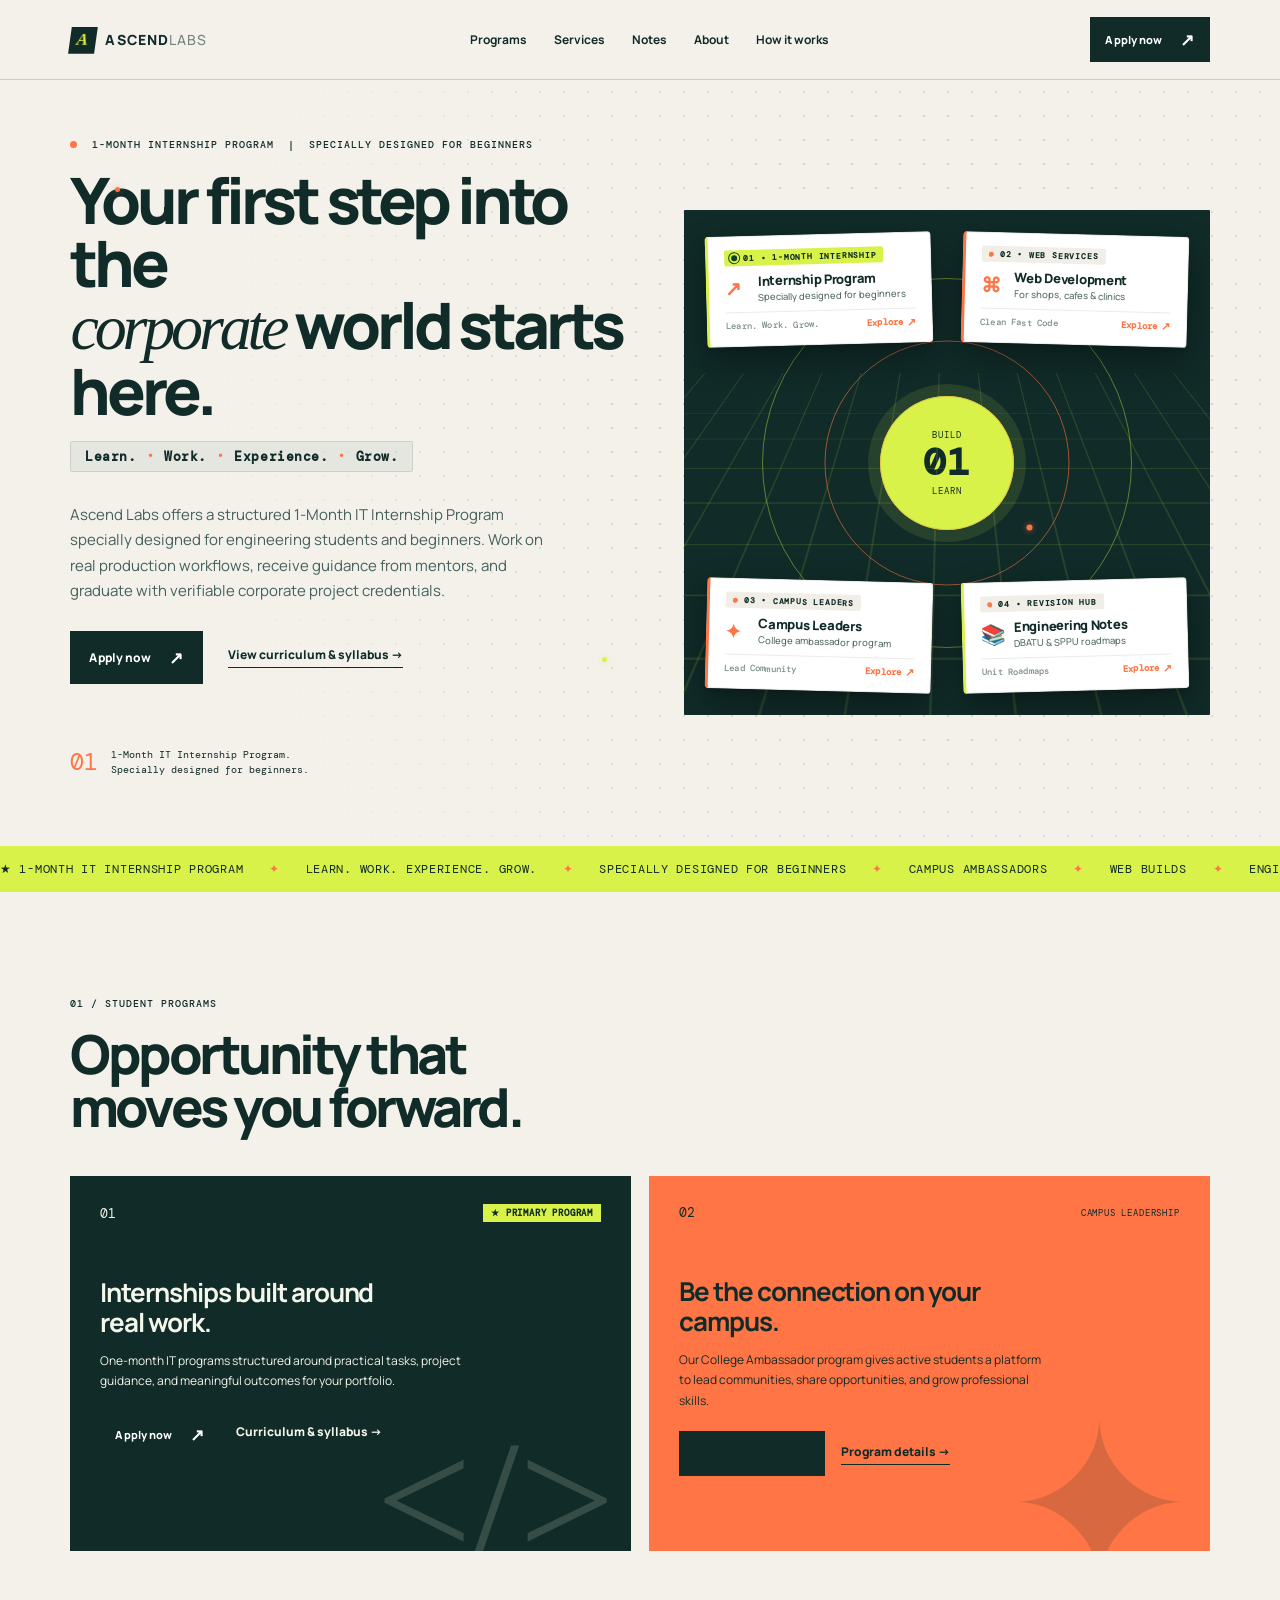
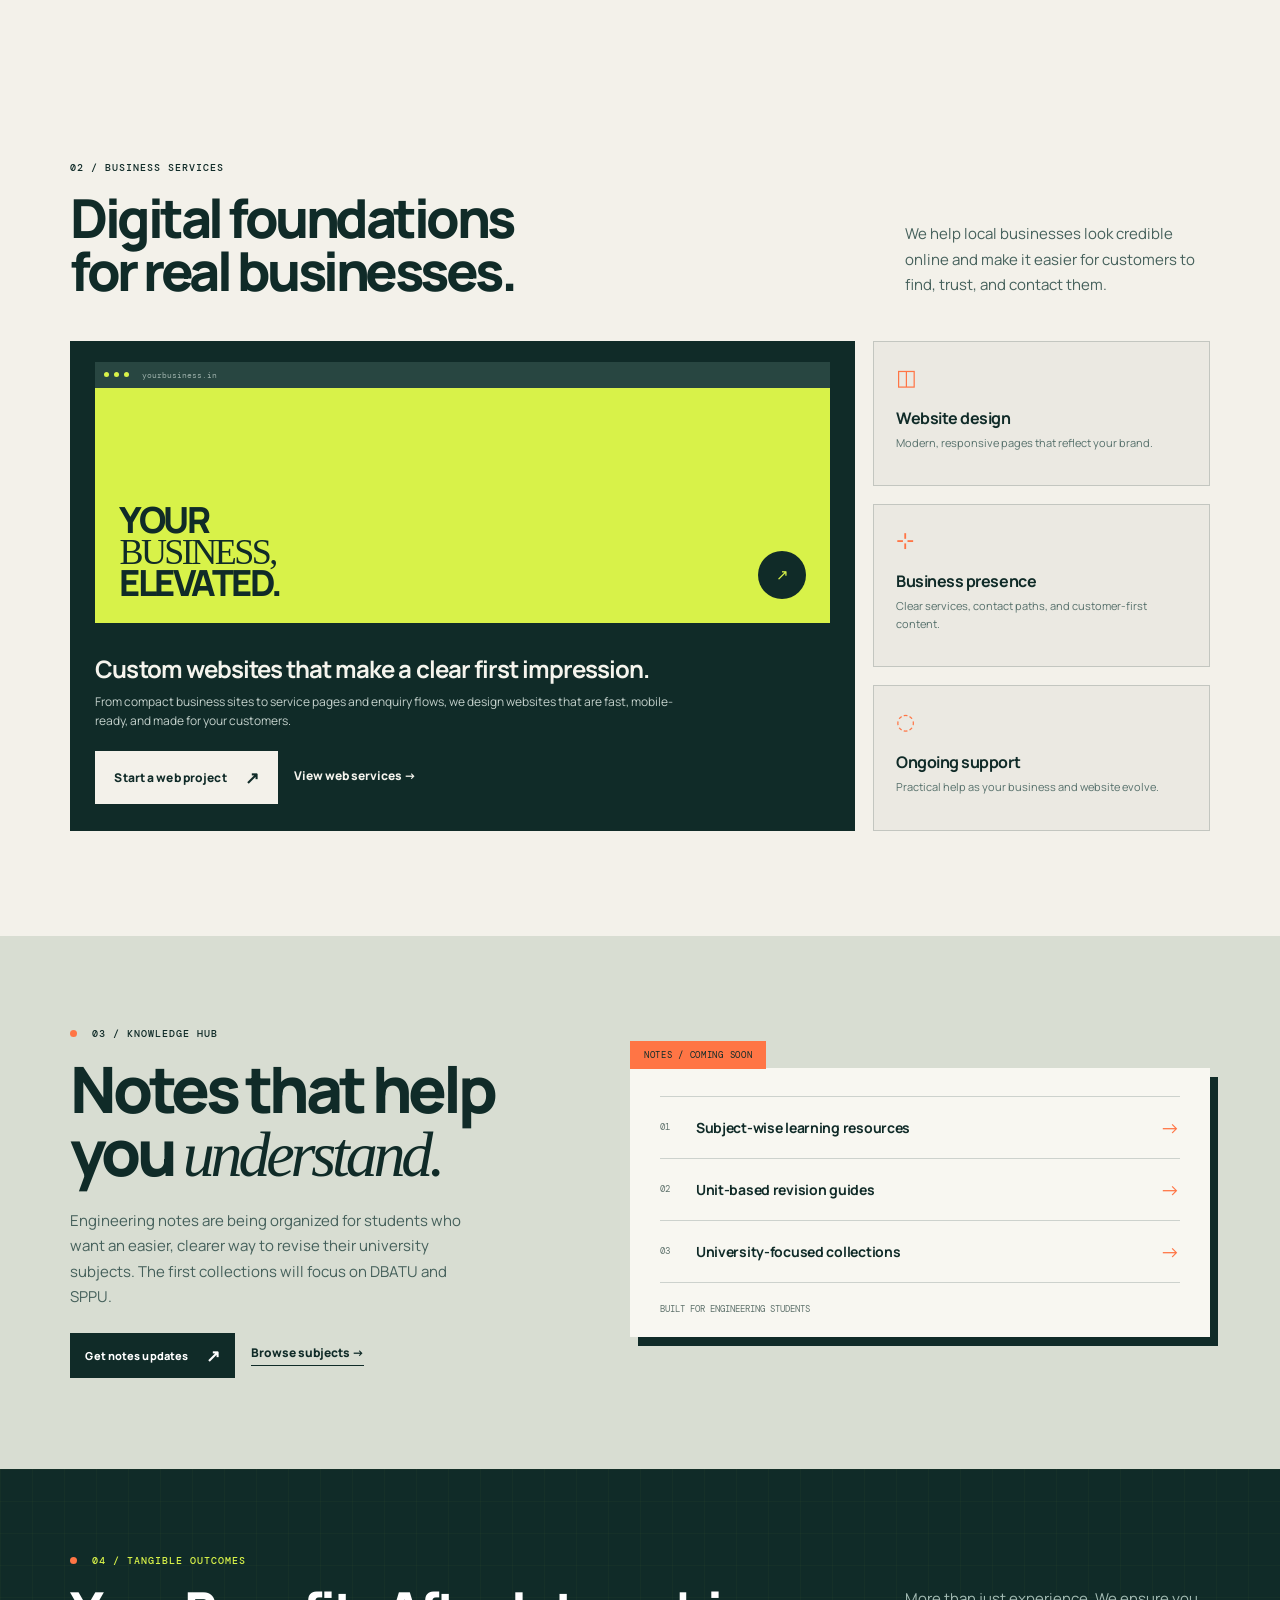
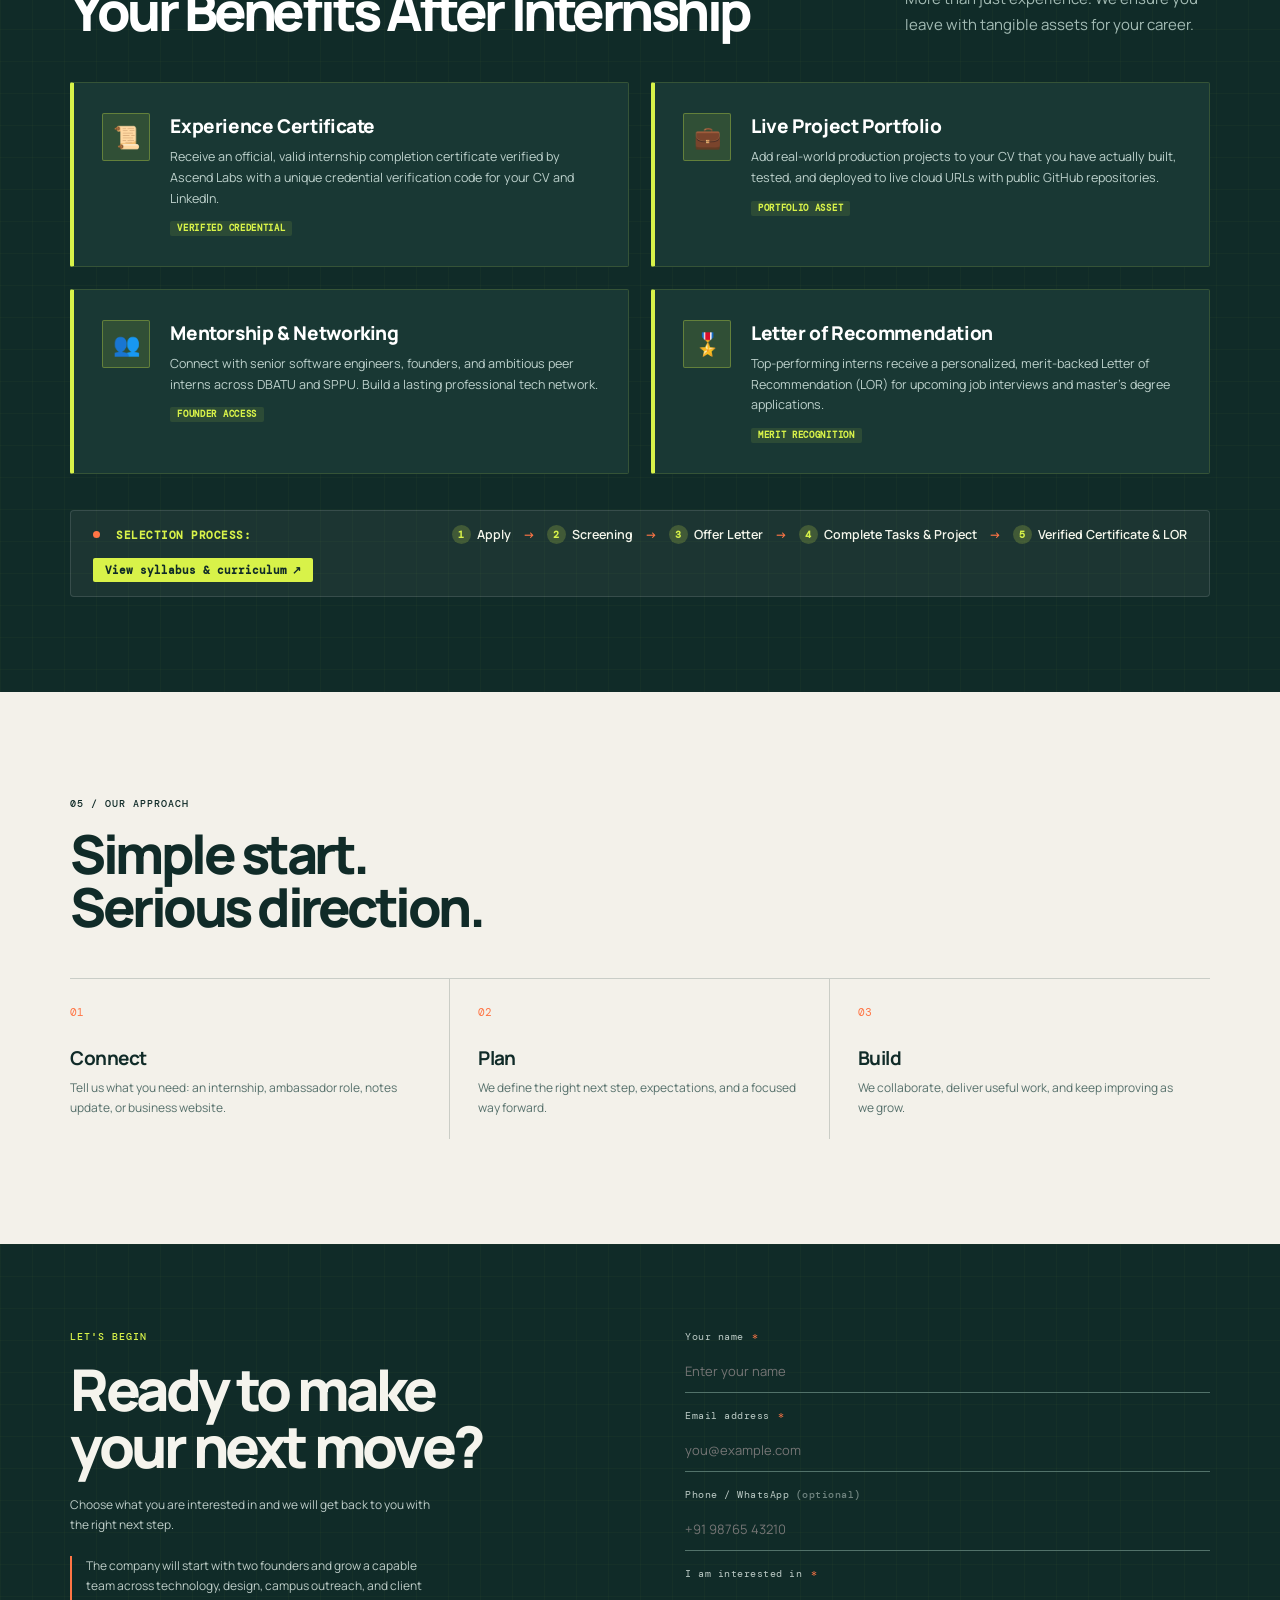
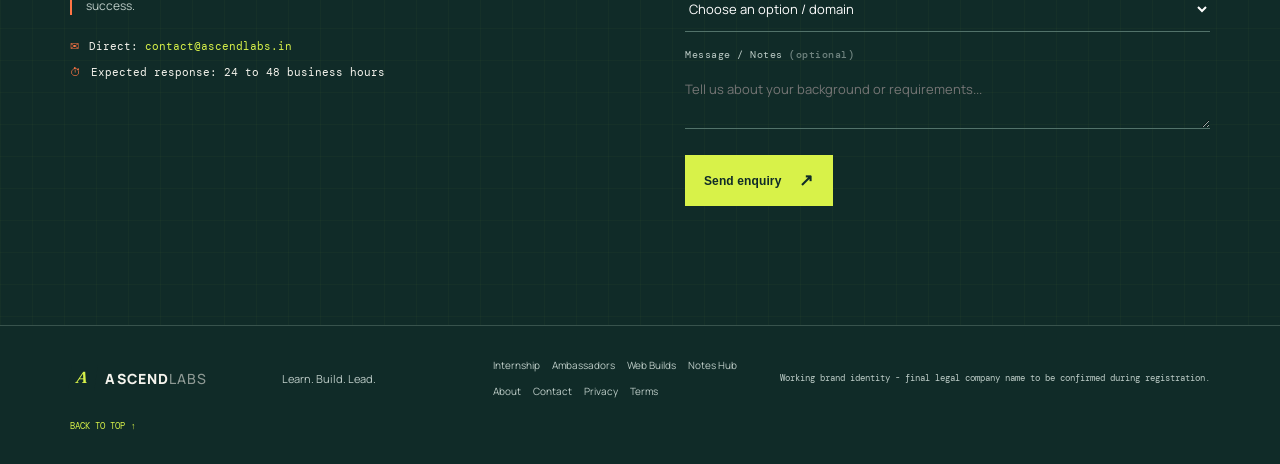
<file: index.html>
<!doctype html>
<html lang="en">
  <head>
    <meta charset="UTF-8" />
    <meta name="viewport" content="width=device-width, initial-scale=1.0" />
    <meta name="description" content="A launch-ready technology website for internships, college ambassadors, business websites, and engineering notes." />
    <title>Ascend Labs | Learn Build Lead</title>
    <link rel="preconnect" href="https://fonts.googleapis.com" />
    <link rel="preconnect" href="https://fonts.gstatic.com" crossorigin />
    <link href="https://fonts.googleapis.com/css2?family=DM+Mono:wght@400;500&family=Manrope:wght@400;500;600;700;800&display=swap" rel="stylesheet" />
    <link rel="stylesheet" href="styles.css" />
  </head>
  <body>
    <header class="site-header">
      <a class="brand" href="#top" aria-label="Ascend Labs home"><span class="brand-symbol">A</span><span>ASCEND<span class="muted">LABS</span></span></a>
      <nav class="nav" aria-label="Main navigation">
        <a href="#programs">Programs</a><a href="#services">Services</a><a href="#notes">Notes</a><a href="about.html">About</a><a href="#process">How it works</a>
      </nav>
      <a class="button button-small nav-cta" href="#contact" data-select-domain="Internship: Web Development">Apply now <span>↗</span></a>
      <button class="menu-toggle" aria-label="Open menu" aria-expanded="false">☰</button>
    </header>

    <main id="top">
      <section class="hero section-shell">
        <div class="background-dot-field" aria-hidden="true"></div>
        <span class="accent-dot accent-dot-orange hero-dot-1" aria-hidden="true"></span>
        <span class="accent-dot accent-dot-lime hero-dot-2" aria-hidden="true"></span>
        <div class="hero-copy">
          <p class="eyebrow"><span class="status-dot"></span> 1-MONTH INTERNSHIP PROGRAM &nbsp;|&nbsp; SPECIALLY DESIGNED FOR BEGINNERS</p>
          <h1>Your first step into the<br /><em>corporate</em> world starts here.</h1>
          <div class="hero-motto-row">
            <span class="motto-item">Learn.</span>
            <span class="motto-sep">•</span>
            <span class="motto-item">Work.</span>
            <span class="motto-sep">•</span>
            <span class="motto-item">Experience.</span>
            <span class="motto-sep">•</span>
            <span class="motto-item">Grow.</span>
          </div>
          <p class="hero-text">Ascend Labs offers a structured 1-Month IT Internship Program specially designed for engineering students and beginners. Work on real production workflows, receive guidance from mentors, and graduate with verifiable corporate project credentials.</p>
          <div class="hero-actions">
            <a class="button" href="#contact" data-select-domain="Internship: Web Development">Apply now <span>↗</span></a>
            <a class="text-link" href="internship.html">View curriculum & syllabus <span>→</span></a>
          </div>
          <div class="hero-trust"><span>01</span><p>1-Month IT Internship Program.<br />Specially designed for beginners.</p></div>
        </div>
        <div class="hero-art" aria-label="Abstract technology illustration">
          <div class="background-signal-grid grid-plane" aria-hidden="true"></div>
          <div class="background-orbit orbit orbit-one" aria-hidden="true">
            <span class="orbit-flow-node node-lime" aria-hidden="true"></span>
          </div>
          <div class="background-orbit orbit orbit-two" aria-hidden="true">
            <span class="orbit-flow-node node-orange" aria-hidden="true"></span>
          </div>
          <div class="signal-pulse signal-pulse-1" aria-hidden="true"></div>
          <div class="signal-pulse signal-pulse-2" aria-hidden="true"></div>
          <!-- 4 Professional Interactive Cards in White (Orange Animation on Hover) -->
          <!-- 1. Corner 1 (Top-Left): 1-Month IT Internship Program -->
          <a href="internship.html" class="hero-quad-card quad-intern" aria-label="1-Month IT Internship Program - Primary Program">
            <div class="quad-card-badge badge-lime">
              <span class="live-pulse"></span>
              <span>01 • 1-MONTH INTERNSHIP</span>
            </div>
            <div class="quad-card-body">
              <span class="quad-card-icon">↗</span>
              <div class="quad-card-info">
                <b>Internship Program</b>
                <small>Specially designed for beginners</small>
              </div>
            </div>
            <div class="quad-card-footer">
              <span class="quad-motto">Learn. Work. Grow.</span>
              <span class="quad-action">Explore <i>↗</i></span>
            </div>
          </a>

          <!-- 2. Corner 2 (Top-Right): Website Development for Businesses -->
          <a href="web-development.html" class="hero-quad-card quad-web" aria-label="Website Development for Businesses">
            <div class="quad-card-badge">
              <span class="badge-dot"></span>
              <span>02 • WEB SERVICES</span>
            </div>
            <div class="quad-card-body">
              <span class="quad-card-icon">⌘</span>
              <div class="quad-card-info">
                <b>Web Development</b>
                <small>For shops, cafes & clinics</small>
              </div>
            </div>
            <div class="quad-card-footer">
              <span class="quad-motto">Clean Fast Code</span>
              <span class="quad-action">Explore <i>↗</i></span>
            </div>
          </a>

          <!-- 3. Corner 3 (Bottom-Left): College Ambassador Program -->
          <a href="campus-ambassador.html" class="hero-quad-card quad-amb" aria-label="College Ambassador Leadership Program">
            <div class="quad-card-badge">
              <span class="badge-dot"></span>
              <span>03 • CAMPUS LEADERS</span>
            </div>
            <div class="quad-card-body">
              <span class="quad-card-icon quad-icon-star">✦</span>
              <div class="quad-card-info">
                <b>Campus Leaders</b>
                <small>College ambassador program</small>
              </div>
            </div>
            <div class="quad-card-footer">
              <span class="quad-motto">Lead Community</span>
              <span class="quad-action">Explore <i>↗</i></span>
            </div>
          </a>

          <!-- 4. Corner 4 (Bottom-Right): Engineering Notes Hub -->
          <a href="engineering-notes.html" class="hero-quad-card quad-notes" aria-label="Engineering Notes Hub DBATU and SPPU">
            <div class="quad-card-badge">
              <span class="badge-dot"></span>
              <span>04 • REVISION HUB</span>
            </div>
            <div class="quad-card-body">
              <span class="quad-card-icon">📚</span>
              <div class="quad-card-info">
                <b>Engineering Notes</b>
                <small>DBATU & SPPU roadmaps</small>
              </div>
            </div>
            <div class="quad-card-footer">
              <span class="quad-motto">Unit Roadmaps</span>
              <span class="quad-action">Explore <i>↗</i></span>
            </div>
          </a>

          <div class="core"><span>BUILD</span><strong>01</strong><span>LEARN</span></div>
          <p class="art-label label-top">FROM CAMPUS TO CREATION</p>
        </div>
      </section>

      <section class="ticker" aria-label="Our focus"><div>★ 1-MONTH IT INTERNSHIP PROGRAM <i>✦</i> LEARN. WORK. EXPERIENCE. GROW. <i>✦</i> SPECIALLY DESIGNED FOR BEGINNERS <i>✦</i> CAMPUS AMBASSADORS <i>✦</i> WEB BUILDS <i>✦</i> ENGINEERING NOTES <i>✦</i> 1-MONTH IT INTERNSHIP PROGRAM <i>✦</i></div></section>

      <section id="programs" class="programs section-shell">
        <div class="section-intro"><p class="eyebrow">01 / STUDENT PROGRAMS</p><h2>Opportunity that<br />moves you forward.</h2></div>
        <div class="program-grid">
          <article class="feature-card dark-card">
            <div><span class="number">01</span><span class="mini-tag" style="background: var(--lime); color: var(--ink); padding: 3px 8px; font-weight: 800;">★ PRIMARY PROGRAM</span></div>
            <h3>Internships built around real work.</h3>
            <p>One-month IT programs structured around practical tasks, project guidance, and meaningful outcomes for your portfolio.</p>
            <div style="display: flex; gap: 16px; align-items: center; margin-top: 20px; flex-wrap: wrap;">
              <a href="#contact" data-select-domain="Internship: Web Development" class="button button-small">Apply now <span>↗</span></a>
              <a href="internship.html" class="text-link" style="color: var(--muted-lime);">Curriculum & syllabus <span>→</span></a>
            </div>
            <div class="line-art code-art">&lt;/&gt;</div>
          </article>
          <article class="feature-card accent-card">
            <div><span class="number">02</span><span class="mini-tag">CAMPUS LEADERSHIP</span></div>
            <h3>Be the connection on your campus.</h3>
            <p>Our College Ambassador program gives active students a platform to lead communities, share opportunities, and grow professional skills.</p>
            <div style="display: flex; gap: 16px; align-items: center; margin-top: 20px; flex-wrap: wrap;">
              <a href="#contact" data-select-domain="College Ambassador Program" class="button button-small" style="background: var(--ink); color: var(--paper);">Apply as leader <span>↗</span></a>
              <a href="campus-ambassador.html" class="text-link" style="color: var(--ink);">Program details <span>→</span></a>
            </div>
            <div class="line-art star-art">✦</div>
          </article>
        </div>
      </section>

      <!-- 02 / BUSINESS SERVICES -->
      <section id="services" class="service-section section-shell">
        <div class="section-head"><div><p class="eyebrow">02 / BUSINESS SERVICES</p><h2>Digital foundations<br />for real businesses.</h2></div><p>We help local businesses look credible online and make it easier for customers to find, trust, and contact them.</p></div>
        <div class="service-layout">
          <article class="service-main"><div class="browser"><span></span><span></span><span></span><i>yourbusiness.in</i></div><div class="site-preview"><p>YOUR<br /><b>BUSINESS,</b><br />ELEVATED.</p><div class="preview-circle">↗</div></div><h3>Custom websites that make a clear first impression.</h3><p>From compact business sites to service pages and enquiry flows, we design websites that are fast, mobile-ready, and made for your customers.</p><div style="display: flex; gap: 16px; align-items: center; margin-top: 20px; flex-wrap: wrap;"><a href="#contact" data-select-domain="Website Development" class="button button-light">Start a web project <span>↗</span></a> <a href="web-development.html" class="text-link" style="color: var(--muted-lime);">View web services <span>→</span></a></div></article>
          <div class="service-side"><article><span class="side-icon">◫</span><h3>Website design</h3><p>Modern, responsive pages that reflect your brand.</p></article><article><span class="side-icon">⊹</span><h3>Business presence</h3><p>Clear services, contact paths, and customer-first content.</p></article><article><span class="side-icon">◌</span><h3>Ongoing support</h3><p>Practical help as your business and website evolve.</p></article></div>
        </div>
      </section>

      <!-- 03 / KNOWLEDGE HUB -->
      <section id="notes" class="notes-section">
        <div class="section-shell notes-wrap"><div class="notes-copy"><p class="eyebrow"><span class="status-dot"></span> 03 / KNOWLEDGE HUB</p><h2>Notes that help<br />you <em>understand.</em></h2><p>Engineering notes are being organized for students who want an easier, clearer way to revise their university subjects. The first collections will focus on DBATU and SPPU.</p><div style="display: flex; gap: 16px; align-items: center; margin-top: 20px; flex-wrap: wrap;"><a class="button button-small" href="#contact" data-select-domain="Engineering Notes">Get notes updates <span>↗</span></a> <a class="text-link" href="engineering-notes.html">Browse subjects <span>→</span></a></div></div><div class="notes-panel"><div class="folder-tab">NOTES / COMING SOON</div><div class="note-list"><a href="#contact" data-select-domain="Engineering Notes" style="text-decoration:none; color:inherit;"><div><span>01</span><b>Subject-wise learning resources</b><i>→</i></div></a><a href="#contact" data-select-domain="Engineering Notes" style="text-decoration:none; color:inherit;"><div><span>02</span><b>Unit-based revision guides</b><i>→</i></div></a><a href="#contact" data-select-domain="Engineering Notes" style="text-decoration:none; color:inherit;"><div><span>03</span><b>University-focused collections</b><i>→</i></div></a></div><p class="mono">BUILT FOR ENGINEERING STUDENTS</p></div></div>
      </section>

      <!-- 04 / ADVANTAGES OF INTERNSHIP & SELECTION PROCESS STRIP -->
      <section id="benefits" class="benefits-section section-shell">
        <div class="dark-panel-grid" aria-hidden="true"></div>
        <div class="section-head">
          <div>
            <p class="eyebrow"><span class="status-dot"></span> 04 / TANGIBLE OUTCOMES</p>
            <h2>Your Benefits After Internship</h2>
          </div>
          <p>More than just experience. We ensure you leave with tangible assets for your career.</p>
        </div>

        <div class="benefits-grid">
          <article class="benefit-card">
            <div class="benefit-icon-box">📜</div>
            <div class="benefit-body">
              <h3>Experience Certificate</h3>
              <p>Receive an official, valid internship completion certificate verified by Ascend Labs with a unique credential verification code for your CV and LinkedIn.</p>
              <span class="benefit-tag">VERIFIED CREDENTIAL</span>
            </div>
          </article>

          <article class="benefit-card">
            <div class="benefit-icon-box">💼</div>
            <div class="benefit-body">
              <h3>Live Project Portfolio</h3>
              <p>Add real-world production projects to your CV that you have actually built, tested, and deployed to live cloud URLs with public GitHub repositories.</p>
              <span class="benefit-tag">PORTFOLIO ASSET</span>
            </div>
          </article>

          <article class="benefit-card">
            <div class="benefit-icon-box">👥</div>
            <div class="benefit-body">
              <h3>Mentorship &amp; Networking</h3>
              <p>Connect with senior software engineers, founders, and ambitious peer interns across DBATU and SPPU. Build a lasting professional tech network.</p>
              <span class="benefit-tag">FOUNDER ACCESS</span>
            </div>
          </article>

          <article class="benefit-card">
            <div class="benefit-icon-box">🎖️</div>
            <div class="benefit-body">
              <h3>Letter of Recommendation</h3>
              <p>Top-performing interns receive a personalized, merit-backed Letter of Recommendation (LOR) for upcoming job interviews and master's degree applications.</p>
              <span class="benefit-tag">MERIT RECOGNITION</span>
            </div>
          </article>
        </div>

        <!-- Selection Process as a compact line strip (minimal vertical space) -->
        <div class="selection-process-strip" aria-label="Internship Selection Process">
          <div class="strip-label">
            <span class="status-dot"></span>
            <span>SELECTION PROCESS:</span>
          </div>
          <div class="strip-steps">
            <span class="strip-step"><i class="step-num">1</i> Apply</span>
            <span class="strip-arrow">→</span>
            <span class="strip-step"><i class="step-num">2</i> Screening</span>
            <span class="strip-arrow">→</span>
            <span class="strip-step"><i class="step-num">3</i> Offer Letter</span>
            <span class="strip-arrow">→</span>
            <span class="strip-step"><i class="step-num">4</i> Complete Tasks & Project</span>
            <span class="strip-arrow">→</span>
            <span class="strip-step"><i class="step-num">5</i> Verified Certificate & LOR</span>
          </div>
          <a href="internship.html" class="strip-link">View syllabus & curriculum <span>↗</span></a>
        </div>
      </section>

      <!-- 05 / OUR APPROACH -->
      <section id="process" class="process section-shell"><div class="section-intro"><p class="eyebrow">05 / OUR APPROACH</p><h2>Simple start.<br />Serious direction.</h2></div><div class="steps"><article><span>01</span><h3>Connect</h3><p>Tell us what you need: an internship, ambassador role, notes update, or business website.</p></article><article><span>02</span><h3>Plan</h3><p>We define the right next step, expectations, and a focused way forward.</p></article><article><span>03</span><h3>Build</h3><p>We collaborate, deliver useful work, and keep improving as we grow.</p></article></div></section>

      <section id="contact" class="contact section-shell">
        <div class="dark-panel-grid" aria-hidden="true"></div>
        <div class="contact-copy">
          <p class="eyebrow">LET'S BEGIN</p>
          <h2>Ready to make<br />your next move?</h2>
          <p>Choose what you are interested in and we will get back to you with the right next step.</p>
          <p class="contact-note">The company will start with two founders and grow a capable team across technology, design, campus outreach, and client success.</p>
          <div class="contact-channels" style="margin-top: 24px;">
            <div class="channel-item">
              <span class="channel-icon">✉</span>
              <span>Direct: <a href="mailto:contact@ascendlabs.in" data-config="contactEmail">contact@ascendlabs.in</a></span>
            </div>
            <div class="channel-item">
              <span class="channel-icon">⏱</span>
              <span>Expected response: 24 to 48 business hours</span>
            </div>
          </div>
        </div>

        <form id="interest-form" class="contact-form" novalidate>
          <label>Your name <span class="req">*</span>
            <input required name="name" placeholder="Enter your name" />
            <span class="field-error-msg"></span>
          </label>

          <label>Email address <span class="req">*</span>
            <input required type="email" name="email" placeholder="you@example.com" />
            <span class="field-error-msg"></span>
          </label>

          <label>Phone / WhatsApp <span class="muted">(optional)</span>
            <input type="tel" name="phone" placeholder="+91 98765 43210" />
            <span class="field-error-msg"></span>
          </label>

          <label>I am interested in <span class="req">*</span>
            <select required name="interest">
              <option value="" disabled selected>Choose an option / domain</option>
              <optgroup label="1-Month IT Internship Domains">
                <option value="Internship: Web Development">Internship: Web Development</option>
                <option value="Internship: Python Programming">Internship: Python Programming</option>
                <option value="Internship: Java Development">Internship: Java Development</option>
                <option value="Internship: Data Science & ML">Internship: Data Science & ML</option>
                <option value="Internship: UI/UX & Frontend">Internship: UI/UX & Frontend</option>
                <option value="Internship: Cloud & DevOps">Internship: Cloud & DevOps</option>
              </optgroup>
              <optgroup label="Other Programs & Services">
                <option value="College Ambassador Program">College Ambassador Program</option>
                <option value="Website Development">Website Development (For Businesses)</option>
                <option value="Engineering Notes">Engineering Notes</option>
              </optgroup>
            </select>
            <span class="field-error-msg"></span>
          </label>

          <!-- Conditional College Field -->
          <div id="college-field-group" class="field-group conditional-field">
            <label>College / University Name <span class="req">*</span>
              <input name="college" placeholder="e.g. DBATU Lonere, SPPU Pune, etc." />
              <span class="field-error-msg"></span>
            </label>
          </div>

          <!-- Conditional Business Field -->
          <div id="business-field-group" class="field-group conditional-field">
            <label>Business / Organization Name <span class="req">*</span>
              <input name="business" placeholder="e.g. Cafe Botanica, Spark Dental, etc." />
              <span class="field-error-msg"></span>
            </label>
          </div>

          <label>Message / Notes <span class="muted">(optional)</span>
            <textarea name="message" rows="2" placeholder="Tell us about your background or requirements..."></textarea>
          </label>

          <button class="button" type="submit">Send enquiry <span>↗</span></button>
          <p class="form-message" aria-live="polite"></p>
        </form>
      </section>
    </main>

    <footer>
      <a class="brand" href="#top"><span class="brand-symbol">A</span><span data-config="brandName">ASCEND<span class="muted">LABS</span></span></a>
      <p>Learn. Build. Lead.</p>
      <div class="footer-nav">
        <a href="internship.html">Internship</a>
        <a href="campus-ambassador.html">Ambassadors</a>
        <a href="web-development.html">Web Builds</a>
        <a href="engineering-notes.html">Notes Hub</a>
        <a href="about.html">About</a>
        <a href="contact.html">Contact</a>
        <a href="privacy-policy.html">Privacy</a>
        <a href="terms.html">Terms</a>
      </div>
      <p class="footer-note" data-config="legalNotice">Working brand identity - final legal company name to be confirmed during registration.</p>
      <a href="#top" class="back-top">BACK TO TOP ↑</a>
    </footer>

    <script src="site-config.js"></script>
    <script src="script.js"></script>
  </body>
</html>
</file>
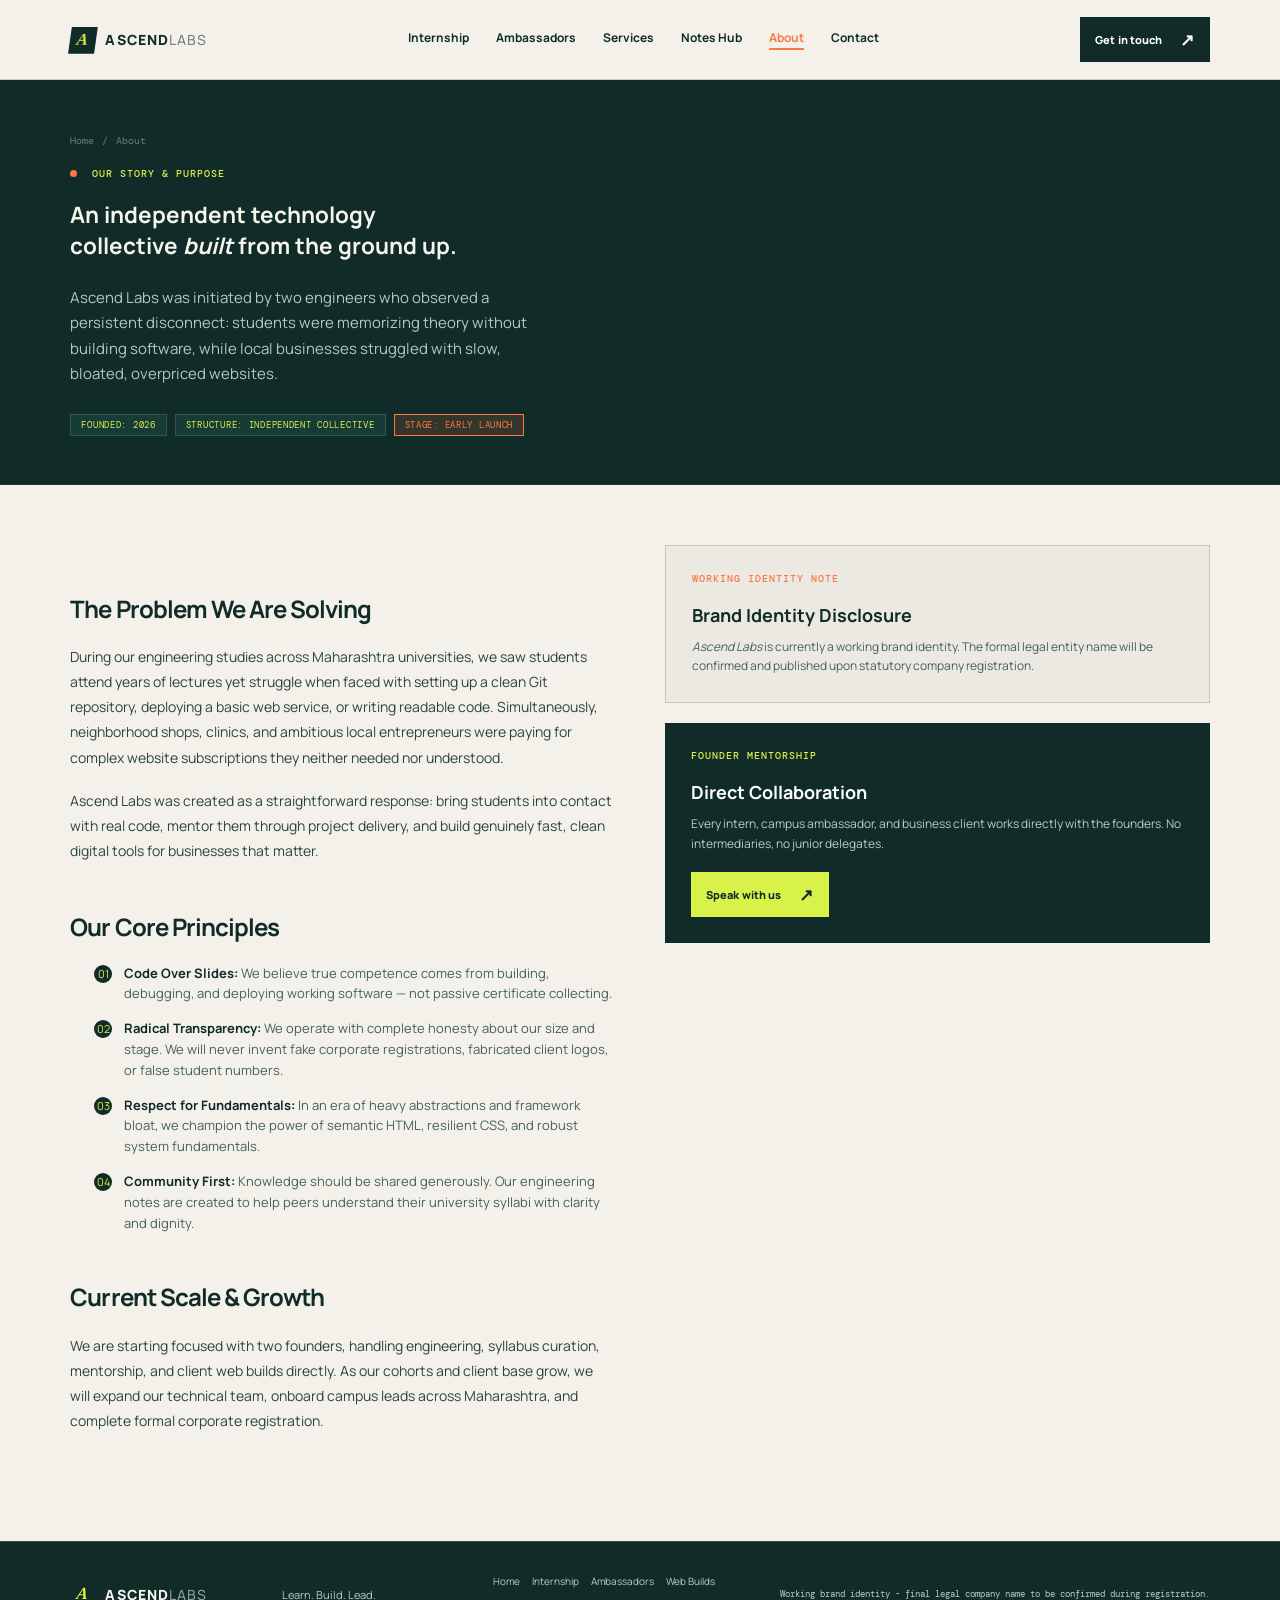
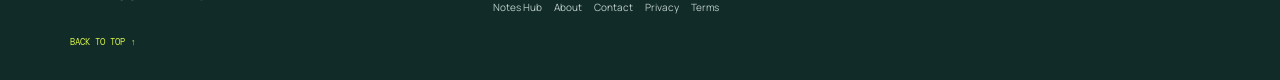
<file: about.html>
<!doctype html>
<html lang="en">
  <head>
    <meta charset="UTF-8" />
    <meta name="viewport" content="width=device-width, initial-scale=1.0" />
    <meta name="description" content="About Ascend Labs — an independent technology collective founded to bridge engineering education with real software delivery." />
    <title>About | Ascend Labs</title>
    <link rel="preconnect" href="https://fonts.googleapis.com" />
    <link rel="preconnect" href="https://fonts.gstatic.com" crossorigin />
    <link href="https://fonts.googleapis.com/css2?family=DM+Mono:wght@400;500&family=Manrope:wght@400;500;600;700;800&display=swap" rel="stylesheet" />
    <link rel="stylesheet" href="styles.css" />
  </head>
  <body>
    <a href="#main" class="skip-link">Skip to content</a>

    <header class="site-header">
      <a class="brand" href="index.html" aria-label="Ascend Labs home"><span class="brand-symbol">A</span><span data-config="brandName">ASCEND<span class="muted">LABS</span></span></a>
      <nav class="nav" aria-label="Main navigation">
        <a href="internship.html">Internship</a>
        <a href="campus-ambassador.html">Ambassadors</a>
        <a href="web-development.html">Services</a>
        <a href="engineering-notes.html">Notes Hub</a>
        <a href="about.html">About</a>
        <a href="contact.html">Contact</a>
      </nav>
      <a class="button button-small nav-cta" href="contact.html">Get in touch <span>↗</span></a>
      <button class="menu-toggle" aria-label="Open menu" aria-expanded="false">☰</button>
    </header>

    <main id="main">
      <section class="subpage-hero subpage-hero-dark section-shell">
        <div class="breadcrumb">
          <a href="index.html">Home</a> <span>/</span>
          <span>About</span>
        </div>
        <p class="eyebrow"><span class="status-dot"></span> OUR STORY & PURPOSE</p>
        <h1>An independent technology<br />collective <em>built</em> from the ground up.</h1>
        <p class="hero-text">Ascend Labs was initiated by two engineers who observed a persistent disconnect: students were memorizing theory without building software, while local businesses struggled with slow, bloated, overpriced websites.</p>
        
        <div class="meta-badges">
          <span class="badge badge-dark">FOUNDED: 2026</span>
          <span class="badge badge-dark">STRUCTURE: INDEPENDENT COLLECTIVE</span>
          <span class="badge badge-orange">STAGE: EARLY LAUNCH</span>
        </div>
      </section>

      <!-- Editorial Prose -->
      <section class="section-shell legal-shell">
        <div class="two-col-block" style="align-items: start;">
          <div class="legal-prose">
            <h2>The Problem We Are Solving</h2>
            <p>During our engineering studies across Maharashtra universities, we saw students attend years of lectures yet struggle when faced with setting up a clean Git repository, deploying a basic web service, or writing readable code. Simultaneously, neighborhood shops, clinics, and ambitious local entrepreneurs were paying for complex website subscriptions they neither needed nor understood.</p>
            <p>Ascend Labs was created as a straightforward response: bring students into contact with real code, mentor them through project delivery, and build genuinely fast, clean digital tools for businesses that matter.</p>

            <h2>Our Core Principles</h2>
            <ul class="checklist">
              <li>
                <span class="check-icon">01</span>
                <div><strong>Code Over Slides:</strong> We believe true competence comes from building, debugging, and deploying working software — not passive certificate collecting.</div>
              </li>
              <li>
                <span class="check-icon">02</span>
                <div><strong>Radical Transparency:</strong> We operate with complete honesty about our size and stage. We will never invent fake corporate registrations, fabricated client logos, or false student numbers.</div>
              </li>
              <li>
                <span class="check-icon">03</span>
                <div><strong>Respect for Fundamentals:</strong> In an era of heavy abstractions and framework bloat, we champion the power of semantic HTML, resilient CSS, and robust system fundamentals.</div>
              </li>
              <li>
                <span class="check-icon">04</span>
                <div><strong>Community First:</strong> Knowledge should be shared generously. Our engineering notes are created to help peers understand their university syllabi with clarity and dignity.</div>
              </li>
            </ul>

            <h2>Current Scale & Growth</h2>
            <p>We are starting focused with two founders, handling engineering, syllabus curation, mentorship, and client web builds directly. As our cohorts and client base grow, we will expand our technical team, onboard campus leads across Maharashtra, and complete formal corporate registration.</p>
          </div>

          <!-- Sidebar Box -->
          <div style="display: grid; gap: 20px;">
            <div style="background: #ebe9e2; border: 1px solid var(--line); padding: 26px;">
              <p class="eyebrow" style="color: var(--orange);">WORKING IDENTITY NOTE</p>
              <h3 style="font-size: 18px; margin: 0 0 10px;">Brand Identity Disclosure</h3>
              <p style="font-size: 12px; line-height: 1.65; color: #45605b; margin: 0;">
                <em>Ascend Labs</em> is currently a working brand identity. The formal legal entity name will be confirmed and published upon statutory company registration.
              </p>
            </div>

            <div style="background: var(--ink); color: #f5f4ed; padding: 26px;">
              <p class="eyebrow" style="color: var(--lime);">FOUNDER MENTORSHIP</p>
              <h3 style="font-size: 18px; margin: 0 0 10px; color: white;">Direct Collaboration</h3>
              <p style="font-size: 12px; line-height: 1.65; color: #bdccc7; margin: 0 0 18px;">
                Every intern, campus ambassador, and business client works directly with the founders. No intermediaries, no junior delegates.
              </p>
              <a href="contact.html" class="button button-small" style="background: var(--lime); color: var(--ink); border-color: var(--lime);">Speak with us <span>↗</span></a>
            </div>
          </div>
        </div>
      </section>
    </main>

    <footer>
      <a class="brand" href="index.html"><span class="brand-symbol">A</span><span data-config="brandName">ASCEND<span class="muted">LABS</span></span></a>
      <p>Learn. Build. Lead.</p>
      <div class="footer-nav">
        <a href="index.html">Home</a>
        <a href="internship.html">Internship</a>
        <a href="campus-ambassador.html">Ambassadors</a>
        <a href="web-development.html">Web Builds</a>
        <a href="engineering-notes.html">Notes Hub</a>
        <a href="about.html">About</a>
        <a href="contact.html">Contact</a>
        <a href="privacy-policy.html">Privacy</a>
        <a href="terms.html">Terms</a>
      </div>
      <p class="footer-note" data-config="legalNotice">Working brand identity - final legal company name to be confirmed during registration.</p>
      <a href="#main" class="back-top">BACK TO TOP ↑</a>
    </footer>

    <script src="site-config.js"></script>
    <script src="script.js"></script>
  </body>
</html>
</file>
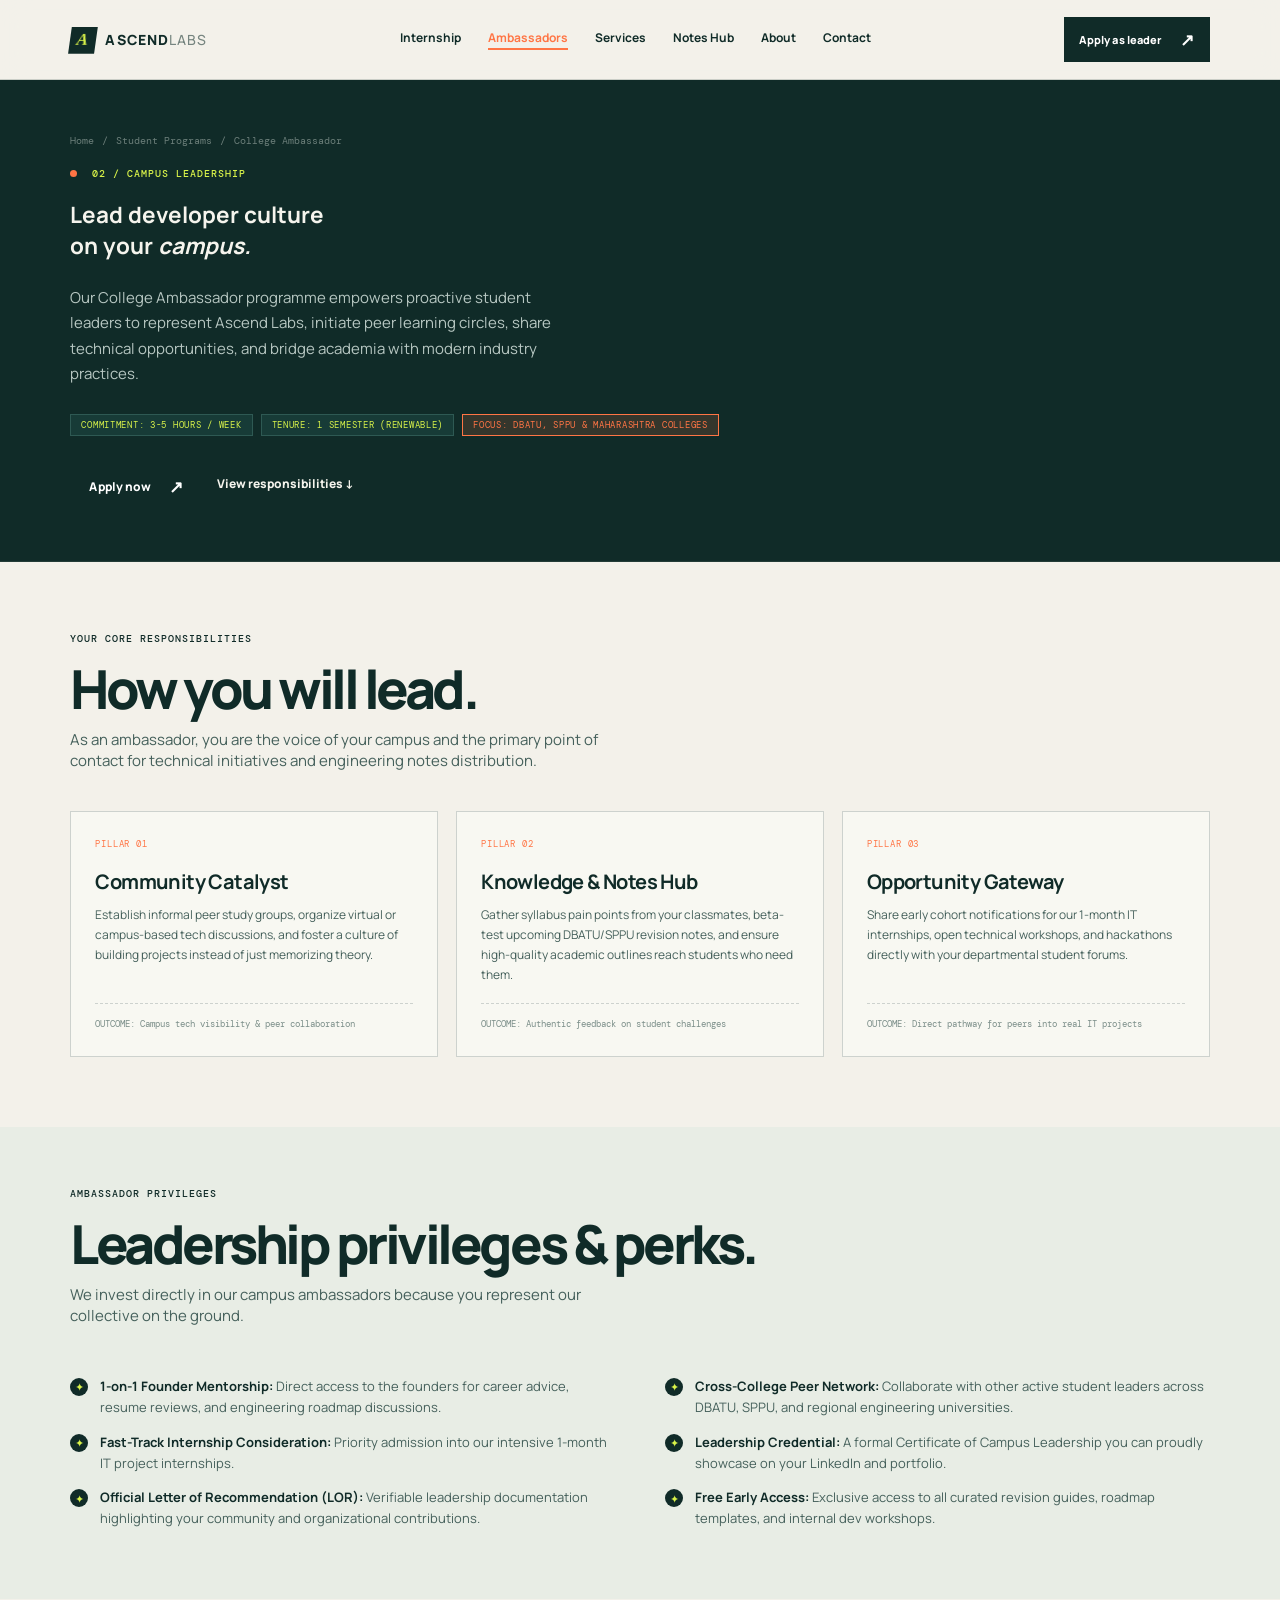
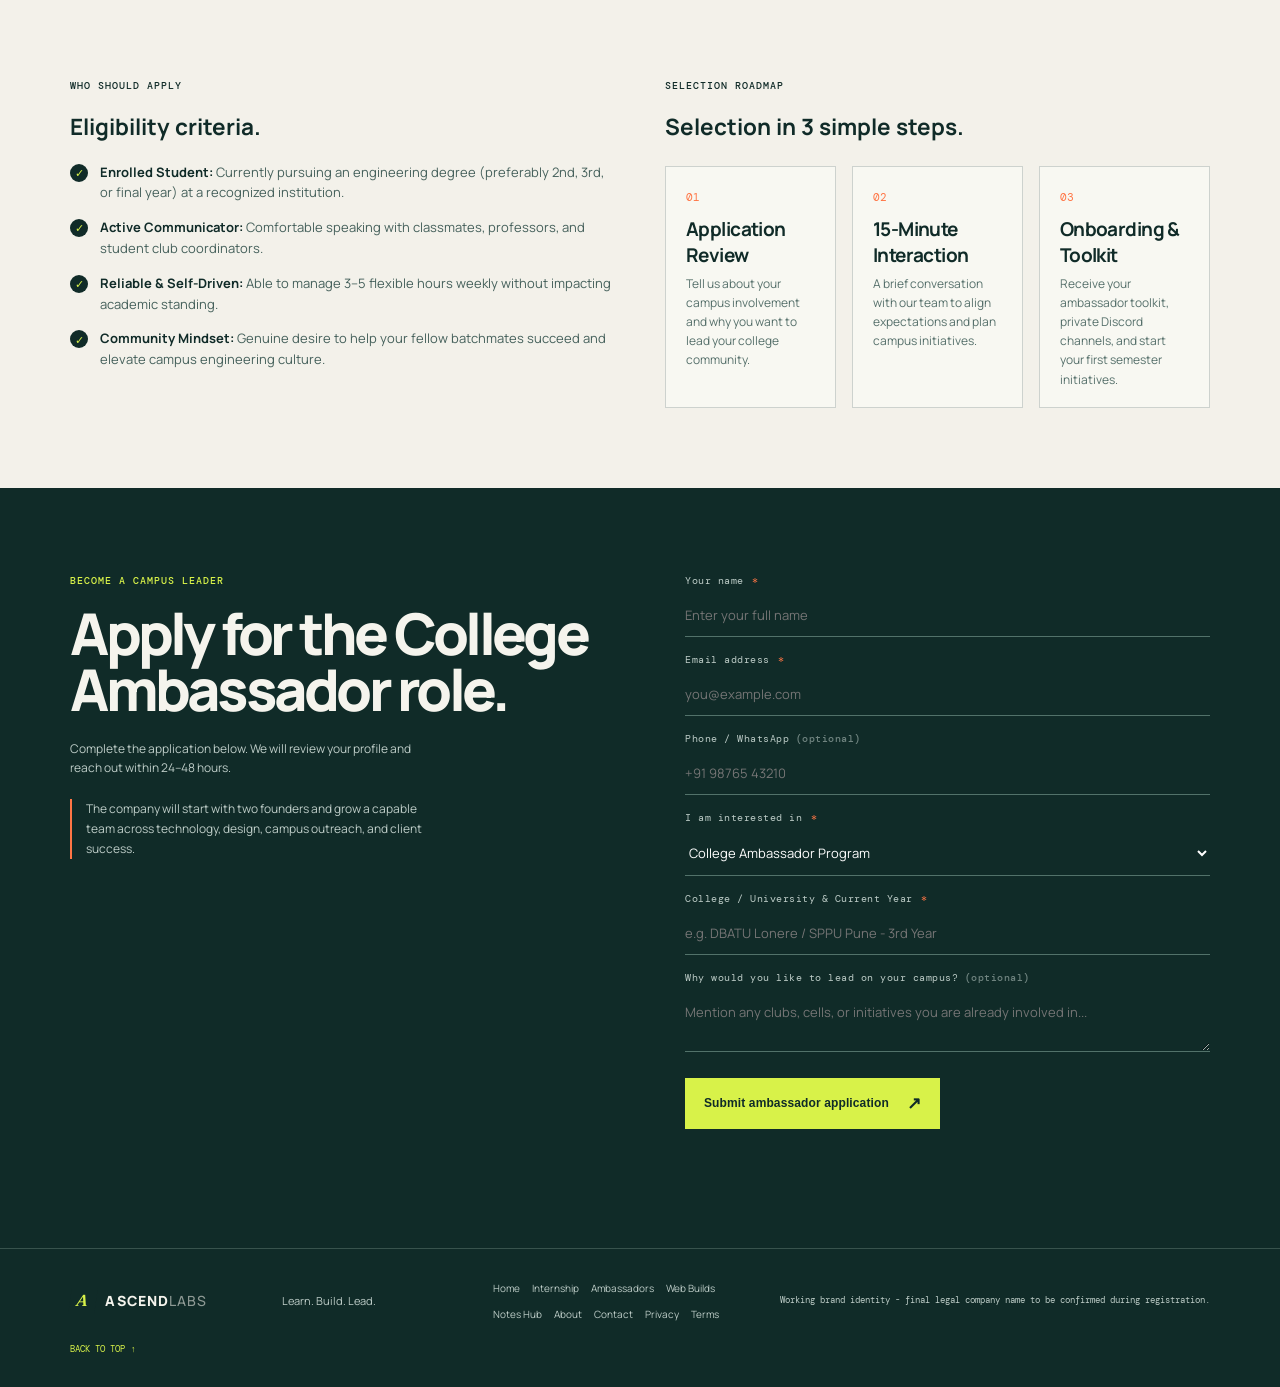
<file: campus-ambassador.html>
<!doctype html>
<html lang="en">
  <head>
    <meta charset="UTF-8" />
    <meta name="viewport" content="width=device-width, initial-scale=1.0" />
    <meta name="description" content="College Ambassador Programme for student leaders by Ascend Labs. Lead community developer culture, organize tech study circles, and gain direct mentorship from founders." />
    <title>College Ambassador Programme | Ascend Labs</title>
    <link rel="preconnect" href="https://fonts.googleapis.com" />
    <link rel="preconnect" href="https://fonts.gstatic.com" crossorigin />
    <link href="https://fonts.googleapis.com/css2?family=DM+Mono:wght@400;500&family=Manrope:wght@400;500;600;700;800&display=swap" rel="stylesheet" />
    <link rel="stylesheet" href="styles.css" />
  </head>
  <body>
    <a href="#main" class="skip-link">Skip to content</a>

    <header class="site-header">
      <a class="brand" href="index.html" aria-label="Ascend Labs home"><span class="brand-symbol">A</span><span data-config="brandName">ASCEND<span class="muted">LABS</span></span></a>
      <nav class="nav" aria-label="Main navigation">
        <a href="internship.html">Internship</a>
        <a href="campus-ambassador.html">Ambassadors</a>
        <a href="web-development.html">Services</a>
        <a href="engineering-notes.html">Notes Hub</a>
        <a href="about.html">About</a>
        <a href="contact.html">Contact</a>
      </nav>
      <a class="button button-small nav-cta" href="#apply" data-select-domain="College Ambassador Program">Apply as leader <span>↗</span></a>
      <button class="menu-toggle" aria-label="Open menu" aria-expanded="false">☰</button>
    </header>

    <main id="main">
      <section class="subpage-hero subpage-hero-dark section-shell">
        <div class="breadcrumb">
          <a href="index.html">Home</a> <span>/</span>
          <a href="index.html#programs">Student Programs</a> <span>/</span>
          <span>College Ambassador</span>
        </div>
        <p class="eyebrow"><span class="status-dot"></span> 02 / CAMPUS LEADERSHIP</p>
        <h1>Lead developer culture<br />on your <em>campus.</em></h1>
        <p class="hero-text">Our College Ambassador programme empowers proactive student leaders to represent Ascend Labs, initiate peer learning circles, share technical opportunities, and bridge academia with modern industry practices.</p>
        
        <div class="meta-badges">
          <span class="badge badge-dark">COMMITMENT: 3-5 HOURS / WEEK</span>
          <span class="badge badge-dark">TENURE: 1 SEMESTER (RENEWABLE)</span>
          <span class="badge badge-orange">FOCUS: DBATU, SPPU & MAHARASHTRA COLLEGES</span>
        </div>

        <div class="hero-actions" style="margin-top: 24px; display: flex; gap: 14px; align-items: center; flex-wrap: wrap;">
          <a class="button" href="#apply" data-select-domain="College Ambassador Program">Apply now <span>↗</span></a>
          <a class="text-link" href="#responsibilities" style="color: var(--muted-lime);">View responsibilities <span>↓</span></a>
        </div>
      </section>

      <!-- Responsibilities -->
      <section id="responsibilities" class="section-shell" style="padding-top: 70px; padding-bottom: 70px;">
        <div class="section-intro">
          <p class="eyebrow">YOUR CORE RESPONSIBILITIES</p>
          <h2>How you will lead.</h2>
          <p style="color: #45605b; max-width: 580px; margin-top: 14px;">As an ambassador, you are the voice of your campus and the primary point of contact for technical initiatives and engineering notes distribution.</p>
        </div>

        <div class="tracks-grid">
          <article class="track-card">
            <span class="mini-tag" style="color: var(--orange);">PILLAR 01</span>
            <h3>Community Catalyst</h3>
            <p>Establish informal peer study groups, organize virtual or campus-based tech discussions, and foster a culture of building projects instead of just memorizing theory.</p>
            <div class="tech-tag">OUTCOME: Campus tech visibility & peer collaboration</div>
          </article>

          <article class="track-card">
            <span class="mini-tag" style="color: var(--orange);">PILLAR 02</span>
            <h3>Knowledge & Notes Hub</h3>
            <p>Gather syllabus pain points from your classmates, beta-test upcoming DBATU/SPPU revision notes, and ensure high-quality academic outlines reach students who need them.</p>
            <div class="tech-tag">OUTCOME: Authentic feedback on student challenges</div>
          </article>

          <article class="track-card">
            <span class="mini-tag" style="color: var(--orange);">PILLAR 03</span>
            <h3>Opportunity Gateway</h3>
            <p>Share early cohort notifications for our 1-month IT internships, open technical workshops, and hackathons directly with your departmental student forums.</p>
            <div class="tech-tag">OUTCOME: Direct pathway for peers into real IT projects</div>
          </article>
        </div>
      </section>

      <!-- Benefits & Perks -->
      <section class="section-shell" style="padding-top: 60px; padding-bottom: 70px; background: #e8ede5;">
        <div class="section-intro">
          <p class="eyebrow">AMBASSADOR PRIVILEGES</p>
          <h2>Leadership privileges & perks.</h2>
          <p style="color: #45605b; max-width: 560px; margin-top: 14px;">We invest directly in our campus ambassadors because you represent our collective on the ground.</p>
        </div>

        <div class="two-col-block" style="margin-top: 30px;">
          <ul class="checklist">
            <li>
              <span class="check-icon">✦</span>
              <div><strong>1-on-1 Founder Mentorship:</strong> Direct access to the founders for career advice, resume reviews, and engineering roadmap discussions.</div>
            </li>
            <li>
              <span class="check-icon">✦</span>
              <div><strong>Fast-Track Internship Consideration:</strong> Priority admission into our intensive 1-month IT project internships.</div>
            </li>
            <li>
              <span class="check-icon">✦</span>
              <div><strong>Official Letter of Recommendation (LOR):</strong> Verifiable leadership documentation highlighting your community and organizational contributions.</div>
            </li>
          </ul>

          <ul class="checklist">
            <li>
              <span class="check-icon">✦</span>
              <div><strong>Cross-College Peer Network:</strong> Collaborate with other active student leaders across DBATU, SPPU, and regional engineering universities.</div>
            </li>
            <li>
              <span class="check-icon">✦</span>
              <div><strong>Leadership Credential:</strong> A formal Certificate of Campus Leadership you can proudly showcase on your LinkedIn and portfolio.</div>
            </li>
            <li>
              <span class="check-icon">✦</span>
              <div><strong>Free Early Access:</strong> Exclusive access to all curated revision guides, roadmap templates, and internal dev workshops.</div>
            </li>
          </ul>
        </div>
      </section>

      <!-- Eligibility & Selection Roadmap -->
      <section class="section-shell" style="padding-top: 80px; padding-bottom: 80px;">
        <div class="two-col-block">
          <div>
            <p class="eyebrow">WHO SHOULD APPLY</p>
            <h2>Eligibility criteria.</h2>
            <ul class="checklist">
              <li>
                <span class="check-icon">✓</span>
                <div><strong>Enrolled Student:</strong> Currently pursuing an engineering degree (preferably 2nd, 3rd, or final year) at a recognized institution.</div>
              </li>
              <li>
                <span class="check-icon">✓</span>
                <div><strong>Active Communicator:</strong> Comfortable speaking with classmates, professors, and student club coordinators.</div>
              </li>
              <li>
                <span class="check-icon">✓</span>
                <div><strong>Reliable & Self-Driven:</strong> Able to manage 3–5 flexible hours weekly without impacting academic standing.</div>
              </li>
              <li>
                <span class="check-icon">✓</span>
                <div><strong>Community Mindset:</strong> Genuine desire to help your fellow batchmates succeed and elevate campus engineering culture.</div>
              </li>
            </ul>
          </div>

          <div>
            <p class="eyebrow">SELECTION ROADMAP</p>
            <h2>Selection in 3 simple steps.</h2>
            <div class="steps" style="margin-top: 24px; border-top: 0; display: grid; gap: 16px;">
              <article style="border: 1px solid var(--line); padding: 18px 20px; background: #f8f8f2;">
                <span>01</span>
                <h3 style="margin: 10px 0 6px;">Application Review</h3>
                <p>Tell us about your campus involvement and why you want to lead your college community.</p>
              </article>
              <article style="border: 1px solid var(--line); padding: 18px 20px; background: #f8f8f2;">
                <span>02</span>
                <h3 style="margin: 10px 0 6px;">15-Minute Interaction</h3>
                <p>A brief conversation with our team to align expectations and plan campus initiatives.</p>
              </article>
              <article style="border: 1px solid var(--line); padding: 18px 20px; background: #f8f8f2;">
                <span>03</span>
                <h3 style="margin: 10px 0 6px;">Onboarding & Toolkit</h3>
                <p>Receive your ambassador toolkit, private Discord channels, and start your first semester initiatives.</p>
              </article>
            </div>
          </div>
        </div>
      </section>

      <!-- Application Form Area -->
      <section id="apply" class="contact section-shell">
        <div class="contact-copy">
          <p class="eyebrow">BECOME A CAMPUS LEADER</p>
          <h2>Apply for the College<br />Ambassador role.</h2>
          <p>Complete the application below. We will review your profile and reach out within 24–48 hours.</p>
          <p class="contact-note">The company will start with two founders and grow a capable team across technology, design, campus outreach, and client success.</p>
        </div>

        <form id="interest-form" class="contact-form" novalidate>
          <label>Your name <span class="req">*</span>
            <input required name="name" placeholder="Enter your full name" />
            <span class="field-error-msg"></span>
          </label>

          <label>Email address <span class="req">*</span>
            <input required type="email" name="email" placeholder="you@example.com" />
            <span class="field-error-msg"></span>
          </label>

          <label>Phone / WhatsApp <span class="muted">(optional)</span>
            <input type="tel" name="phone" placeholder="+91 98765 43210" />
            <span class="field-error-msg"></span>
          </label>

          <label>I am interested in <span class="req">*</span>
            <select required name="interest">
              <option value="College Ambassador Program" selected>College Ambassador Program</option>
              <optgroup label="1-Month IT Internship Domains">
                <option value="Internship: Web Development">Internship: Web Development</option>
                <option value="Internship: Python Programming">Internship: Python Programming</option>
                <option value="Internship: Java Development">Internship: Java Development</option>
                <option value="Internship: Data Science & ML">Internship: Data Science & ML</option>
                <option value="Internship: UI/UX & Frontend">Internship: UI/UX & Frontend</option>
                <option value="Internship: Cloud & DevOps">Internship: Cloud & DevOps</option>
                <option value="Internship Program">General IT Internship</option>
              </optgroup>
              <optgroup label="Other Programs & Services">
                <option value="Website Development">Website Development (For Businesses)</option>
                <option value="Engineering Notes">Engineering Notes (DBATU / SPPU)</option>
              </optgroup>
            </select>
            <span class="field-error-msg"></span>
          </label>

          <div id="college-field-group" class="field-group conditional-field active">
            <label>College / University & Current Year <span class="req">*</span>
              <input required name="college" placeholder="e.g. DBATU Lonere / SPPU Pune - 3rd Year" />
              <span class="field-error-msg"></span>
            </label>
          </div>

          <!-- Conditional Business Field -->
          <div id="business-field-group" class="field-group conditional-field">
            <label>Business / Organization Name <span class="req">*</span>
              <input name="business" placeholder="e.g. Cafe Botanica, Spark Dental, etc." />
              <span class="field-error-msg"></span>
            </label>
          </div>

          <label>Why would you like to lead on your campus? <span class="muted">(optional)</span>
            <textarea name="message" rows="2" placeholder="Mention any clubs, cells, or initiatives you are already involved in..."></textarea>
          </label>

          <button class="button" type="submit">Submit ambassador application <span>↗</span></button>
          <p class="form-message" aria-live="polite"></p>
        </form>
      </section>
    </main>

    <footer>
      <a class="brand" href="index.html"><span class="brand-symbol">A</span><span data-config="brandName">ASCEND<span class="muted">LABS</span></span></a>
      <p>Learn. Build. Lead.</p>
      <div class="footer-nav">
        <a href="index.html">Home</a>
        <a href="internship.html">Internship</a>
        <a href="campus-ambassador.html">Ambassadors</a>
        <a href="web-development.html">Web Builds</a>
        <a href="engineering-notes.html">Notes Hub</a>
        <a href="about.html">About</a>
        <a href="contact.html">Contact</a>
        <a href="privacy-policy.html">Privacy</a>
        <a href="terms.html">Terms</a>
      </div>
      <p class="footer-note" data-config="legalNotice">Working brand identity - final legal company name to be confirmed during registration.</p>
      <a href="#main" class="back-top">BACK TO TOP ↑</a>
    </footer>

    <script src="site-config.js"></script>
    <script src="script.js"></script>
  </body>
</html>
</file>
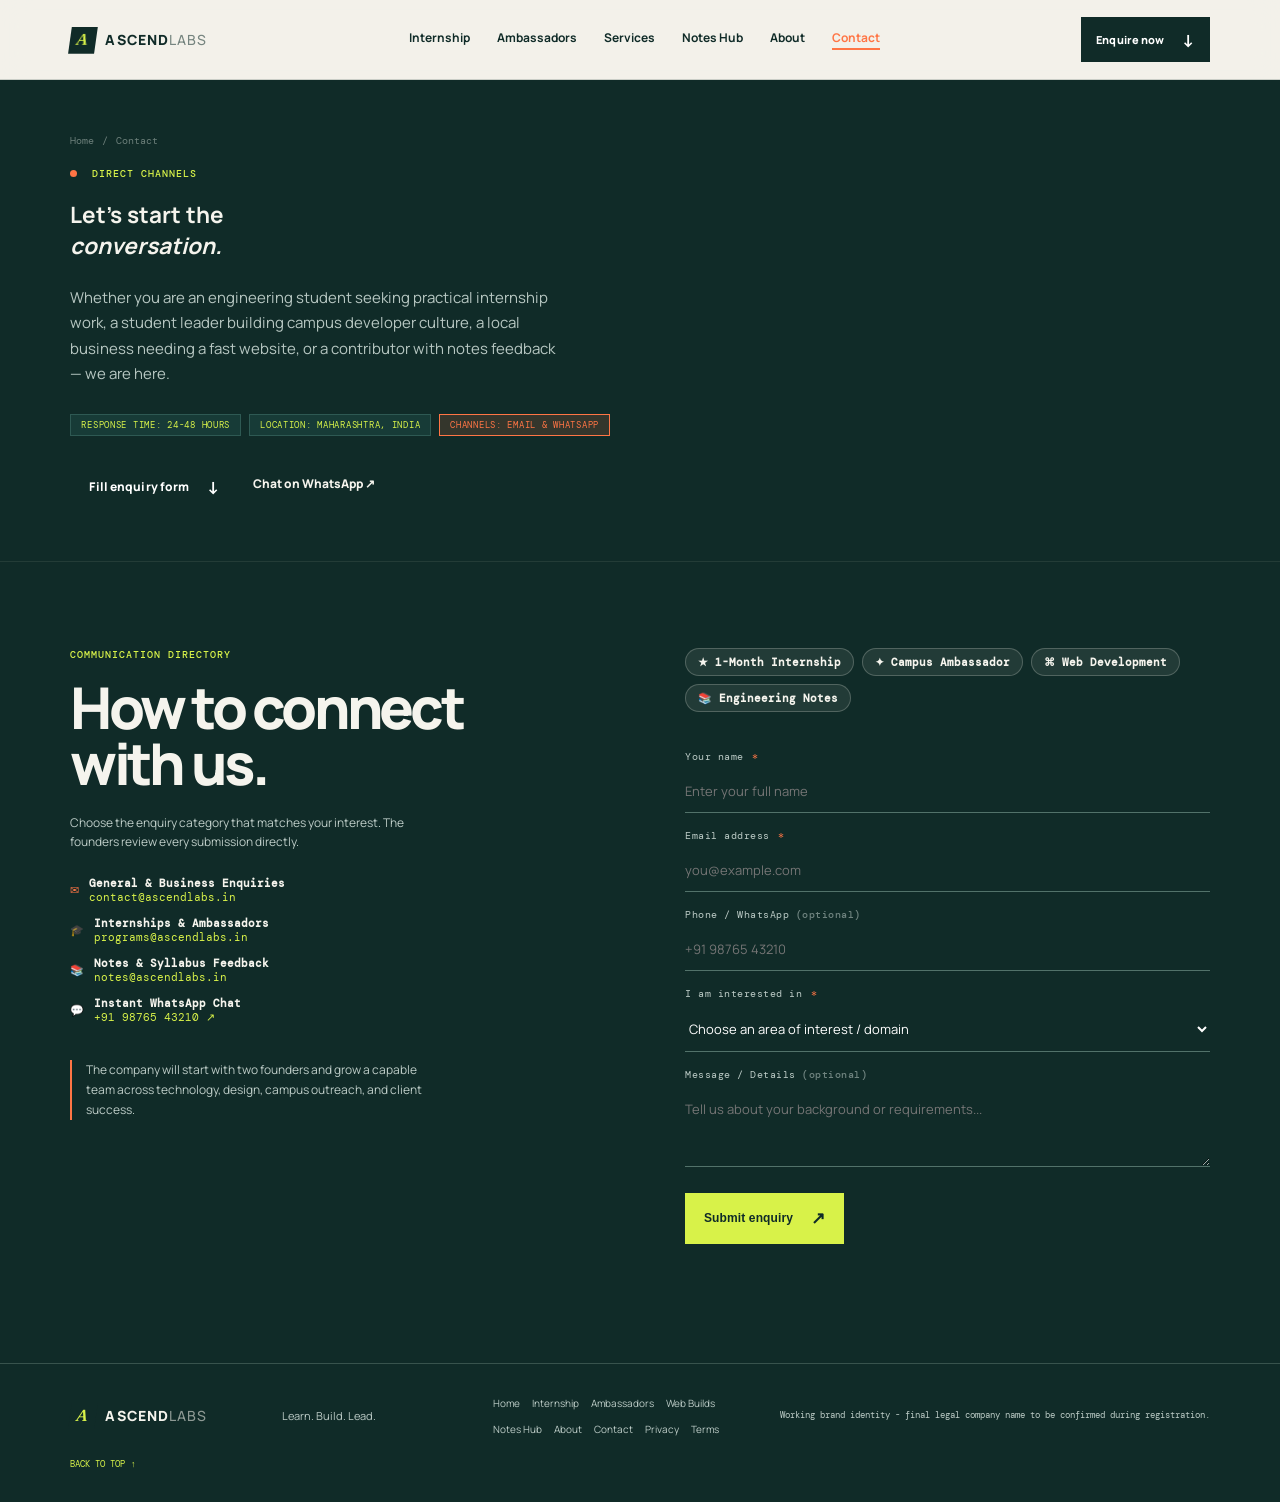
<file: contact.html>
<!doctype html>
<html lang="en">
  <head>
    <meta charset="UTF-8" />
    <meta name="viewport" content="width=device-width, initial-scale=1.0" />
    <meta name="description" content="Contact Ascend Labs. Reach out for student IT internships, college ambassador roles, local business websites, or engineering notes." />
    <title>Contact & Enquiries | Ascend Labs</title>
    <link rel="preconnect" href="https://fonts.googleapis.com" />
    <link rel="preconnect" href="https://fonts.gstatic.com" crossorigin />
    <link href="https://fonts.googleapis.com/css2?family=DM+Mono:wght@400;500&family=Manrope:wght@400;500;600;700;800&display=swap" rel="stylesheet" />
    <link rel="stylesheet" href="styles.css" />
  </head>
  <body>
    <a href="#main" class="skip-link">Skip to content</a>

    <header class="site-header">
      <a class="brand" href="index.html" aria-label="Ascend Labs home"><span class="brand-symbol">A</span><span data-config="brandName">ASCEND<span class="muted">LABS</span></span></a>
      <nav class="nav" aria-label="Main navigation">
        <a href="internship.html">Internship</a>
        <a href="campus-ambassador.html">Ambassadors</a>
        <a href="web-development.html">Services</a>
        <a href="engineering-notes.html">Notes Hub</a>
        <a href="about.html">About</a>
        <a href="contact.html">Contact</a>
      </nav>
      <a class="button button-small nav-cta" href="#enquiry">Enquire now <span>↓</span></a>
      <button class="menu-toggle" aria-label="Open menu" aria-expanded="false">☰</button>
    </header>

    <main id="main">
      <section class="subpage-hero subpage-hero-dark section-shell">
        <div class="breadcrumb">
          <a href="index.html">Home</a> <span>/</span>
          <span>Contact</span>
        </div>
        <p class="eyebrow"><span class="status-dot"></span> DIRECT CHANNELS</p>
        <h1>Let's start the<br /><em>conversation.</em></h1>
        <p class="hero-text">Whether you are an engineering student seeking practical internship work, a student leader building campus developer culture, a local business needing a fast website, or a contributor with notes feedback — we are here.</p>
        
        <div class="meta-badges">
          <span class="badge badge-dark">RESPONSE TIME: 24-48 HOURS</span>
          <span class="badge badge-dark">LOCATION: MAHARASHTRA, INDIA</span>
          <span class="badge badge-orange">CHANNELS: EMAIL & WHATSAPP</span>
        </div>

        <div class="hero-actions" style="margin-top: 24px; display: flex; gap: 14px; align-items: center; flex-wrap: wrap;">
          <a class="button" href="#enquiry">Fill enquiry form <span>↓</span></a>
          <a class="text-link" href="https://wa.me/919876543210?text=Hi%20Ascend%20Labs%2C%20I%20have%20an%20enquiry" target="_blank" rel="noopener noreferrer" style="color: var(--muted-lime);">Chat on WhatsApp <span>↗</span></a>
        </div>
      </section>

      <!-- Contact Hub & Form Section -->
      <section id="enquiry" class="contact section-shell">
        <div class="contact-copy">
          <p class="eyebrow">COMMUNICATION DIRECTORY</p>
          <h2>How to connect<br />with us.</h2>
          <p>Choose the enquiry category that matches your interest. The founders review every submission directly.</p>

          <div class="contact-channels" style="margin-top: 24px;">
            <div class="channel-item">
              <span class="channel-icon">✉</span>
              <div>
                <strong>General & Business Enquiries</strong><br />
                <a href="mailto:contact@ascendlabs.in" data-config="contactEmail">contact@ascendlabs.in</a>
              </div>
            </div>

            <div class="channel-item">
              <span class="channel-icon">🎓</span>
              <div>
                <strong>Internships & Ambassadors</strong><br />
                <a href="mailto:programs@ascendlabs.in">programs@ascendlabs.in</a>
              </div>
            </div>

            <div class="channel-item">
              <span class="channel-icon">📚</span>
              <div>
                <strong>Notes & Syllabus Feedback</strong><br />
                <a href="mailto:notes@ascendlabs.in">notes@ascendlabs.in</a>
              </div>
            </div>

            <div class="channel-item">
              <span class="channel-icon">💬</span>
              <div>
                <strong>Instant WhatsApp Chat</strong><br />
                <a href="https://wa.me/919876543210?text=Hi%20Ascend%20Labs%2C%20I%20have%20an%20enquiry" target="_blank" rel="noopener noreferrer">+91 98765 43210 ↗</a>
              </div>
            </div>
          </div>

          <p class="contact-note" style="margin-top: 36px;">
            The company will start with two founders and grow a capable team across technology, design, campus outreach, and client success.
          </p>
        </div>

        <form id="interest-form" class="contact-form" novalidate>
          <div class="quick-category-pills" style="margin-bottom: 22px; display: flex; gap: 8px; flex-wrap: wrap;">
            <button type="button" class="quick-domain-pill" data-select-domain="Internship: Web Development">★ 1-Month Internship</button>
            <button type="button" class="quick-domain-pill" data-select-domain="College Ambassador Program">✦ Campus Ambassador</button>
            <button type="button" class="quick-domain-pill" data-select-domain="Website Development">⌘ Web Development</button>
            <button type="button" class="quick-domain-pill" data-select-domain="Engineering Notes">📚 Engineering Notes</button>
          </div>
          <label>Your name <span class="req">*</span>
            <input required name="name" placeholder="Enter your full name" />
            <span class="field-error-msg"></span>
          </label>

          <label>Email address <span class="req">*</span>
            <input required type="email" name="email" placeholder="you@example.com" />
            <span class="field-error-msg"></span>
          </label>

          <label>Phone / WhatsApp <span class="muted">(optional)</span>
            <input type="tel" name="phone" placeholder="+91 98765 43210" />
            <span class="field-error-msg"></span>
          </label>

          <label>I am interested in <span class="req">*</span>
            <select required name="interest">
              <option value="" disabled selected>Choose an area of interest / domain</option>
              <optgroup label="1-Month IT Internship Domains">
                <option value="Internship: Web Development">Internship: Web Development</option>
                <option value="Internship: Python Programming">Internship: Python Programming</option>
                <option value="Internship: Java Development">Internship: Java Development</option>
                <option value="Internship: Data Science & ML">Internship: Data Science & ML</option>
                <option value="Internship: UI/UX & Frontend">Internship: UI/UX & Frontend</option>
                <option value="Internship: Cloud & DevOps">Internship: Cloud & DevOps</option>
                <option value="Internship Program">General IT Internship</option>
              </optgroup>
              <optgroup label="Other Programs & Services">
                <option value="College Ambassador Program">College Ambassador Program</option>
                <option value="Website Development">Website Development (For Businesses)</option>
                <option value="Engineering Notes">Engineering Notes (DBATU / SPPU)</option>
              </optgroup>
            </select>
            <span class="field-error-msg"></span>
          </label>

          <!-- Conditional College Field -->
          <div id="college-field-group" class="field-group conditional-field">
            <label>College / University & Branch <span class="req">*</span>
              <input name="college" placeholder="e.g. DBATU Lonere / SPPU - Computer Engg" />
              <span class="field-error-msg"></span>
            </label>
          </div>

          <!-- Conditional Business Field -->
          <div id="business-field-group" class="field-group conditional-field">
            <label>Business / Organization Name <span class="req">*</span>
              <input name="business" placeholder="e.g. Cafe Botanica, Spark Dental, Patil Logistics" />
              <span class="field-error-msg"></span>
            </label>
          </div>

          <label>Message / Details <span class="muted">(optional)</span>
            <textarea name="message" rows="3" placeholder="Tell us about your background or requirements..."></textarea>
          </label>

          <button class="button" type="submit">Submit enquiry <span>↗</span></button>
          <p class="form-message" aria-live="polite"></p>
        </form>
      </section>
    </main>

    <footer>
      <a class="brand" href="index.html"><span class="brand-symbol">A</span><span data-config="brandName">ASCEND<span class="muted">LABS</span></span></a>
      <p>Learn. Build. Lead.</p>
      <div class="footer-nav">
        <a href="index.html">Home</a>
        <a href="internship.html">Internship</a>
        <a href="campus-ambassador.html">Ambassadors</a>
        <a href="web-development.html">Web Builds</a>
        <a href="engineering-notes.html">Notes Hub</a>
        <a href="about.html">About</a>
        <a href="contact.html">Contact</a>
        <a href="privacy-policy.html">Privacy</a>
        <a href="terms.html">Terms</a>
      </div>
      <p class="footer-note" data-config="legalNotice">Working brand identity - final legal company name to be confirmed during registration.</p>
      <a href="#main" class="back-top">BACK TO TOP ↑</a>
    </footer>

    <script src="site-config.js"></script>
    <script src="script.js"></script>
  </body>
</html>
</file>
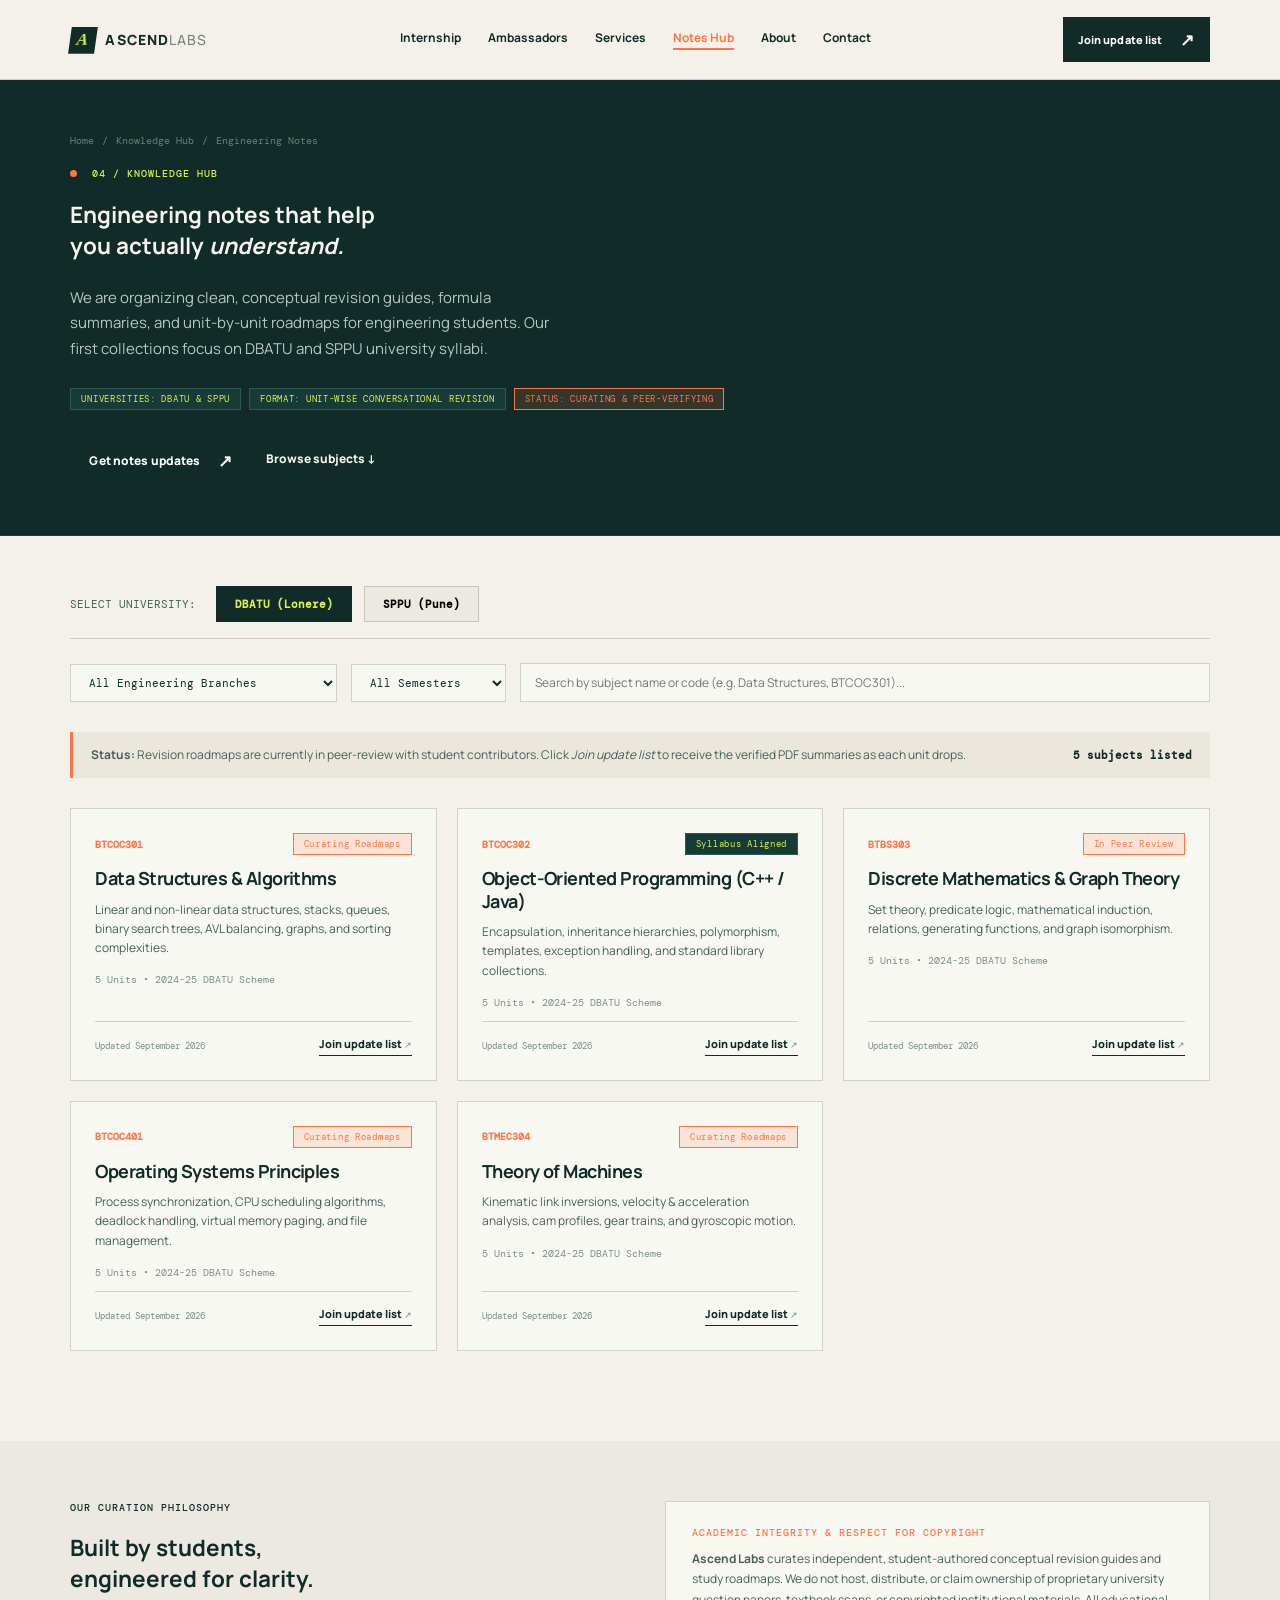
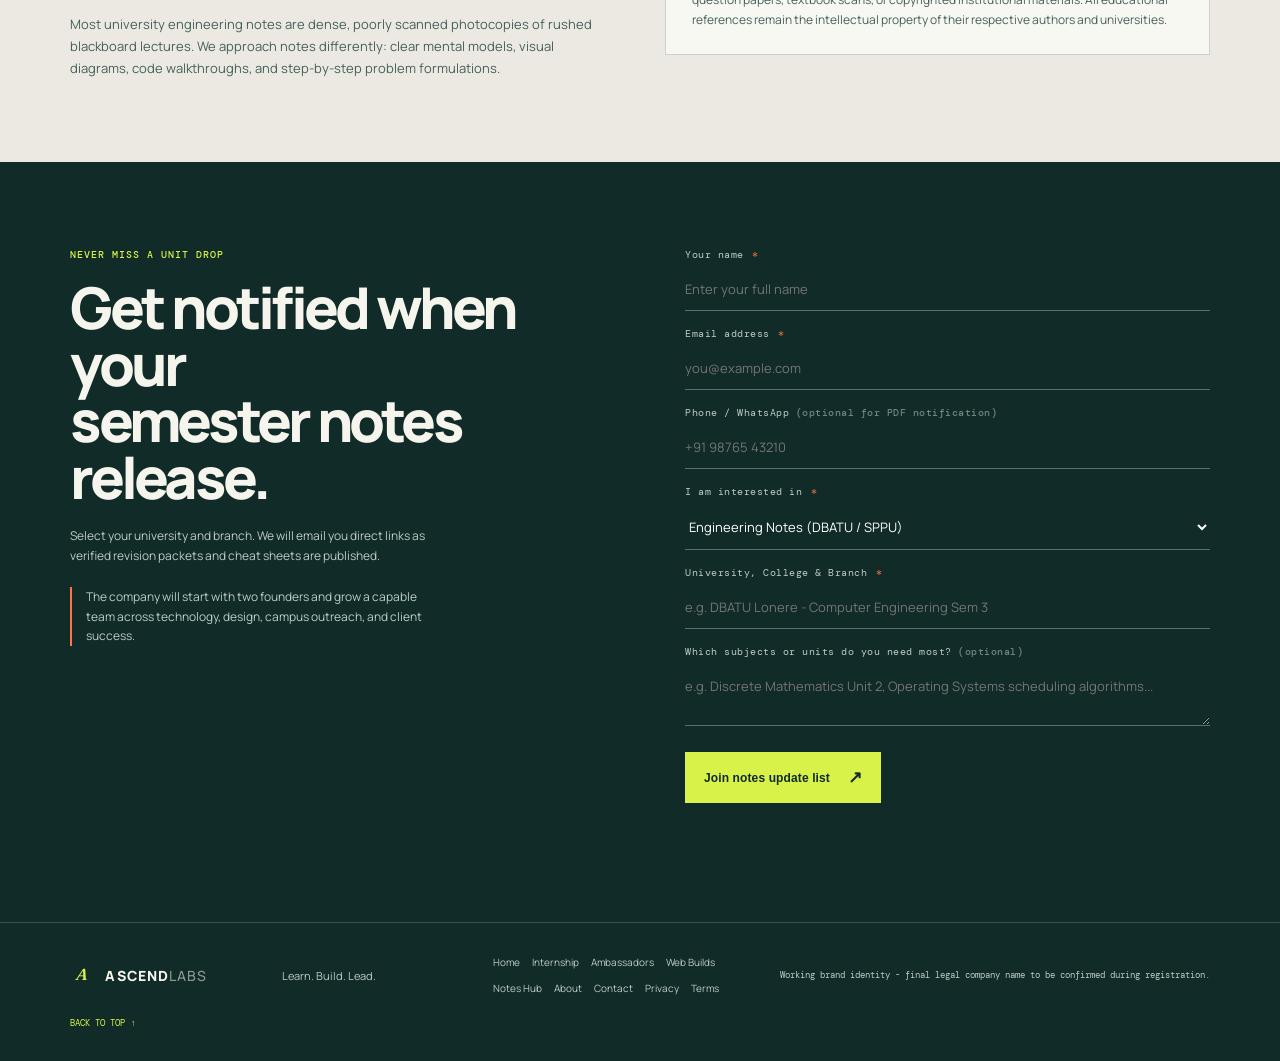
<file: engineering-notes.html>
<!doctype html>
<html lang="en">
  <head>
    <meta charset="UTF-8" />
    <meta name="viewport" content="width=device-width, initial-scale=1.0" />
    <meta name="description" content="Engineering revision notes and unit outlines for DBATU and SPPU university students by Ascend Labs. Curated by student builders for clear conceptual understanding." />
    <title>Engineering Notes Hub (DBATU & SPPU) | Ascend Labs</title>
    <link rel="preconnect" href="https://fonts.googleapis.com" />
    <link rel="preconnect" href="https://fonts.gstatic.com" crossorigin />
    <link href="https://fonts.googleapis.com/css2?family=DM+Mono:wght@400;500&family=Manrope:wght@400;500;600;700;800&display=swap" rel="stylesheet" />
    <link rel="stylesheet" href="styles.css" />
  </head>
  <body>
    <a href="#main" class="skip-link">Skip to content</a>

    <header class="site-header">
      <a class="brand" href="index.html" aria-label="Ascend Labs home"><span class="brand-symbol">A</span><span data-config="brandName">ASCEND<span class="muted">LABS</span></span></a>
      <nav class="nav" aria-label="Main navigation">
        <a href="internship.html">Internship</a>
        <a href="campus-ambassador.html">Ambassadors</a>
        <a href="web-development.html">Services</a>
        <a href="engineering-notes.html">Notes Hub</a>
        <a href="about.html">About</a>
        <a href="contact.html">Contact</a>
      </nav>
      <a class="button button-small nav-cta" href="#subscribe" data-select-domain="Engineering Notes">Join update list <span>↗</span></a>
      <button class="menu-toggle" aria-label="Open menu" aria-expanded="false">☰</button>
    </header>

    <main id="main">
      <section class="subpage-hero subpage-hero-dark section-shell">
        <div class="breadcrumb">
          <a href="index.html">Home</a> <span>/</span>
          <a href="index.html#notes">Knowledge Hub</a> <span>/</span>
          <span>Engineering Notes</span>
        </div>
        <p class="eyebrow"><span class="status-dot"></span> 04 / KNOWLEDGE HUB</p>
        <h1>Engineering notes that help<br />you actually <em>understand.</em></h1>
        <p class="hero-text">We are organizing clean, conceptual revision guides, formula summaries, and unit-by-unit roadmaps for engineering students. Our first collections focus on DBATU and SPPU university syllabi.</p>
        
        <div class="meta-badges">
          <span class="badge badge-dark">UNIVERSITIES: DBATU & SPPU</span>
          <span class="badge badge-dark">FORMAT: UNIT-WISE CONVERSATIONAL REVISION</span>
          <span class="badge badge-orange">STATUS: CURATING & PEER-VERIFYING</span>
        </div>

        <div class="hero-actions" style="margin-top: 24px; display: flex; gap: 14px; align-items: center; flex-wrap: wrap;">
          <a class="button" href="#subscribe" data-select-domain="Engineering Notes">Get notes updates <span>↗</span></a>
          <a class="text-link" href="#notes-hub" style="color: var(--muted-lime);">Browse subjects <span>↓</span></a>
        </div>
      </section>

      <!-- Interactive Filtering & Notes Hub -->
      <section id="notes-hub" class="section-shell notes-hub-shell">
        <!-- University Switcher -->
        <div class="university-toggle-bar">
          <span style="font-family: var(--mono); font-size: 11px; color: #45605b; margin-right: 8px;">SELECT UNIVERSITY:</span>
          <button class="univ-tab active" data-univ="dbatu">DBATU (Lonere)</button>
          <button class="univ-tab" data-univ="sppu">SPPU (Pune)</button>
        </div>

        <!-- Filter Suite -->
        <div class="filter-row">
          <select id="notes-branch-filter" class="filter-select" aria-label="Filter by branch">
            <option value="all">All Engineering Branches</option>
            <option value="comp">Computer Engineering</option>
            <option value="it">Information Technology</option>
            <option value="mech">Mechanical Engineering</option>
            <option value="civil">Civil Engineering</option>
            <option value="entc">Electronics & Telecommunication</option>
            <option value="aids">AI & Data Science</option>
          </select>

          <select id="notes-sem-filter" class="filter-select" aria-label="Filter by semester">
            <option value="all">All Semesters</option>
            <option value="sem1">Semester 1 (FE)</option>
            <option value="sem2">Semester 2 (FE)</option>
            <option value="sem3">Semester 3 (SE)</option>
            <option value="sem4">Semester 4 (SE)</option>
            <option value="sem5">Semester 5 (TE)</option>
            <option value="sem6">Semester 6 (TE)</option>
            <option value="sem7">Semester 7 (BE)</option>
            <option value="sem8">Semester 8 (BE)</option>
          </select>

          <input type="text" id="notes-search-input" class="search-input" placeholder="Search by subject name or code (e.g. Data Structures, BTCOC301)..." aria-label="Search subjects" />
        </div>

        <!-- Status & Results Count Banner -->
        <div class="notes-status-banner">
          <div>
            <p><strong>Status:</strong> Revision roadmaps are currently in peer-review with student contributors. Click <em>Join update list</em> to receive the verified PDF summaries as each unit drops.</p>
          </div>
          <span id="notes-result-count" style="font-family: var(--mono); font-size: 11px; color: var(--ink); white-space: nowrap; font-weight: bold;">Loading subjects...</span>
        </div>

        <!-- Dynamic Cards Grid -->
        <div id="notes-cards-container" class="notes-cards-grid">
          <!-- Populated by script.js -->
        </div>

        <!-- Clean Empty State -->
        <div id="notes-empty-state" class="empty-state" style="display: none;">
          <span style="font-size: 32px; color: var(--orange);">✦</span>
          <h3>Notes are being organized.</h3>
          <p>We are actively structuring and peer-verifying notes for this branch and semester. Join the update list to get notified the moment they are released.</p>
          <a href="#subscribe" class="button button-small" data-select-domain="Engineering Notes">Notify me for this subject <span>↓</span></a>
        </div>
      </section>

      <!-- Academic Integrity & Copyright Notice -->
      <section class="section-shell" style="padding-top: 60px; padding-bottom: 70px; background: #ebe9e2;">
        <div class="two-col-block" style="margin-top: 0;">
          <div>
            <p class="eyebrow">OUR CURATION PHILOSOPHY</p>
            <h2>Built by students,<br />engineered for clarity.</h2>
            <p style="color: #45605b; font-size: 13px; line-height: 1.7; margin-top: 14px;">Most university engineering notes are dense, poorly scanned photocopies of rushed blackboard lectures. We approach notes differently: clear mental models, visual diagrams, code walkthroughs, and step-by-step problem formulations.</p>
          </div>

          <div style="background: #f8f8f2; border: 1px solid var(--line); padding: 24px 26px;">
            <p class="eyebrow" style="color: var(--orange); margin-bottom: 10px;">ACADEMIC INTEGRITY & RESPECT FOR COPYRIGHT</p>
            <p style="font-size: 12px; line-height: 1.7; color: #45605b; margin: 0;">
              <strong>Ascend Labs</strong> curates independent, student-authored conceptual revision guides and study roadmaps. We do not host, distribute, or claim ownership of proprietary university question papers, textbook scans, or copyrighted institutional materials. All educational references remain the intellectual property of their respective authors and universities.
            </p>
          </div>
        </div>
      </section>

      <!-- Update Subscription Form Area -->
      <section id="subscribe" class="contact section-shell">
        <div class="contact-copy">
          <p class="eyebrow">NEVER MISS A UNIT DROP</p>
          <h2>Get notified when your<br />semester notes release.</h2>
          <p>Select your university and branch. We will email you direct links as verified revision packets and cheat sheets are published.</p>
          <p class="contact-note">The company will start with two founders and grow a capable team across technology, design, campus outreach, and client success.</p>
        </div>

        <form id="interest-form" class="contact-form" novalidate>
          <label>Your name <span class="req">*</span>
            <input required name="name" placeholder="Enter your full name" />
            <span class="field-error-msg"></span>
          </label>

          <label>Email address <span class="req">*</span>
            <input required type="email" name="email" placeholder="you@example.com" />
            <span class="field-error-msg"></span>
          </label>

          <label>Phone / WhatsApp <span class="muted">(optional for PDF notification)</span>
            <input type="tel" name="phone" placeholder="+91 98765 43210" />
            <span class="field-error-msg"></span>
          </label>

          <label>I am interested in <span class="req">*</span>
            <select required name="interest">
              <option value="Engineering Notes" selected>Engineering Notes (DBATU / SPPU)</option>
              <optgroup label="1-Month IT Internship Domains">
                <option value="Internship: Web Development">Internship: Web Development</option>
                <option value="Internship: Python Programming">Internship: Python Programming</option>
                <option value="Internship: Java Development">Internship: Java Development</option>
                <option value="Internship: Data Science & ML">Internship: Data Science & ML</option>
                <option value="Internship: UI/UX & Frontend">Internship: UI/UX & Frontend</option>
                <option value="Internship: Cloud & DevOps">Internship: Cloud & DevOps</option>
                <option value="Internship Program">General IT Internship</option>
              </optgroup>
              <optgroup label="Other Programs & Services">
                <option value="College Ambassador Program">College Ambassador Program</option>
                <option value="Website Development">Website Development (For Businesses)</option>
              </optgroup>
            </select>
            <span class="field-error-msg"></span>
          </label>

          <div id="college-field-group" class="field-group conditional-field active">
            <label>University, College & Branch <span class="req">*</span>
              <input required name="college" placeholder="e.g. DBATU Lonere - Computer Engineering Sem 3" />
              <span class="field-error-msg"></span>
            </label>
          </div>

          <!-- Conditional Business Field -->
          <div id="business-field-group" class="field-group conditional-field">
            <label>Business / Organization Name <span class="req">*</span>
              <input name="business" placeholder="e.g. Cafe Botanica, Spark Dental, etc." />
              <span class="field-error-msg"></span>
            </label>
          </div>

          <label>Which subjects or units do you need most? <span class="muted">(optional)</span>
            <textarea name="message" rows="2" placeholder="e.g. Discrete Mathematics Unit 2, Operating Systems scheduling algorithms..."></textarea>
          </label>

          <button class="button" type="submit">Join notes update list <span>↗</span></button>
          <p class="form-message" aria-live="polite"></p>
        </form>
      </section>
    </main>

    <footer>
      <a class="brand" href="index.html"><span class="brand-symbol">A</span><span data-config="brandName">ASCEND<span class="muted">LABS</span></span></a>
      <p>Learn. Build. Lead.</p>
      <div class="footer-nav">
        <a href="index.html">Home</a>
        <a href="internship.html">Internship</a>
        <a href="campus-ambassador.html">Ambassadors</a>
        <a href="web-development.html">Web Builds</a>
        <a href="engineering-notes.html">Notes Hub</a>
        <a href="about.html">About</a>
        <a href="contact.html">Contact</a>
        <a href="privacy-policy.html">Privacy</a>
        <a href="terms.html">Terms</a>
      </div>
      <p class="footer-note" data-config="legalNotice">Working brand identity - final legal company name to be confirmed during registration.</p>
      <a href="#main" class="back-top">BACK TO TOP ↑</a>
    </footer>

    <script src="site-config.js"></script>
    <script src="script.js"></script>
  </body>
</html>
</file>
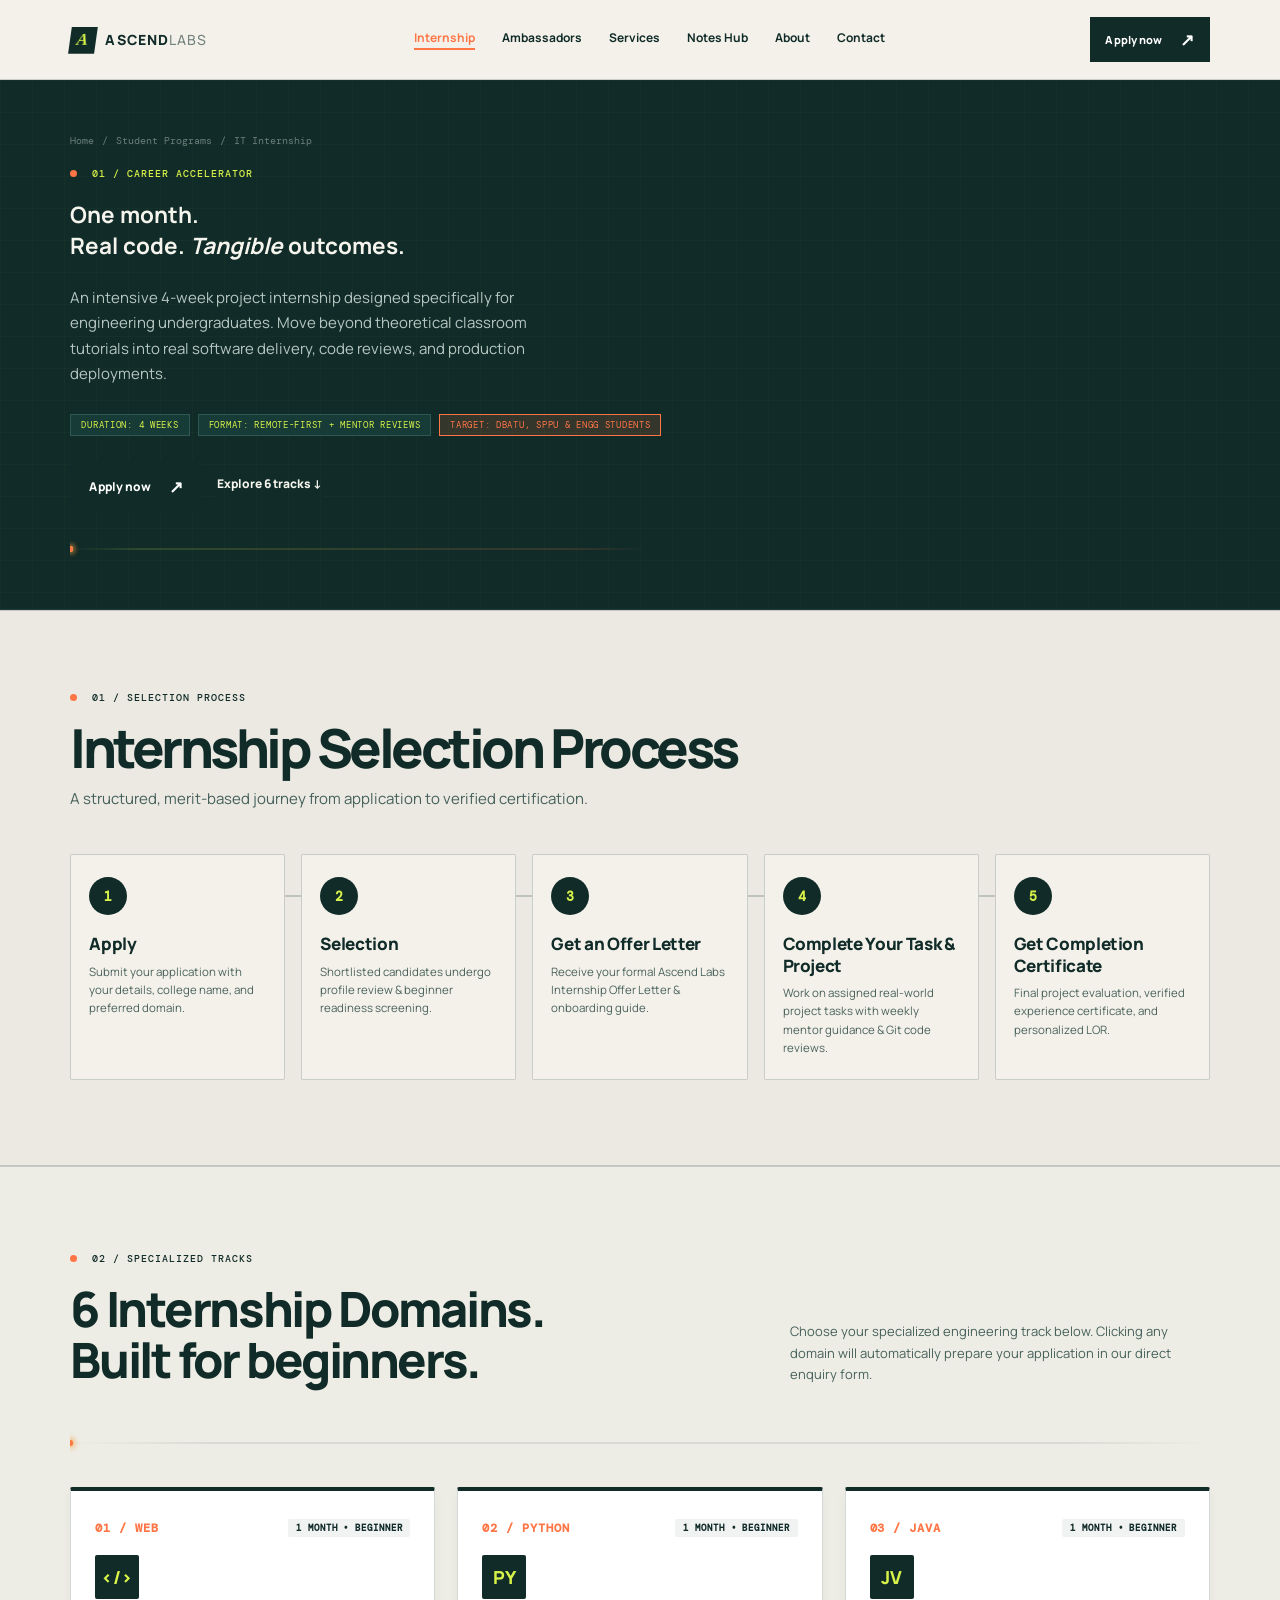
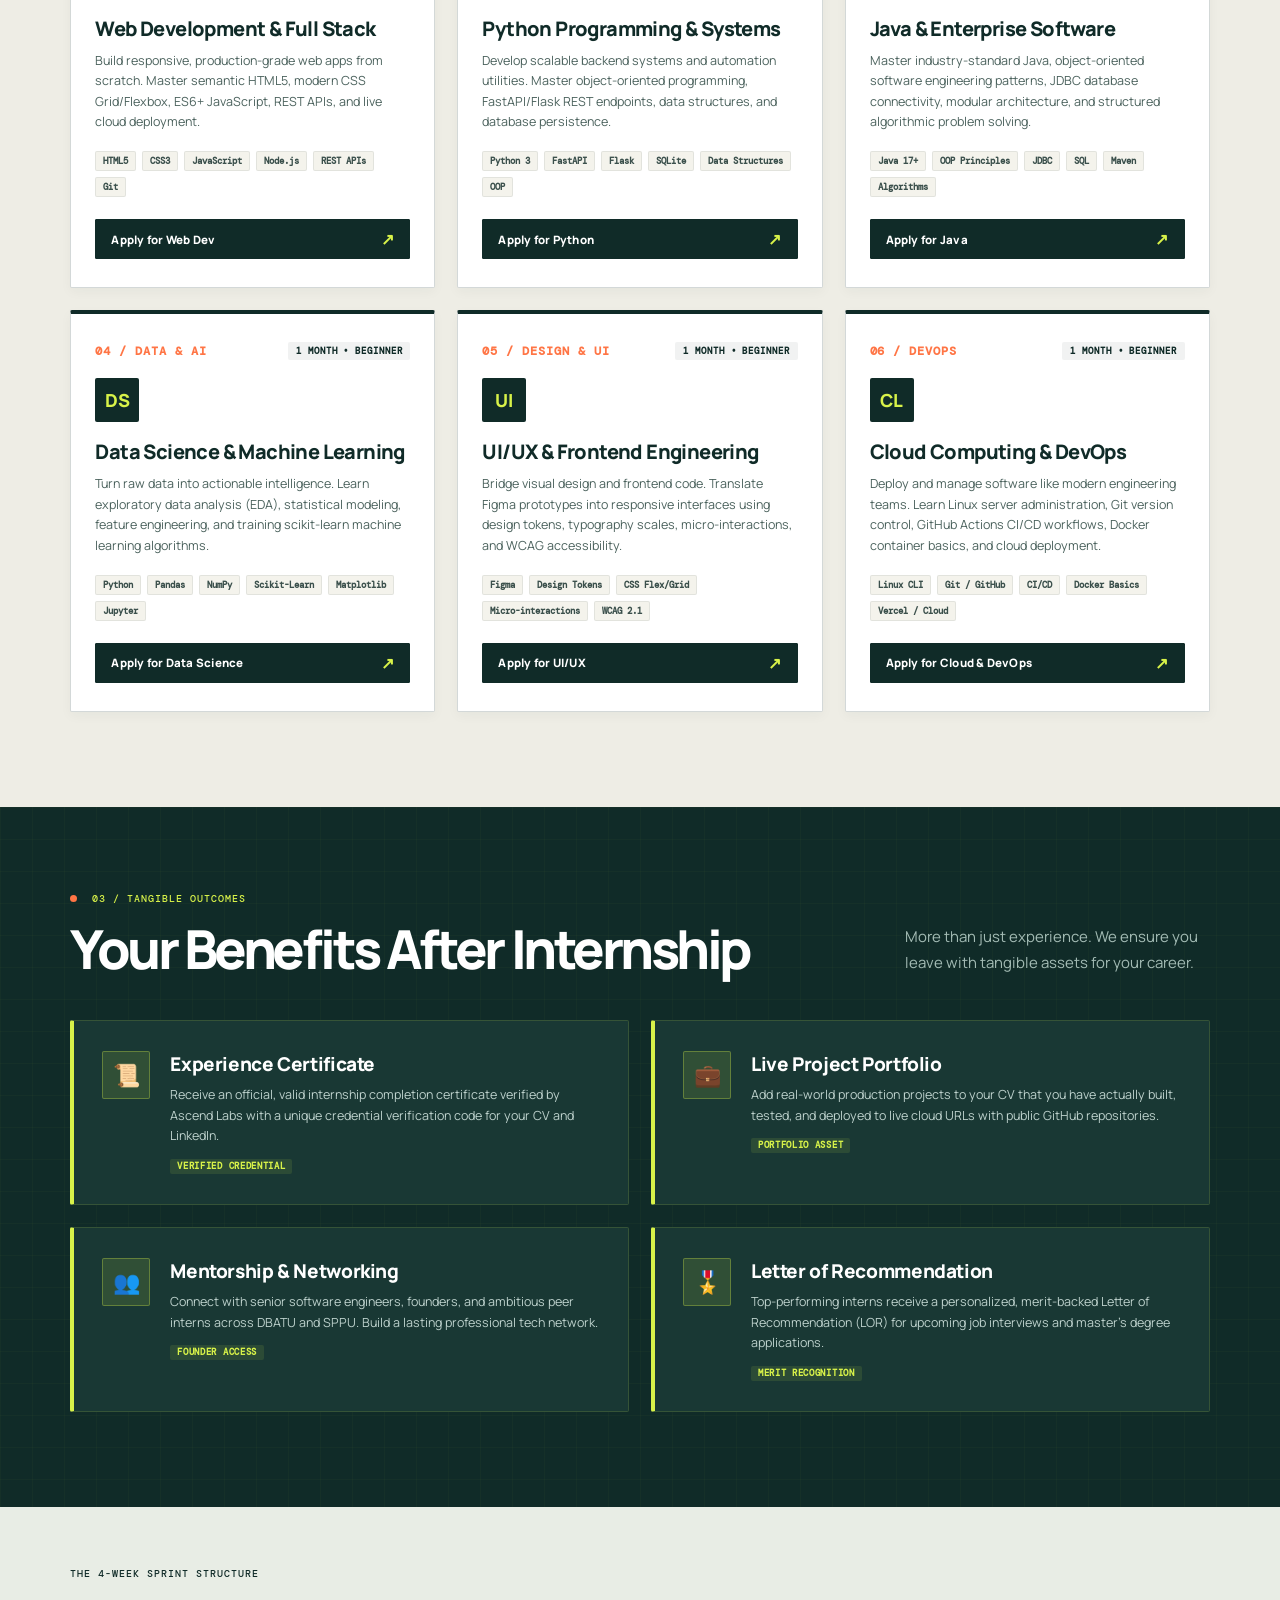
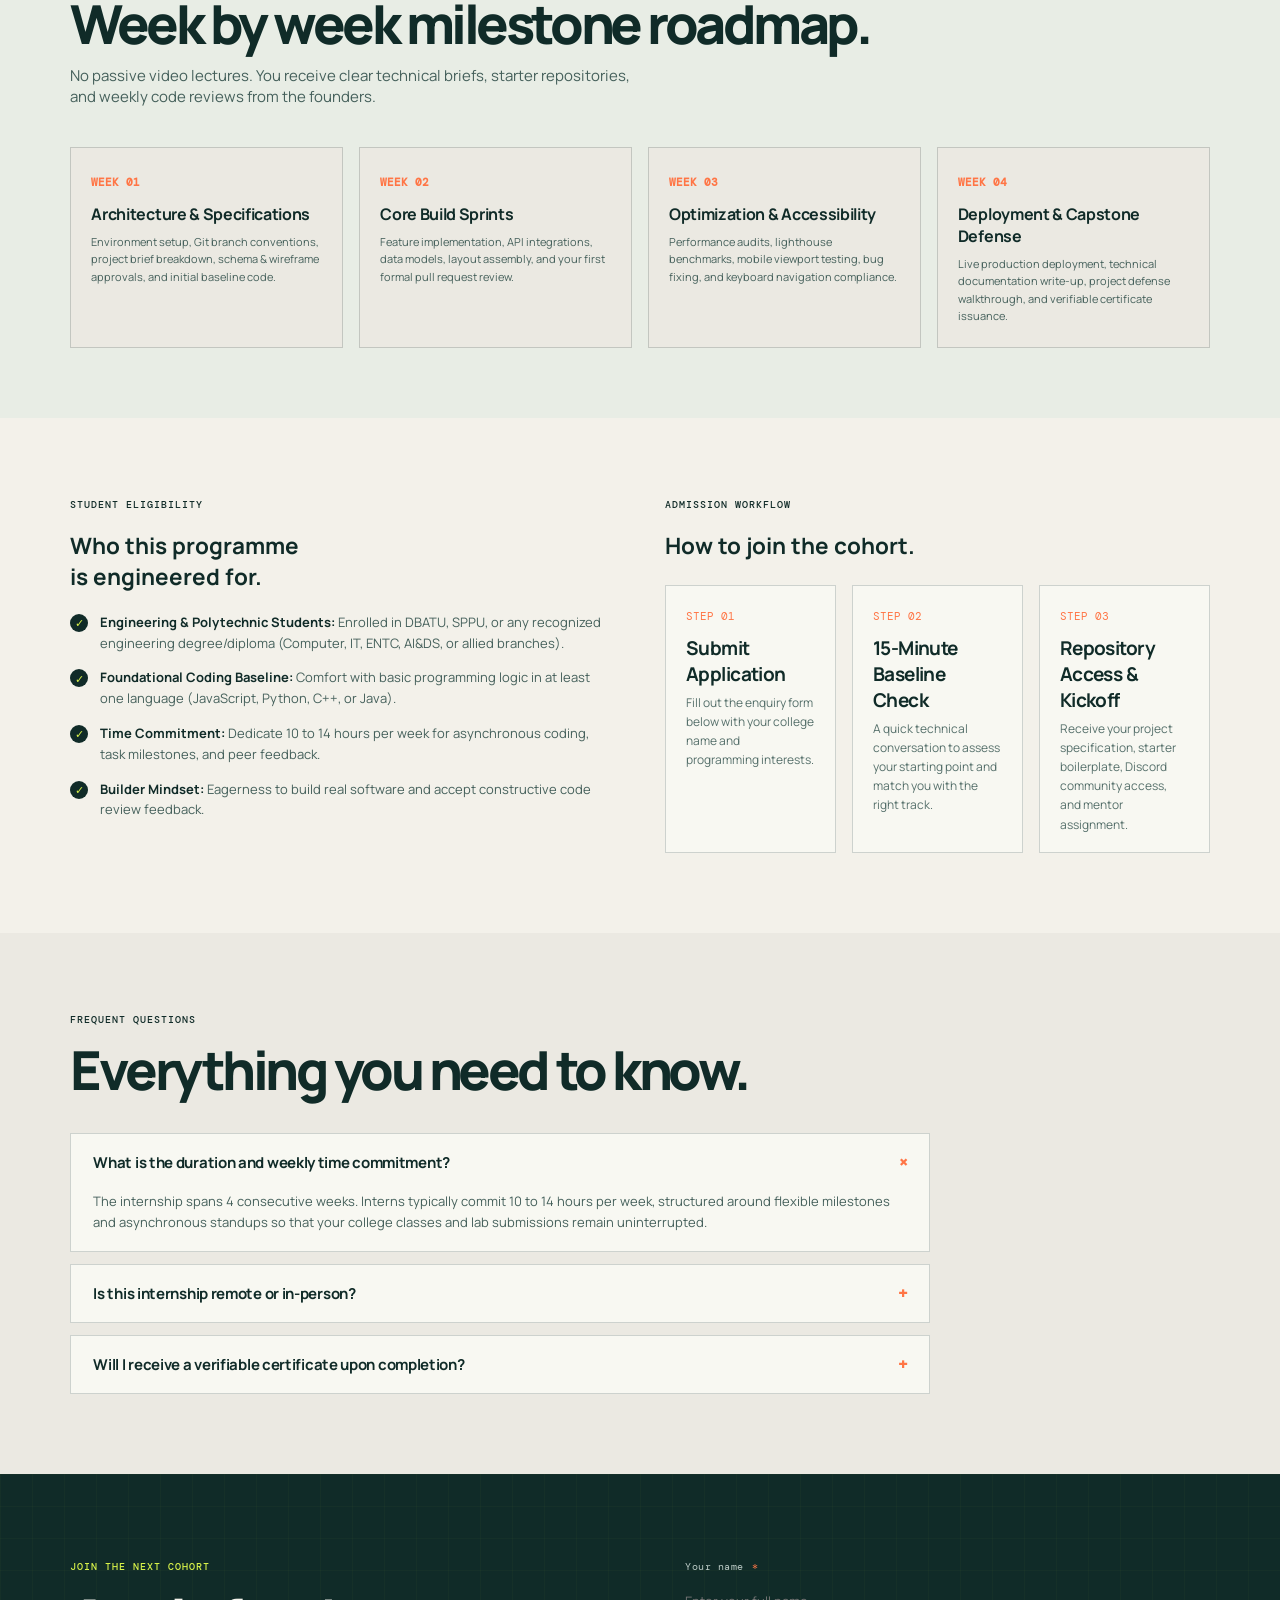
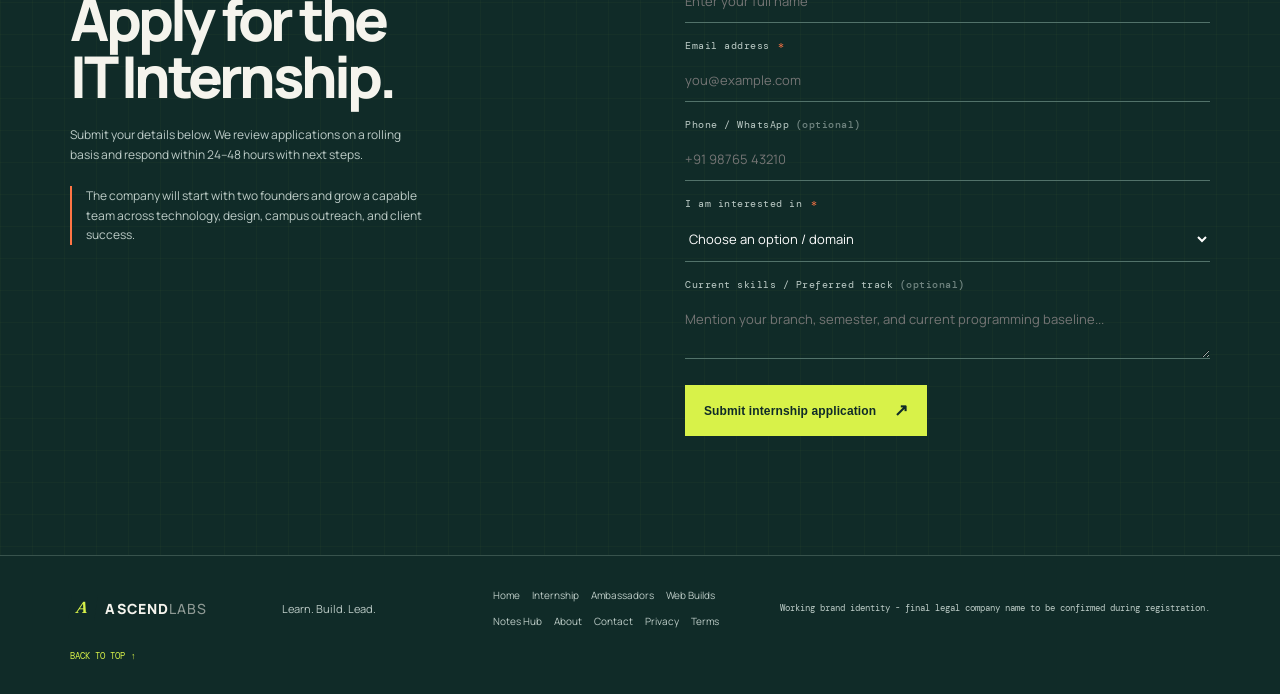
<file: internship.html>
<!doctype html>
<html lang="en">
  <head>
    <meta charset="UTF-8" />
    <meta name="viewport" content="width=device-width, initial-scale=1.0" />
    <meta name="description" content="One-month IT Internship Programme for engineering students by Ascend Labs. Practical project sprints, code reviews, and portfolio-ready outcomes." />
    <title>IT Internship Programme (1 Month) | Ascend Labs</title>
    <link rel="preconnect" href="https://fonts.googleapis.com" />
    <link rel="preconnect" href="https://fonts.gstatic.com" crossorigin />
    <link href="https://fonts.googleapis.com/css2?family=DM+Mono:wght@400;500&family=Manrope:wght@400;500;600;700;800&display=swap" rel="stylesheet" />
    <link rel="stylesheet" href="styles.css" />
  </head>
  <body>
    <a href="#main" class="skip-link">Skip to content</a>

    <header class="site-header">
      <a class="brand" href="index.html" aria-label="Ascend Labs home"><span class="brand-symbol">A</span><span data-config="brandName">ASCEND<span class="muted">LABS</span></span></a>
      <nav class="nav" aria-label="Main navigation">
        <a href="internship.html">Internship</a>
        <a href="campus-ambassador.html">Ambassadors</a>
        <a href="web-development.html">Services</a>
        <a href="engineering-notes.html">Notes Hub</a>
        <a href="about.html">About</a>
        <a href="contact.html">Contact</a>
      </nav>
      <a class="button button-small nav-cta" href="#apply" data-select-domain="Internship: Web Development">Apply now <span>↗</span></a>
      <button class="menu-toggle" aria-label="Open menu" aria-expanded="false">☰</button>
    </header>

    <main id="main">
      <section class="subpage-hero subpage-hero-dark section-shell">
        <div class="dark-panel-grid" aria-hidden="true"></div>
        <div class="breadcrumb">
          <a href="index.html">Home</a> <span>/</span>
          <a href="index.html#programs">Student Programs</a> <span>/</span>
          <span>IT Internship</span>
        </div>
        <p class="eyebrow"><span class="status-dot"></span> 01 / CAREER ACCELERATOR</p>
        <h1>One month.<br />Real code. <em>Tangible</em> outcomes.</h1>
        <p class="hero-text">An intensive 4-week project internship designed specifically for engineering undergraduates. Move beyond theoretical classroom tutorials into real software delivery, code reviews, and production deployments.</p>
        
        <div class="meta-badges">
          <span class="badge badge-dark">DURATION: 4 WEEKS</span>
          <span class="badge badge-dark">FORMAT: REMOTE-FIRST + MENTOR REVIEWS</span>
          <span class="badge badge-orange">TARGET: DBATU, SPPU & ENGG STUDENTS</span>
        </div>

        <div class="hero-actions" style="margin-top: 24px; display: flex; gap: 14px; align-items: center; flex-wrap: wrap;">
          <a class="button" href="#apply" data-select-domain="Internship: Web Development">Apply now <span>↗</span></a>
          <a class="text-link" href="#domains" style="color: var(--muted-lime);">Explore 6 tracks <span>↓</span></a>
        </div>

        <!-- Flow-Map Nodes: Progress from Learning to Project to Growth -->
        <div class="background-flow-map hero-flow-map" aria-hidden="true">
          <div class="flow-map-track"></div>
          <span class="flow-node flow-node-orange flow-stage-learn" title="Learning stage"></span>
          <span class="flow-node flow-node-lime flow-stage-project" title="Project stage"></span>
          <span class="flow-node flow-node-orange flow-stage-growth" title="Growth stage"></span>
        </div>
      </section>

      <!-- 01 / 5-STEP SELECTION PROCESS (AT INITIALS) -->
      <section class="selection-process-section section-shell">
        <div class="section-intro">
          <p class="eyebrow"><span class="status-dot"></span> 01 / SELECTION PROCESS</p>
          <h2>Internship Selection Process</h2>
          <p style="color: #45605b; max-width: 580px; margin-top: 14px;">A structured, merit-based journey from application to verified certification.</p>
        </div>

        <div class="process-steps-track">
          <div class="process-flow-track" aria-hidden="true">
            <span class="flow-node flow-node-orange flow-node-track-1" title="Learning stage"></span>
            <span class="flow-node flow-node-lime flow-node-track-2" title="Project stage"></span>
            <span class="flow-node flow-node-orange flow-node-track-3" title="Growth stage"></span>
          </div>
          <div class="process-step-item">
            <span class="process-step-num-badge">1</span>
            <h4>Apply</h4>
            <p>Submit your application with your details, college name, and preferred domain.</p>
          </div>

          <div class="process-step-item">
            <span class="process-step-num-badge">2</span>
            <h4>Selection</h4>
            <p>Shortlisted candidates undergo profile review & beginner readiness screening.</p>
          </div>

          <div class="process-step-item">
            <span class="process-step-num-badge">3</span>
            <h4>Get an Offer Letter</h4>
            <p>Receive your formal Ascend Labs Internship Offer Letter & onboarding guide.</p>
          </div>

          <div class="process-step-item">
            <span class="process-step-num-badge">4</span>
            <h4>Complete Your Task &amp; Project</h4>
            <p>Work on assigned real-world project tasks with weekly mentor guidance & Git code reviews.</p>
          </div>

          <div class="process-step-item">
            <span class="process-step-num-badge">5</span>
            <h4>Get Completion Certificate</h4>
            <p>Final project evaluation, verified experience certificate, and personalized LOR.</p>
          </div>
        </div>
      </section>

      <!-- 01.1 / SIX SPECIALIZED INTERNSHIP DOMAINS -->
      <section id="domains" class="domains-section section-shell">
        <div class="domains-head">
          <div>
            <p class="eyebrow"><span class="status-dot"></span> 02 / SPECIALIZED TRACKS</p>
            <h2>6 Internship Domains.<br />Built for beginners.</h2>
          </div>
          <p class="domains-intro">Choose your specialized engineering track below. Clicking any domain will automatically prepare your application in our direct enquiry form.</p>
        </div>

        <!-- Flow-Map Nodes: Domain Progress -->
        <div class="background-flow-map domain-flow-map" aria-hidden="true">
          <div class="flow-map-track"></div>
          <span class="flow-node flow-node-orange flow-stage-learn" title="Learning stage"></span>
          <span class="flow-node flow-node-lime flow-stage-project" title="Project stage"></span>
          <span class="flow-node flow-node-orange flow-stage-growth" title="Growth stage"></span>
        </div>

        <div class="domains-grid">
          <!-- Domain 01 -->
          <article class="domain-card" data-domain="Internship: Web Development">
            <div class="domain-meta">
              <span class="domain-num">01 / WEB</span>
              <span class="domain-duration-tag">1 MONTH • BEGINNER</span>
            </div>
            <div class="domain-icon-row">&lt;/&gt;</div>
            <h3>Web Development & Full Stack</h3>
            <p class="domain-desc">Build responsive, production-grade web apps from scratch. Master semantic HTML5, modern CSS Grid/Flexbox, ES6+ JavaScript, REST APIs, and live cloud deployment.</p>
            <div class="domain-tech-pills">
              <span>HTML5</span><span>CSS3</span><span>JavaScript</span><span>Node.js</span><span>REST APIs</span><span>Git</span>
            </div>
            <a href="#apply" class="domain-action-btn" data-select-domain="Internship: Web Development">
              <span>Apply for Web Dev</span> <i>↗</i>
            </a>
          </article>

          <!-- Domain 02 -->
          <article class="domain-card card-accent-orange" data-domain="Internship: Python Programming">
            <div class="domain-meta">
              <span class="domain-num">02 / PYTHON</span>
              <span class="domain-duration-tag">1 MONTH • BEGINNER</span>
            </div>
            <div class="domain-icon-row">PY</div>
            <h3>Python Programming & Systems</h3>
            <p class="domain-desc">Develop scalable backend systems and automation utilities. Master object-oriented programming, FastAPI/Flask REST endpoints, data structures, and database persistence.</p>
            <div class="domain-tech-pills">
              <span>Python 3</span><span>FastAPI</span><span>Flask</span><span>SQLite</span><span>Data Structures</span><span>OOP</span>
            </div>
            <a href="#apply" class="domain-action-btn" data-select-domain="Internship: Python Programming">
              <span>Apply for Python</span> <i>↗</i>
            </a>
          </article>

          <!-- Domain 03 -->
          <article class="domain-card" data-domain="Internship: Java Development">
            <div class="domain-meta">
              <span class="domain-num">03 / JAVA</span>
              <span class="domain-duration-tag">1 MONTH • BEGINNER</span>
            </div>
            <div class="domain-icon-row">JV</div>
            <h3>Java & Enterprise Software</h3>
            <p class="domain-desc">Master industry-standard Java, object-oriented software engineering patterns, JDBC database connectivity, modular architecture, and structured algorithmic problem solving.</p>
            <div class="domain-tech-pills">
              <span>Java 17+</span><span>OOP Principles</span><span>JDBC</span><span>SQL</span><span>Maven</span><span>Algorithms</span>
            </div>
            <a href="#apply" class="domain-action-btn" data-select-domain="Internship: Java Development">
              <span>Apply for Java</span> <i>↗</i>
            </a>
          </article>

          <!-- Domain 04 -->
          <article class="domain-card card-accent-orange" data-domain="Internship: Data Science & ML">
            <div class="domain-meta">
              <span class="domain-num">04 / DATA & AI</span>
              <span class="domain-duration-tag">1 MONTH • BEGINNER</span>
            </div>
            <div class="domain-icon-row">DS</div>
            <h3>Data Science & Machine Learning</h3>
            <p class="domain-desc">Turn raw data into actionable intelligence. Learn exploratory data analysis (EDA), statistical modeling, feature engineering, and training scikit-learn machine learning algorithms.</p>
            <div class="domain-tech-pills">
              <span>Python</span><span>Pandas</span><span>NumPy</span><span>Scikit-Learn</span><span>Matplotlib</span><span>Jupyter</span>
            </div>
            <a href="#apply" class="domain-action-btn" data-select-domain="Internship: Data Science & ML">
              <span>Apply for Data Science</span> <i>↗</i>
            </a>
          </article>

          <!-- Domain 05 -->
          <article class="domain-card" data-domain="Internship: UI/UX & Frontend">
            <div class="domain-meta">
              <span class="domain-num">05 / DESIGN & UI</span>
              <span class="domain-duration-tag">1 MONTH • BEGINNER</span>
            </div>
            <div class="domain-icon-row">UI</div>
            <h3>UI/UX & Frontend Engineering</h3>
            <p class="domain-desc">Bridge visual design and frontend code. Translate Figma prototypes into responsive interfaces using design tokens, typography scales, micro-interactions, and WCAG accessibility.</p>
            <div class="domain-tech-pills">
              <span>Figma</span><span>Design Tokens</span><span>CSS Flex/Grid</span><span>Micro-interactions</span><span>WCAG 2.1</span>
            </div>
            <a href="#apply" class="domain-action-btn" data-select-domain="Internship: UI/UX & Frontend">
              <span>Apply for UI/UX</span> <i>↗</i>
            </a>
          </article>

          <!-- Domain 06 -->
          <article class="domain-card card-accent-orange" data-domain="Internship: Cloud & DevOps">
            <div class="domain-meta">
              <span class="domain-num">06 / DEVOPS</span>
              <span class="domain-duration-tag">1 MONTH • BEGINNER</span>
            </div>
            <div class="domain-icon-row">CL</div>
            <h3>Cloud Computing & DevOps</h3>
            <p class="domain-desc">Deploy and manage software like modern engineering teams. Learn Linux server administration, Git version control, GitHub Actions CI/CD workflows, Docker container basics, and cloud deployment.</p>
            <div class="domain-tech-pills">
              <span>Linux CLI</span><span>Git / GitHub</span><span>CI/CD</span><span>Docker Basics</span><span>Vercel / Cloud</span>
            </div>
            <a href="#apply" class="domain-action-btn" data-select-domain="Internship: Cloud & DevOps">
              <span>Apply for Cloud & DevOps</span> <i>↗</i>
            </a>
          </article>
        </div>
      </section>

      <!-- 03 / BENEFITS AFTER INTERNSHIP (TANGIBLE CAREER ASSETS) -->
      <section class="benefits-section section-shell">
        <div class="dark-panel-grid" aria-hidden="true"></div>
        <div class="section-head">
          <div>
            <p class="eyebrow"><span class="status-dot"></span> 03 / TANGIBLE OUTCOMES</p>
            <h2>Your Benefits After Internship</h2>
          </div>
          <p>More than just experience. We ensure you leave with tangible assets for your career.</p>
        </div>

        <div class="benefits-grid">
          <article class="benefit-card">
            <div class="benefit-icon-box">📜</div>
            <div class="benefit-body">
              <h3>Experience Certificate</h3>
              <p>Receive an official, valid internship completion certificate verified by Ascend Labs with a unique credential verification code for your CV and LinkedIn.</p>
              <span class="benefit-tag">VERIFIED CREDENTIAL</span>
            </div>
          </article>

          <article class="benefit-card">
            <div class="benefit-icon-box">💼</div>
            <div class="benefit-body">
              <h3>Live Project Portfolio</h3>
              <p>Add real-world production projects to your CV that you have actually built, tested, and deployed to live cloud URLs with public GitHub repositories.</p>
              <span class="benefit-tag">PORTFOLIO ASSET</span>
            </div>
          </article>

          <article class="benefit-card">
            <div class="benefit-icon-box">👥</div>
            <div class="benefit-body">
              <h3>Mentorship &amp; Networking</h3>
              <p>Connect with senior software engineers, founders, and ambitious peer interns across DBATU and SPPU. Build a lasting professional tech network.</p>
              <span class="benefit-tag">FOUNDER ACCESS</span>
            </div>
          </article>

          <article class="benefit-card">
            <div class="benefit-icon-box">🎖️</div>
            <div class="benefit-body">
              <h3>Letter of Recommendation</h3>
              <p>Top-performing interns receive a personalized, merit-backed Letter of Recommendation (LOR) for upcoming job interviews and master's degree applications.</p>
              <span class="benefit-tag">MERIT RECOGNITION</span>
            </div>
          </article>
        </div>
      </section>

      <!-- 4-Week Curriculum Roadmap -->
      <section class="section-shell" style="padding-top: 60px; padding-bottom: 70px; background: #e8ede5;">
        <div class="section-intro">
          <p class="eyebrow">THE 4-WEEK SPRINT STRUCTURE</p>
          <h2>Week by week milestone roadmap.</h2>
          <p style="color: #45605b; max-width: 560px; margin-top: 14px;">No passive video lectures. You receive clear technical briefs, starter repositories, and weekly code reviews from the founders.</p>
        </div>

        <div class="timeline-grid">
          <div class="timeline-card">
            <span class="week-num">WEEK 01</span>
            <h3>Architecture & Specifications</h3>
            <p>Environment setup, Git branch conventions, project brief breakdown, schema & wireframe approvals, and initial baseline code.</p>
          </div>
          <div class="timeline-card">
            <span class="week-num">WEEK 02</span>
            <h3>Core Build Sprints</h3>
            <p>Feature implementation, API integrations, data models, layout assembly, and your first formal pull request review.</p>
          </div>
          <div class="timeline-card">
            <span class="week-num">WEEK 03</span>
            <h3>Optimization & Accessibility</h3>
            <p>Performance audits, lighthouse benchmarks, mobile viewport testing, bug fixing, and keyboard navigation compliance.</p>
          </div>
          <div class="timeline-card">
            <span class="week-num">WEEK 04</span>
            <h3>Deployment & Capstone Defense</h3>
            <p>Live production deployment, technical documentation write-up, project defense walkthrough, and verifiable certificate issuance.</p>
          </div>
        </div>
      </section>

      <!-- Eligibility & Application Process -->
      <section class="section-shell" style="padding-top: 80px; padding-bottom: 80px;">
        <div class="two-col-block">
          <div>
            <p class="eyebrow">STUDENT ELIGIBILITY</p>
            <h2>Who this programme<br />is engineered for.</h2>
            <ul class="checklist">
              <li>
                <span class="check-icon">✓</span>
                <div><strong>Engineering & Polytechnic Students:</strong> Enrolled in DBATU, SPPU, or any recognized engineering degree/diploma (Computer, IT, ENTC, AI&DS, or allied branches).</div>
              </li>
              <li>
                <span class="check-icon">✓</span>
                <div><strong>Foundational Coding Baseline:</strong> Comfort with basic programming logic in at least one language (JavaScript, Python, C++, or Java).</div>
              </li>
              <li>
                <span class="check-icon">✓</span>
                <div><strong>Time Commitment:</strong> Dedicate 10 to 14 hours per week for asynchronous coding, task milestones, and peer feedback.</div>
              </li>
              <li>
                <span class="check-icon">✓</span>
                <div><strong>Builder Mindset:</strong> Eagerness to build real software and accept constructive code review feedback.</div>
              </li>
            </ul>
          </div>

          <div>
            <p class="eyebrow">ADMISSION WORKFLOW</p>
            <h2>How to join the cohort.</h2>
            <div class="steps" style="margin-top: 24px; border-top: 0; display: grid; gap: 16px;">
              <article style="border: 1px solid var(--line); padding: 18px 20px; background: #f8f8f2;">
                <span>STEP 01</span>
                <h3 style="margin: 10px 0 6px;">Submit Application</h3>
                <p>Fill out the enquiry form below with your college name and programming interests.</p>
              </article>
              <article style="border: 1px solid var(--line); padding: 18px 20px; background: #f8f8f2;">
                <span>STEP 02</span>
                <h3 style="margin: 10px 0 6px;">15-Minute Baseline Check</h3>
                <p>A quick technical conversation to assess your starting point and match you with the right track.</p>
              </article>
              <article style="border: 1px solid var(--line); padding: 18px 20px; background: #f8f8f2;">
                <span>STEP 03</span>
                <h3 style="margin: 10px 0 6px;">Repository Access & Kickoff</h3>
                <p>Receive your project specification, starter boilerplate, Discord community access, and mentor assignment.</p>
              </article>
            </div>
          </div>
        </div>
      </section>

      <!-- Program FAQs -->
      <section class="section-shell faq-section" style="background: #ebe9e2;">
        <div class="section-intro">
          <p class="eyebrow">FREQUENT QUESTIONS</p>
          <h2>Everything you need to know.</h2>
        </div>

        <div class="faq-list">
          <div class="faq-item open">
            <button class="faq-trigger" aria-expanded="true">
              <span>What is the duration and weekly time commitment?</span>
              <span class="icon">+</span>
            </button>
            <div class="faq-content">
              The internship spans 4 consecutive weeks. Interns typically commit 10 to 14 hours per week, structured around flexible milestones and asynchronous standups so that your college classes and lab submissions remain uninterrupted.
            </div>
          </div>

          <div class="faq-item">
            <button class="faq-trigger" aria-expanded="false">
              <span>Is this internship remote or in-person?</span>
              <span class="icon">+</span>
            </button>
            <div class="faq-content">
              The programme is remote-first with weekly virtual reviews and paired problem-solving sessions, allowing students across DBATU, SPPU, and regional engineering colleges to participate without travel friction.
            </div>
          </div>

          <div class="faq-item">
            <button class="faq-trigger" aria-expanded="false">
              <span>Will I receive a verifiable certificate upon completion?</span>
              <span class="icon">+</span>
            </button>
            <div class="faq-content">
              Yes. Upon successfully delivering all project milestones, code reviews, and defending your capstone project, you will receive an official, verifiable Certificate of Completion detailing your technical track and deliverables.
            </div>
          </div>
        </div>
      </section>

      <!-- Application Form Area -->
      <section id="apply" class="contact section-shell">
        <div class="dark-panel-grid" aria-hidden="true"></div>
        <div class="contact-copy">
          <p class="eyebrow">JOIN THE NEXT COHORT</p>
          <h2>Apply for the<br />IT Internship.</h2>
          <p>Submit your details below. We review applications on a rolling basis and respond within 24–48 hours with next steps.</p>
          <p class="contact-note">The company will start with two founders and grow a capable team across technology, design, campus outreach, and client success.</p>
        </div>

        <form id="interest-form" class="contact-form" novalidate>
          <label>Your name <span class="req">*</span>
            <input required name="name" placeholder="Enter your full name" />
            <span class="field-error-msg"></span>
          </label>

          <label>Email address <span class="req">*</span>
            <input required type="email" name="email" placeholder="you@example.com" />
            <span class="field-error-msg"></span>
          </label>

          <label>Phone / WhatsApp <span class="muted">(optional)</span>
            <input type="tel" name="phone" placeholder="+91 98765 43210" />
            <span class="field-error-msg"></span>
          </label>

          <label>I am interested in <span class="req">*</span>
            <select required name="interest">
              <option value="" disabled selected>Choose an option / domain</option>
              <optgroup label="1-Month IT Internship Domains">
                <option value="Internship: Web Development">Internship: Web Development</option>
                <option value="Internship: Python Programming">Internship: Python Programming</option>
                <option value="Internship: Java Development">Internship: Java Development</option>
                <option value="Internship: Data Science & ML">Internship: Data Science & ML</option>
                <option value="Internship: UI/UX & Frontend">Internship: UI/UX & Frontend</option>
                <option value="Internship: Cloud & DevOps">Internship: Cloud & DevOps</option>
              </optgroup>
              <optgroup label="Other Programs & Services">
                <option value="College Ambassador Program">College Ambassador Program</option>
                <option value="Website Development">Website Development (For Businesses)</option>
                <option value="Engineering Notes">Engineering Notes</option>
              </optgroup>
            </select>
            <span class="field-error-msg"></span>
          </label>

          <div id="college-field-group" class="field-group conditional-field active">
            <label>College / University Name <span class="req">*</span>
              <input required name="college" placeholder="e.g. DBATU Lonere, SPPU Pune, etc." />
              <span class="field-error-msg"></span>
            </label>
          </div>

          <!-- Conditional Business Field -->
          <div id="business-field-group" class="field-group conditional-field">
            <label>Business / Organization Name <span class="req">*</span>
              <input name="business" placeholder="e.g. Cafe Botanica, Spark Dental, etc." />
              <span class="field-error-msg"></span>
            </label>
          </div>

          <label>Current skills / Preferred track <span class="muted">(optional)</span>
            <textarea name="message" rows="2" placeholder="Mention your branch, semester, and current programming baseline..."></textarea>
          </label>

          <button class="button" type="submit">Submit internship application <span>↗</span></button>
          <p class="form-message" aria-live="polite"></p>
        </form>
      </section>
    </main>

    <footer>
      <a class="brand" href="index.html"><span class="brand-symbol">A</span><span data-config="brandName">ASCEND<span class="muted">LABS</span></span></a>
      <p>Learn. Build. Lead.</p>
      <div class="footer-nav">
        <a href="index.html">Home</a>
        <a href="internship.html">Internship</a>
        <a href="campus-ambassador.html">Ambassadors</a>
        <a href="web-development.html">Web Builds</a>
        <a href="engineering-notes.html">Notes Hub</a>
        <a href="about.html">About</a>
        <a href="contact.html">Contact</a>
        <a href="privacy-policy.html">Privacy</a>
        <a href="terms.html">Terms</a>
      </div>
      <p class="footer-note" data-config="legalNotice">Working brand identity - final legal company name to be confirmed during registration.</p>
      <a href="#main" class="back-top">BACK TO TOP ↑</a>
    </footer>

    <script src="site-config.js"></script>
    <script src="script.js"></script>
  </body>
</html>
</file>
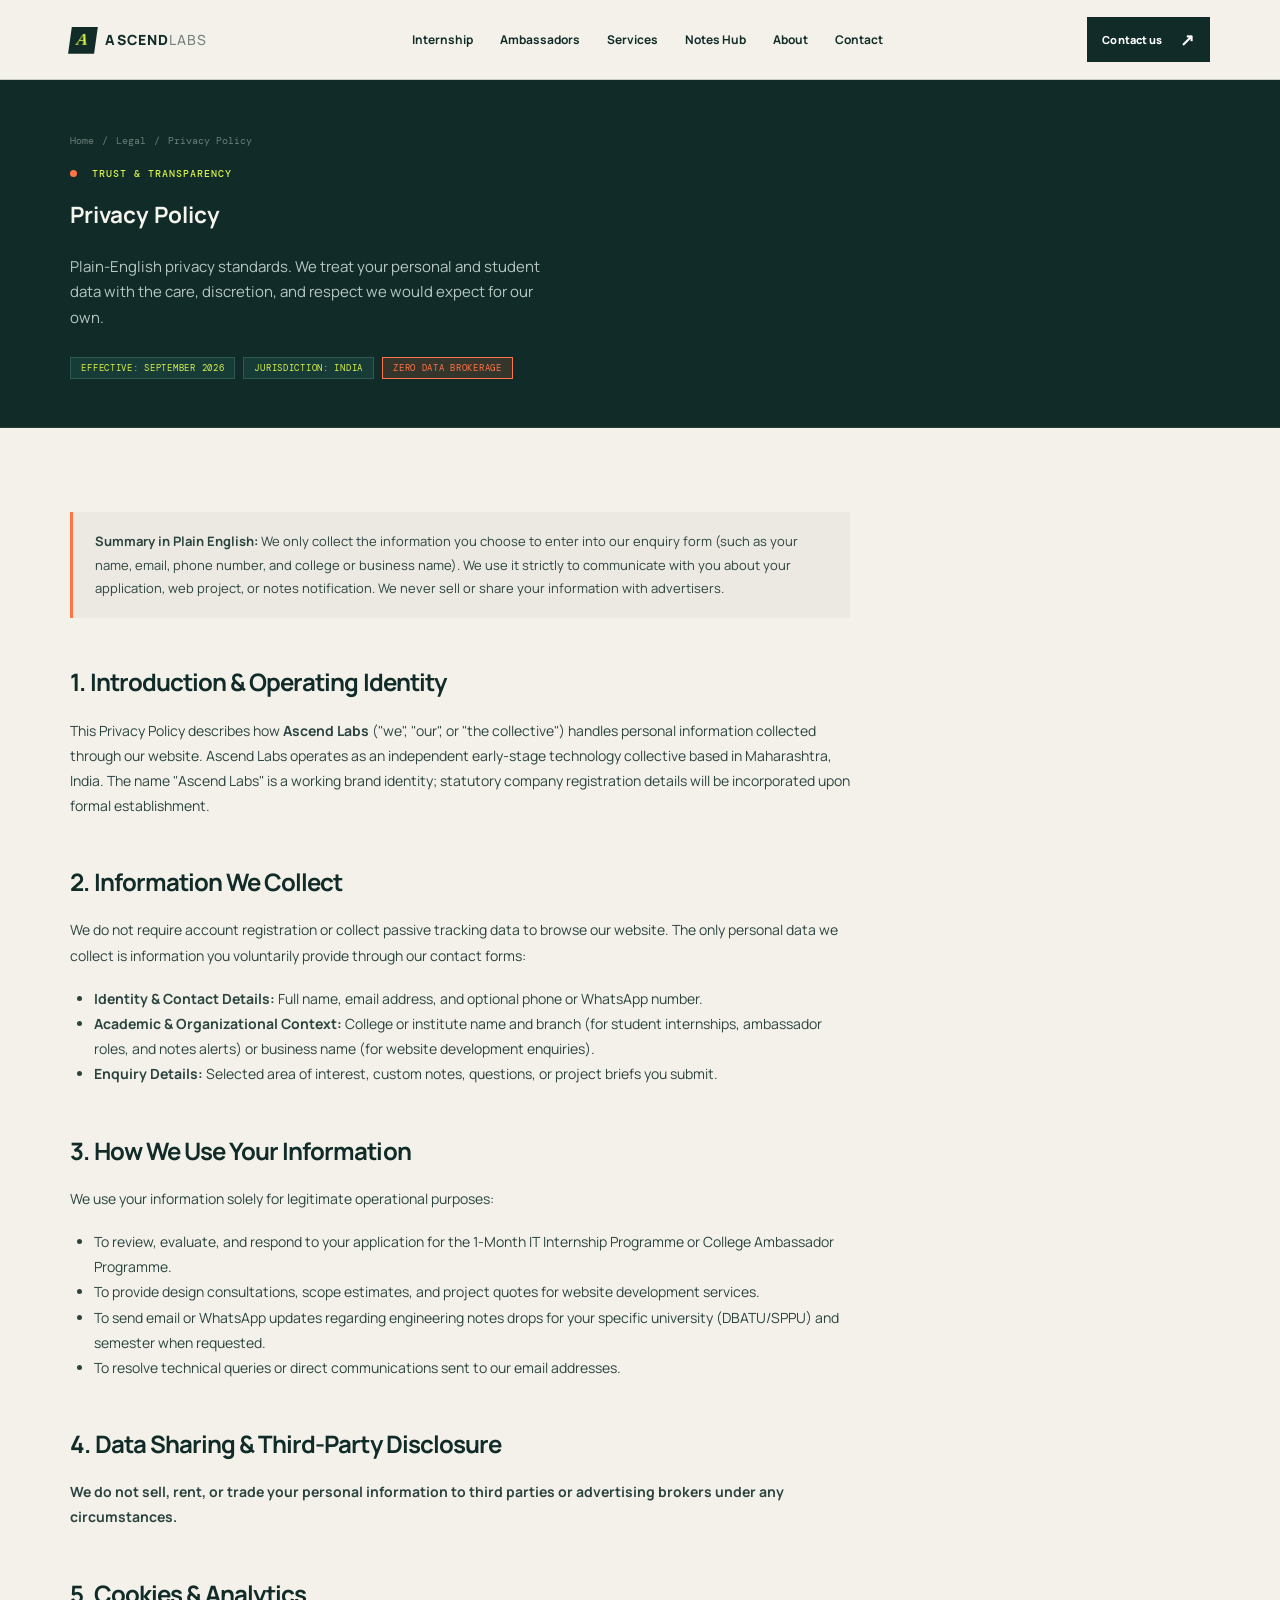
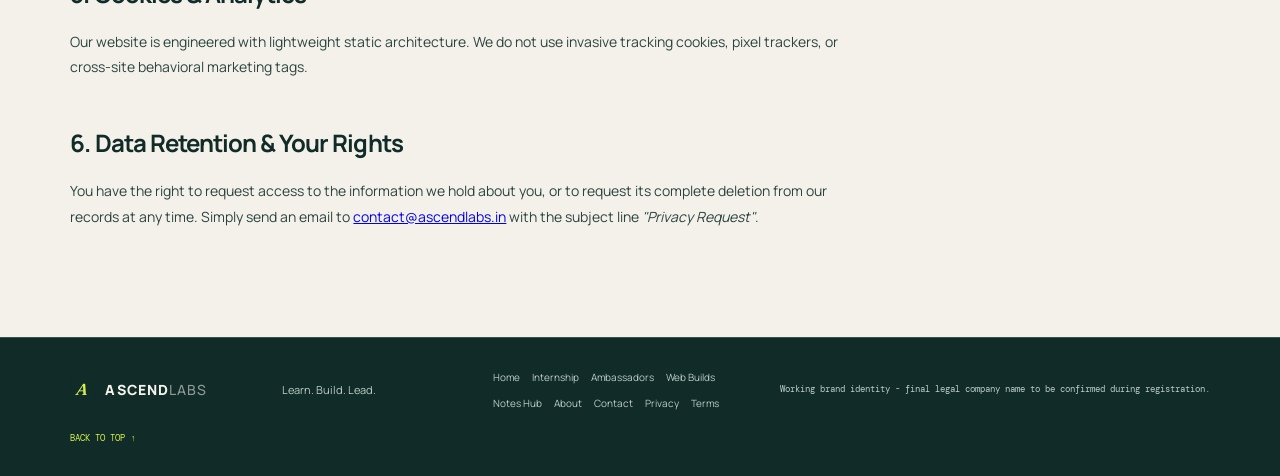
<file: privacy-policy.html>
<!doctype html>
<html lang="en">
  <head>
    <meta charset="UTF-8" />
    <meta name="viewport" content="width=device-width, initial-scale=1.0" />
    <meta name="description" content="Privacy Policy for Ascend Labs — Transparent, student-friendly data practices and enquiry handling." />
    <title>Privacy Policy | Ascend Labs</title>
    <link rel="preconnect" href="https://fonts.googleapis.com" />
    <link rel="preconnect" href="https://fonts.gstatic.com" crossorigin />
    <link href="https://fonts.googleapis.com/css2?family=DM+Mono:wght@400;500&family=Manrope:wght@400;500;600;700;800&display=swap" rel="stylesheet" />
    <link rel="stylesheet" href="styles.css" />
  </head>
  <body>
    <a href="#main" class="skip-link">Skip to content</a>

    <header class="site-header">
      <a class="brand" href="index.html" aria-label="Ascend Labs home"><span class="brand-symbol">A</span><span data-config="brandName">ASCEND<span class="muted">LABS</span></span></a>
      <nav class="nav" aria-label="Main navigation">
        <a href="internship.html">Internship</a>
        <a href="campus-ambassador.html">Ambassadors</a>
        <a href="web-development.html">Services</a>
        <a href="engineering-notes.html">Notes Hub</a>
        <a href="about.html">About</a>
        <a href="contact.html">Contact</a>
      </nav>
      <a class="button button-small nav-cta" href="contact.html">Contact us <span>↗</span></a>
      <button class="menu-toggle" aria-label="Open menu" aria-expanded="false">☰</button>
    </header>

    <main id="main">
      <section class="subpage-hero subpage-hero-dark section-shell">
        <div class="breadcrumb">
          <a href="index.html">Home</a> <span>/</span>
          <span>Legal</span> <span>/</span>
          <span>Privacy Policy</span>
        </div>
        <p class="eyebrow"><span class="status-dot"></span> TRUST & TRANSPARENCY</p>
        <h1>Privacy Policy</h1>
        <p class="hero-text">Plain-English privacy standards. We treat your personal and student data with the care, discretion, and respect we would expect for our own.</p>
        
        <div class="meta-badges">
          <span class="badge badge-dark">EFFECTIVE: SEPTEMBER 2026</span>
          <span class="badge badge-dark">JURISDICTION: INDIA</span>
          <span class="badge badge-orange">ZERO DATA BROKERAGE</span>
        </div>
      </section>

      <section class="section-shell legal-shell">
        <div class="legal-prose">
          <div class="legal-callout">
            <strong>Summary in Plain English:</strong> We only collect the information you choose to enter into our enquiry form (such as your name, email, phone number, and college or business name). We use it strictly to communicate with you about your application, web project, or notes notification. We never sell or share your information with advertisers.
          </div>

          <h2>1. Introduction & Operating Identity</h2>
          <p>
            This Privacy Policy describes how <strong>Ascend Labs</strong> ("we", "our", or "the collective") handles personal information collected through our website. Ascend Labs operates as an independent early-stage technology collective based in Maharashtra, India. The name "Ascend Labs" is a working brand identity; statutory company registration details will be incorporated upon formal establishment.
          </p>

          <h2>2. Information We Collect</h2>
          <p>We do not require account registration or collect passive tracking data to browse our website. The only personal data we collect is information you voluntarily provide through our contact forms:</p>
          <ul>
            <li><strong>Identity & Contact Details:</strong> Full name, email address, and optional phone or WhatsApp number.</li>
            <li><strong>Academic & Organizational Context:</strong> College or institute name and branch (for student internships, ambassador roles, and notes alerts) or business name (for website development enquiries).</li>
            <li><strong>Enquiry Details:</strong> Selected area of interest, custom notes, questions, or project briefs you submit.</li>
          </ul>

          <h2>3. How We Use Your Information</h2>
          <p>We use your information solely for legitimate operational purposes:</p>
          <ul>
            <li>To review, evaluate, and respond to your application for the 1-Month IT Internship Programme or College Ambassador Programme.</li>
            <li>To provide design consultations, scope estimates, and project quotes for website development services.</li>
            <li>To send email or WhatsApp updates regarding engineering notes drops for your specific university (DBATU/SPPU) and semester when requested.</li>
            <li>To resolve technical queries or direct communications sent to our email addresses.</li>
          </ul>

          <h2>4. Data Sharing & Third-Party Disclosure</h2>
          <p>
            <strong>We do not sell, rent, or trade your personal information to third parties or advertising brokers under any circumstances.</strong>
          </p>

          <h2>5. Cookies & Analytics</h2>
          <p>
            Our website is engineered with lightweight static architecture. We do not use invasive tracking cookies, pixel trackers, or cross-site behavioral marketing tags.
          </p>

          <h2>6. Data Retention & Your Rights</h2>
          <p>
            You have the right to request access to the information we hold about you, or to request its complete deletion from our records at any time. Simply send an email to <a href="mailto:contact@ascendlabs.in" data-config="contactEmail">contact@ascendlabs.in</a> with the subject line <em>"Privacy Request"</em>.
          </p>
        </div>
      </section>
    </main>

    <footer>
      <a class="brand" href="index.html"><span class="brand-symbol">A</span><span data-config="brandName">ASCEND<span class="muted">LABS</span></span></a>
      <p>Learn. Build. Lead.</p>
      <div class="footer-nav">
        <a href="index.html">Home</a>
        <a href="internship.html">Internship</a>
        <a href="campus-ambassador.html">Ambassadors</a>
        <a href="web-development.html">Web Builds</a>
        <a href="engineering-notes.html">Notes Hub</a>
        <a href="about.html">About</a>
        <a href="contact.html">Contact</a>
        <a href="privacy-policy.html">Privacy</a>
        <a href="terms.html">Terms</a>
      </div>
      <p class="footer-note" data-config="legalNotice">Working brand identity - final legal company name to be confirmed during registration.</p>
      <a href="#main" class="back-top">BACK TO TOP ↑</a>
    </footer>

    <script src="site-config.js"></script>
    <script src="script.js"></script>
  </body>
</html>
</file>
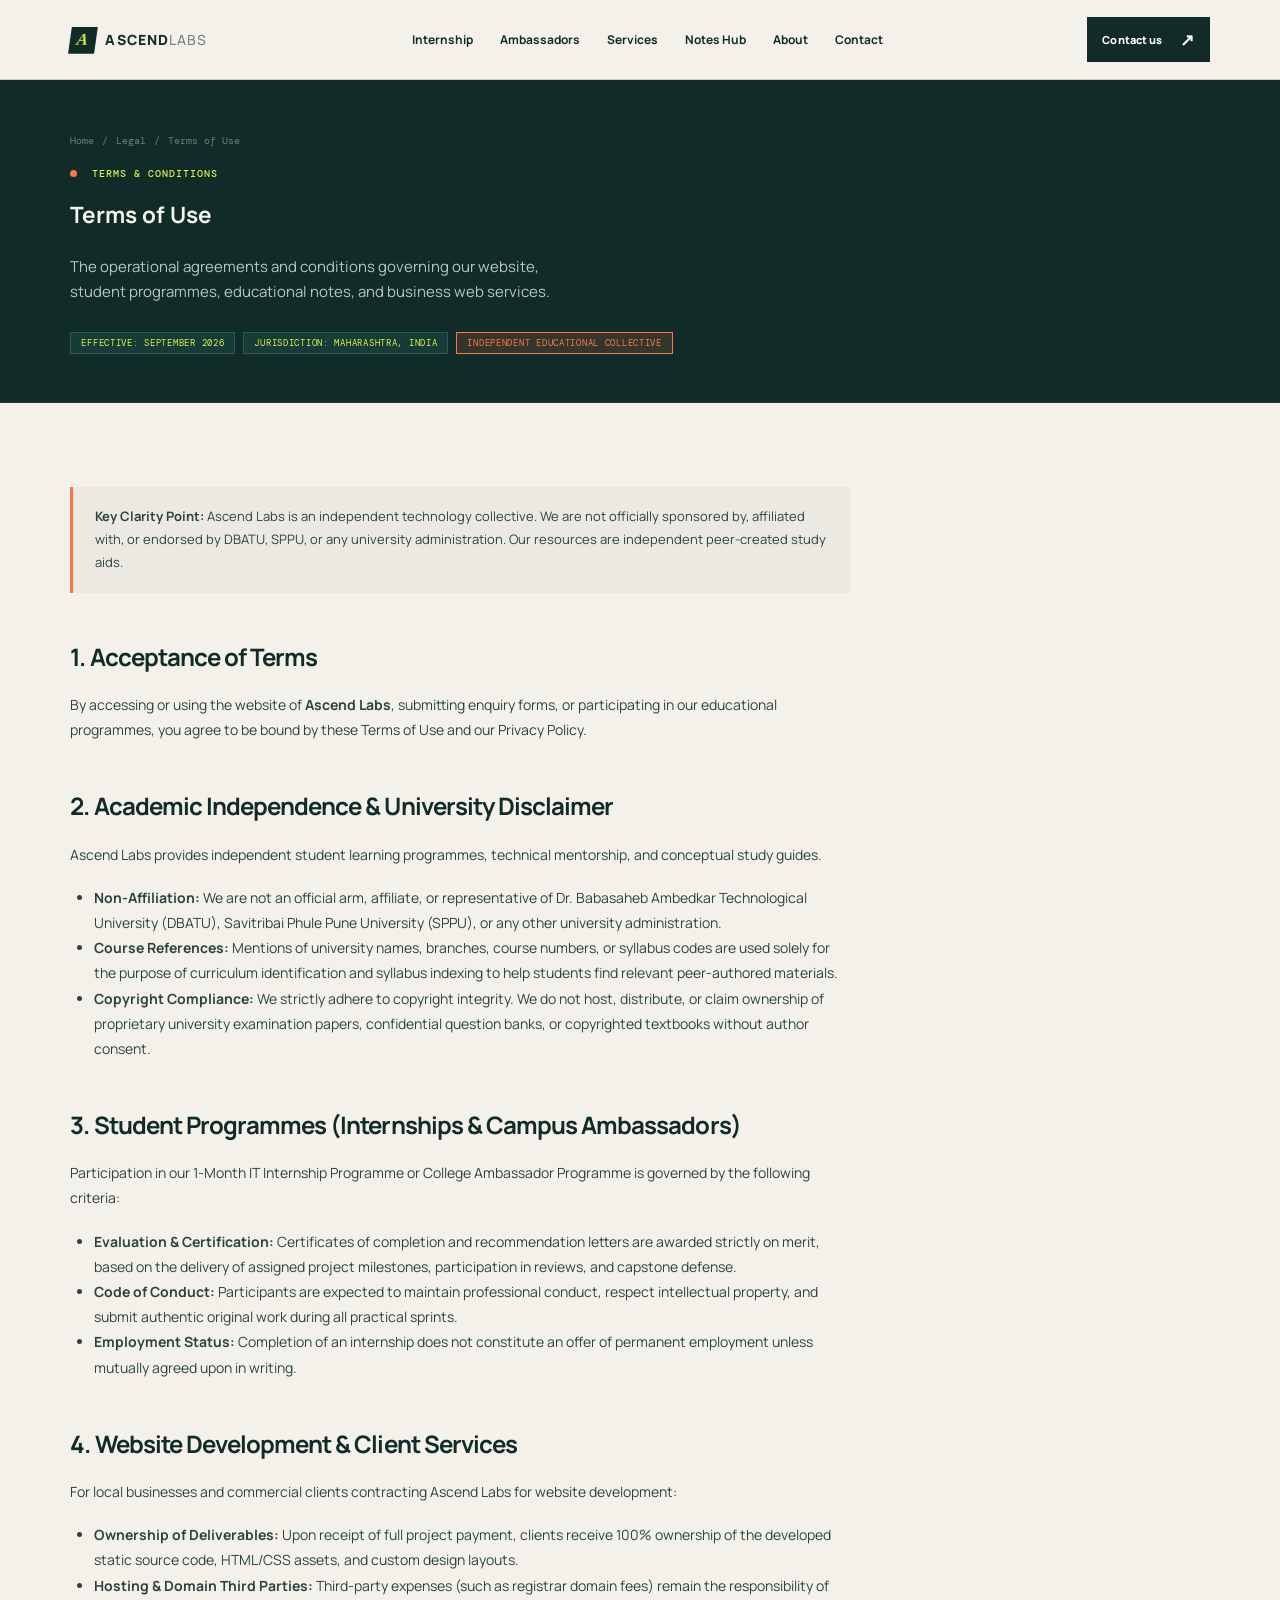
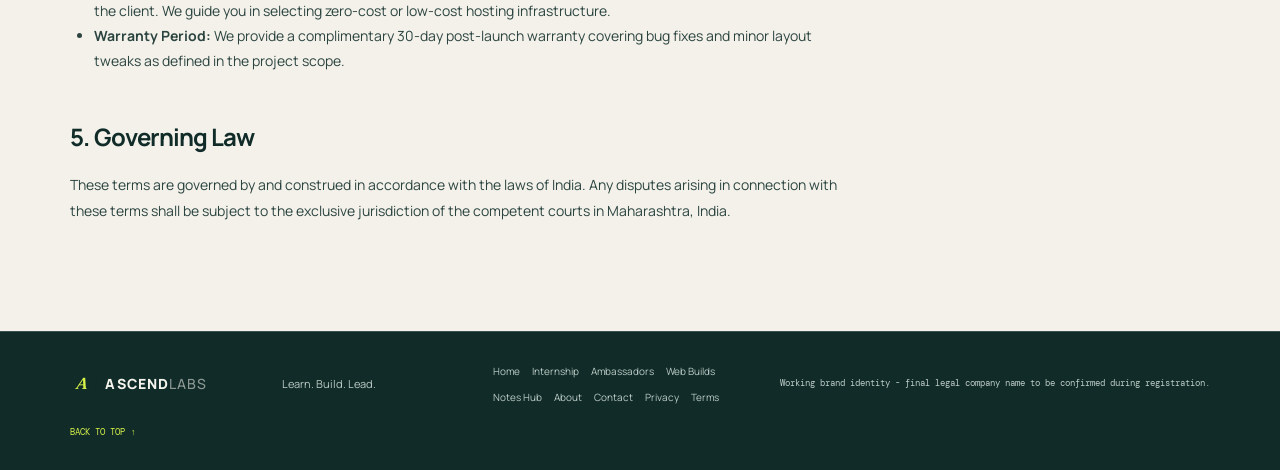
<file: terms.html>
<!doctype html>
<html lang="en">
  <head>
    <meta charset="UTF-8" />
    <meta name="viewport" content="width=device-width, initial-scale=1.0" />
    <meta name="description" content="Terms of Use for Ascend Labs — Clear terms governing website usage, student programmes, web services, and educational resources." />
    <title>Terms of Use | Ascend Labs</title>
    <link rel="preconnect" href="https://fonts.googleapis.com" />
    <link rel="preconnect" href="https://fonts.gstatic.com" crossorigin />
    <link href="https://fonts.googleapis.com/css2?family=DM+Mono:wght@400;500&family=Manrope:wght@400;500;600;700;800&display=swap" rel="stylesheet" />
    <link rel="stylesheet" href="styles.css" />
  </head>
  <body>
    <a href="#main" class="skip-link">Skip to content</a>

    <header class="site-header">
      <a class="brand" href="index.html" aria-label="Ascend Labs home"><span class="brand-symbol">A</span><span data-config="brandName">ASCEND<span class="muted">LABS</span></span></a>
      <nav class="nav" aria-label="Main navigation">
        <a href="internship.html">Internship</a>
        <a href="campus-ambassador.html">Ambassadors</a>
        <a href="web-development.html">Services</a>
        <a href="engineering-notes.html">Notes Hub</a>
        <a href="about.html">About</a>
        <a href="contact.html">Contact</a>
      </nav>
      <a class="button button-small nav-cta" href="contact.html">Contact us <span>↗</span></a>
      <button class="menu-toggle" aria-label="Open menu" aria-expanded="false">☰</button>
    </header>

    <main id="main">
      <section class="subpage-hero subpage-hero-dark section-shell">
        <div class="breadcrumb">
          <a href="index.html">Home</a> <span>/</span>
          <span>Legal</span> <span>/</span>
          <span>Terms of Use</span>
        </div>
        <p class="eyebrow"><span class="status-dot"></span> TERMS & CONDITIONS</p>
        <h1>Terms of Use</h1>
        <p class="hero-text">The operational agreements and conditions governing our website, student programmes, educational notes, and business web services.</p>
        
        <div class="meta-badges">
          <span class="badge badge-dark">EFFECTIVE: SEPTEMBER 2026</span>
          <span class="badge badge-dark">JURISDICTION: MAHARASHTRA, INDIA</span>
          <span class="badge badge-orange">INDEPENDENT EDUCATIONAL COLLECTIVE</span>
        </div>
      </section>

      <section class="section-shell legal-shell">
        <div class="legal-prose">
          <div class="legal-callout">
            <strong>Key Clarity Point:</strong> Ascend Labs is an independent technology collective. We are not officially sponsored by, affiliated with, or endorsed by DBATU, SPPU, or any university administration. Our resources are independent peer-created study aids.
          </div>

          <h2>1. Acceptance of Terms</h2>
          <p>
            By accessing or using the website of <strong>Ascend Labs</strong>, submitting enquiry forms, or participating in our educational programmes, you agree to be bound by these Terms of Use and our Privacy Policy.
          </p>

          <h2>2. Academic Independence & University Disclaimer</h2>
          <p>
            Ascend Labs provides independent student learning programmes, technical mentorship, and conceptual study guides.
          </p>
          <ul>
            <li><strong>Non-Affiliation:</strong> We are not an official arm, affiliate, or representative of Dr. Babasaheb Ambedkar Technological University (DBATU), Savitribai Phule Pune University (SPPU), or any other university administration.</li>
            <li><strong>Course References:</strong> Mentions of university names, branches, course numbers, or syllabus codes are used solely for the purpose of curriculum identification and syllabus indexing to help students find relevant peer-authored materials.</li>
            <li><strong>Copyright Compliance:</strong> We strictly adhere to copyright integrity. We do not host, distribute, or claim ownership of proprietary university examination papers, confidential question banks, or copyrighted textbooks without author consent.</li>
          </ul>

          <h2>3. Student Programmes (Internships & Campus Ambassadors)</h2>
          <p>
            Participation in our 1-Month IT Internship Programme or College Ambassador Programme is governed by the following criteria:
          </p>
          <ul>
            <li><strong>Evaluation & Certification:</strong> Certificates of completion and recommendation letters are awarded strictly on merit, based on the delivery of assigned project milestones, participation in reviews, and capstone defense.</li>
            <li><strong>Code of Conduct:</strong> Participants are expected to maintain professional conduct, respect intellectual property, and submit authentic original work during all practical sprints.</li>
            <li><strong>Employment Status:</strong> Completion of an internship does not constitute an offer of permanent employment unless mutually agreed upon in writing.</li>
          </ul>

          <h2>4. Website Development & Client Services</h2>
          <p>
            For local businesses and commercial clients contracting Ascend Labs for website development:
          </p>
          <ul>
            <li><strong>Ownership of Deliverables:</strong> Upon receipt of full project payment, clients receive 100% ownership of the developed static source code, HTML/CSS assets, and custom design layouts.</li>
            <li><strong>Hosting & Domain Third Parties:</strong> Third-party expenses (such as registrar domain fees) remain the responsibility of the client. We guide you in selecting zero-cost or low-cost hosting infrastructure.</li>
            <li><strong>Warranty Period:</strong> We provide a complimentary 30-day post-launch warranty covering bug fixes and minor layout tweaks as defined in the project scope.</li>
          </ul>

          <h2>5. Governing Law</h2>
          <p>
            These terms are governed by and construed in accordance with the laws of India. Any disputes arising in connection with these terms shall be subject to the exclusive jurisdiction of the competent courts in Maharashtra, India.
          </p>
        </div>
      </section>
    </main>

    <footer>
      <a class="brand" href="index.html"><span class="brand-symbol">A</span><span data-config="brandName">ASCEND<span class="muted">LABS</span></span></a>
      <p>Learn. Build. Lead.</p>
      <div class="footer-nav">
        <a href="index.html">Home</a>
        <a href="internship.html">Internship</a>
        <a href="campus-ambassador.html">Ambassadors</a>
        <a href="web-development.html">Web Builds</a>
        <a href="engineering-notes.html">Notes Hub</a>
        <a href="about.html">About</a>
        <a href="contact.html">Contact</a>
        <a href="privacy-policy.html">Privacy</a>
        <a href="terms.html">Terms</a>
      </div>
      <p class="footer-note" data-config="legalNotice">Working brand identity - final legal company name to be confirmed during registration.</p>
      <a href="#main" class="back-top">BACK TO TOP ↑</a>
    </footer>

    <script src="site-config.js"></script>
    <script src="script.js"></script>
  </body>
</html>
</file>
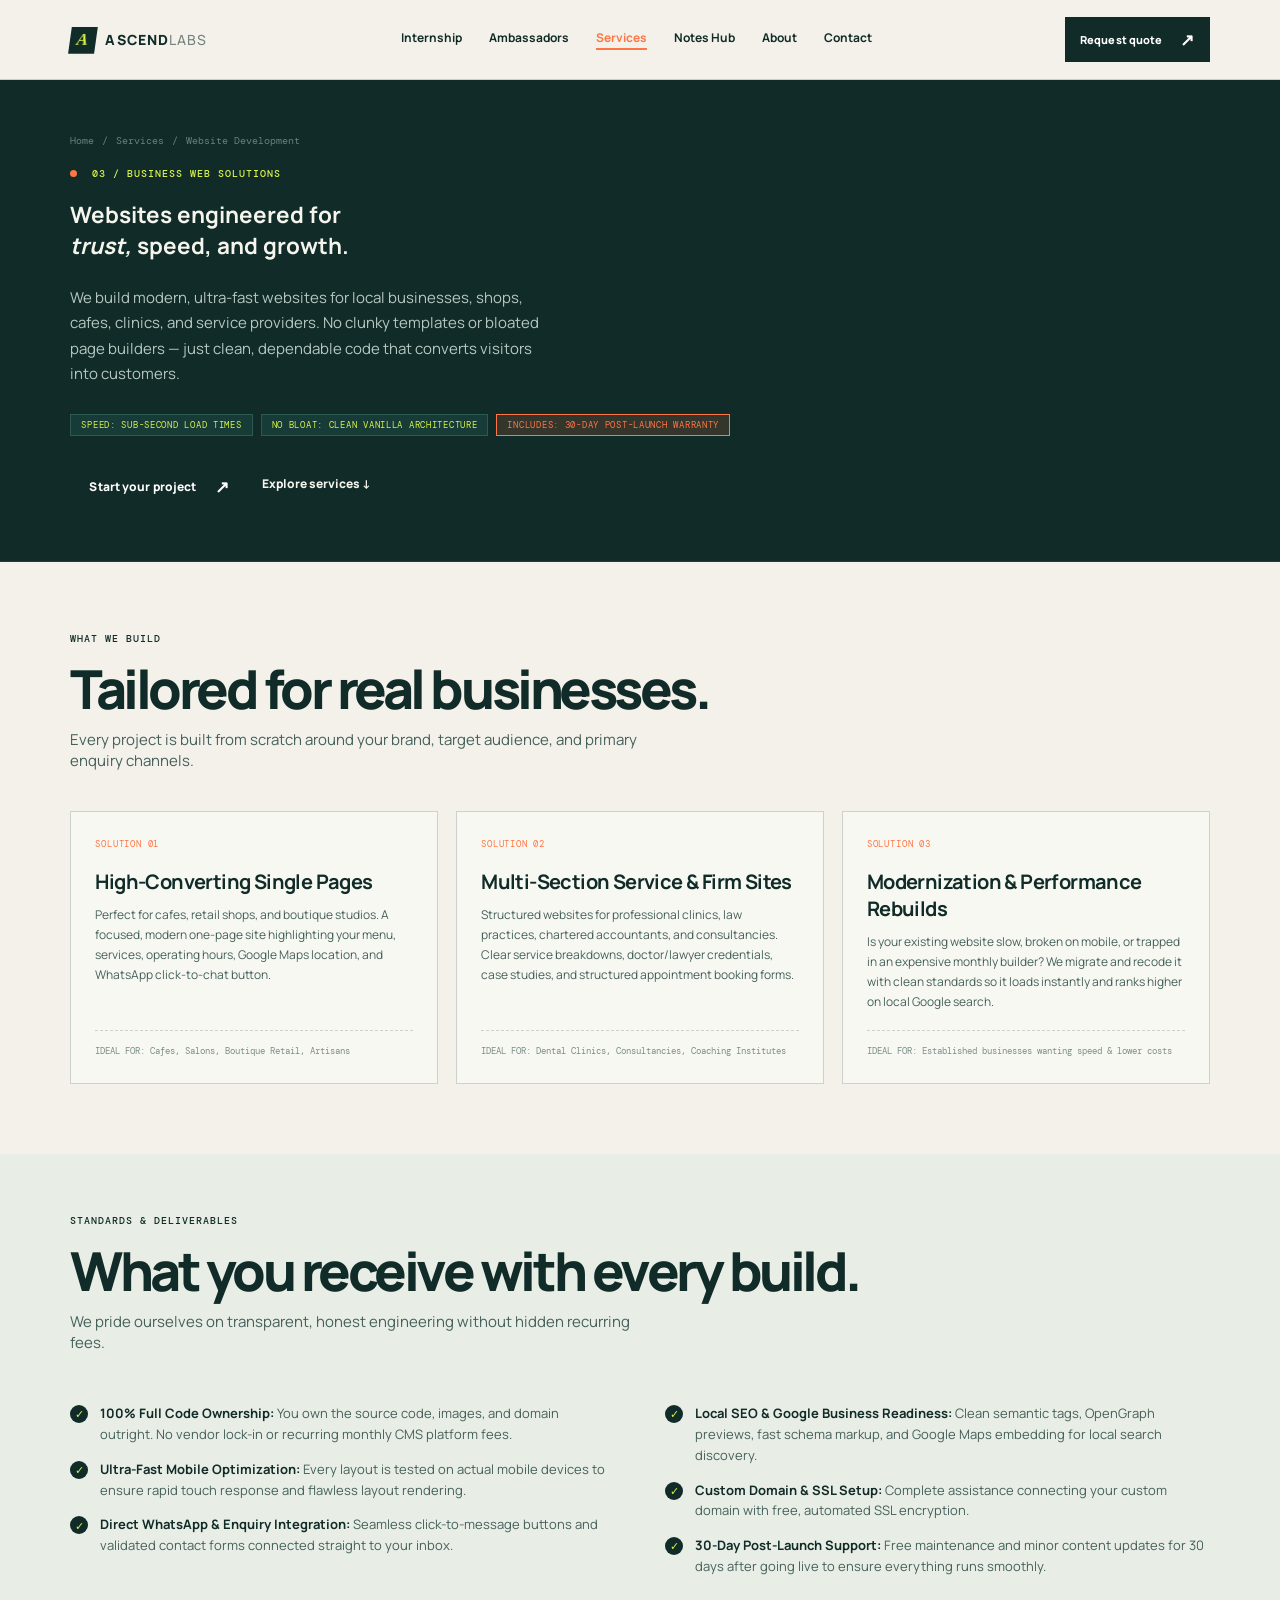
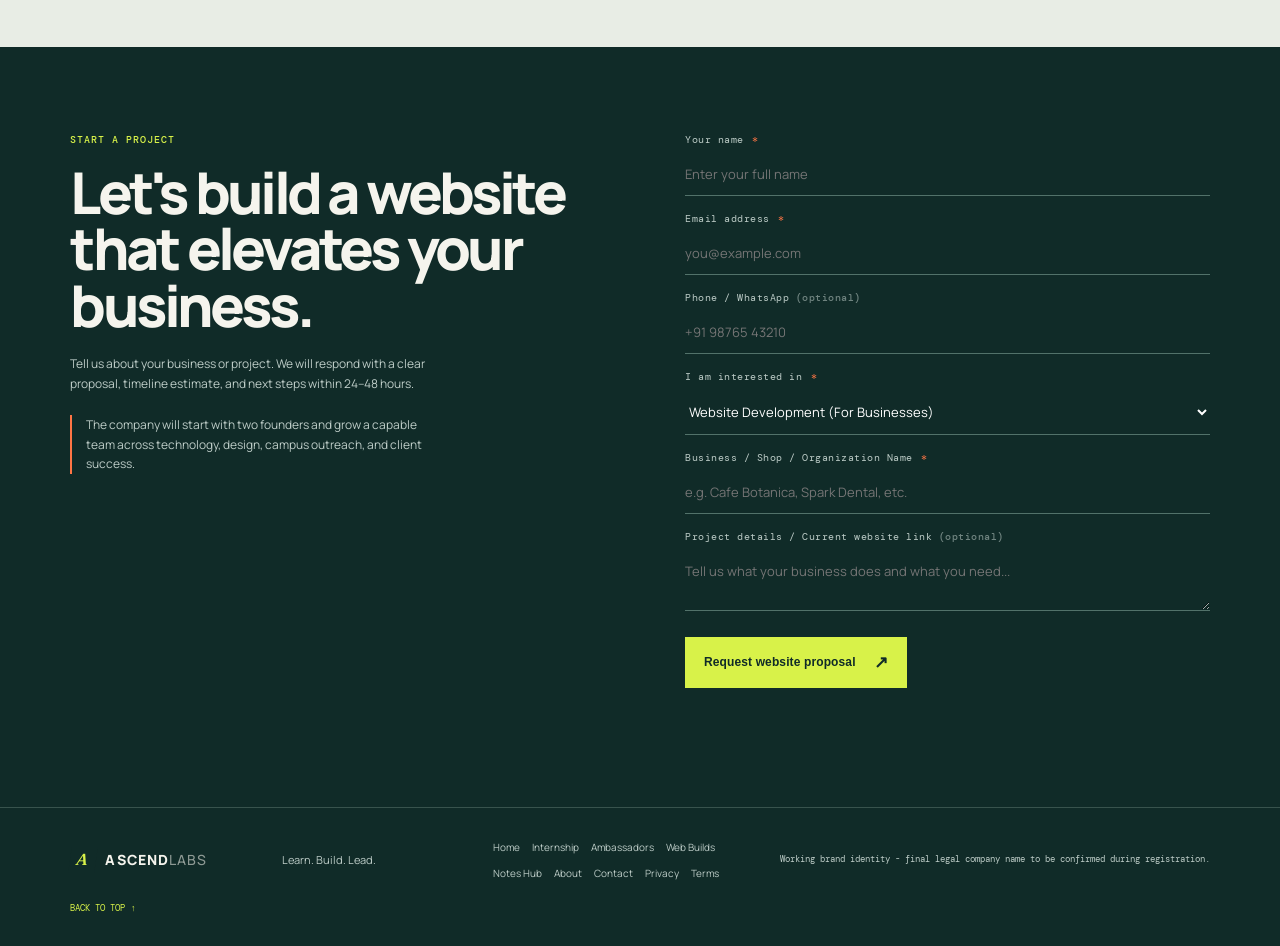
<file: web-development.html>
<!doctype html>
<html lang="en">
  <head>
    <meta charset="UTF-8" />
    <meta name="viewport" content="width=device-width, initial-scale=1.0" />
    <meta name="description" content="Custom website development for local businesses, shops, cafes, and clinics by Ascend Labs. Clean code, sub-second speed, zero monthly CMS bloat." />
    <title>Website Development for Businesses | Ascend Labs</title>
    <link rel="preconnect" href="https://fonts.googleapis.com" />
    <link rel="preconnect" href="https://fonts.gstatic.com" crossorigin />
    <link href="https://fonts.googleapis.com/css2?family=DM+Mono:wght@400;500&family=Manrope:wght@400;500;600;700;800&display=swap" rel="stylesheet" />
    <link rel="stylesheet" href="styles.css" />
  </head>
  <body>
    <a href="#main" class="skip-link">Skip to content</a>

    <header class="site-header">
      <a class="brand" href="index.html" aria-label="Ascend Labs home"><span class="brand-symbol">A</span><span data-config="brandName">ASCEND<span class="muted">LABS</span></span></a>
      <nav class="nav" aria-label="Main navigation">
        <a href="internship.html">Internship</a>
        <a href="campus-ambassador.html">Ambassadors</a>
        <a href="web-development.html">Services</a>
        <a href="engineering-notes.html">Notes Hub</a>
        <a href="about.html">About</a>
        <a href="contact.html">Contact</a>
      </nav>
      <a class="button button-small nav-cta" href="#quote" data-select-domain="Website Development">Request quote <span>↗</span></a>
      <button class="menu-toggle" aria-label="Open menu" aria-expanded="false">☰</button>
    </header>

    <main id="main">
      <section class="subpage-hero subpage-hero-dark section-shell">
        <div class="breadcrumb">
          <a href="index.html">Home</a> <span>/</span>
          <a href="index.html#services">Services</a> <span>/</span>
          <span>Website Development</span>
        </div>
        <p class="eyebrow"><span class="status-dot"></span> 03 / BUSINESS WEB SOLUTIONS</p>
        <h1>Websites engineered for<br /><em>trust,</em> speed, and growth.</h1>
        <p class="hero-text">We build modern, ultra-fast websites for local businesses, shops, cafes, clinics, and service providers. No clunky templates or bloated page builders — just clean, dependable code that converts visitors into customers.</p>
        
        <div class="meta-badges">
          <span class="badge badge-dark">SPEED: SUB-SECOND LOAD TIMES</span>
          <span class="badge badge-dark">NO BLOAT: CLEAN VANILLA ARCHITECTURE</span>
          <span class="badge badge-orange">INCLUDES: 30-DAY POST-LAUNCH WARRANTY</span>
        </div>

        <div class="hero-actions" style="margin-top: 24px; display: flex; gap: 14px; align-items: center; flex-wrap: wrap;">
          <a class="button" href="#quote" data-select-domain="Website Development">Start your project <span>↗</span></a>
          <a class="text-link" href="#services-grid" style="color: var(--muted-lime);">Explore services <span>↓</span></a>
        </div>
      </section>

      <!-- Services Offered Grid -->
      <section id="services-grid" class="section-shell" style="padding-top: 70px; padding-bottom: 70px;">
        <div class="section-intro">
          <p class="eyebrow">WHAT WE BUILD</p>
          <h2>Tailored for real businesses.</h2>
          <p style="color: #45605b; max-width: 580px; margin-top: 14px;">Every project is built from scratch around your brand, target audience, and primary enquiry channels.</p>
        </div>

        <div class="tracks-grid">
          <article class="track-card">
            <span class="mini-tag" style="color: var(--orange);">SOLUTION 01</span>
            <h3>High-Converting Single Pages</h3>
            <p>Perfect for cafes, retail shops, and boutique studios. A focused, modern one-page site highlighting your menu, services, operating hours, Google Maps location, and WhatsApp click-to-chat button.</p>
            <div class="tech-tag">IDEAL FOR: Cafes, Salons, Boutique Retail, Artisans</div>
          </article>

          <article class="track-card">
            <span class="mini-tag" style="color: var(--orange);">SOLUTION 02</span>
            <h3>Multi-Section Service & Firm Sites</h3>
            <p>Structured websites for professional clinics, law practices, chartered accountants, and consultancies. Clear service breakdowns, doctor/lawyer credentials, case studies, and structured appointment booking forms.</p>
            <div class="tech-tag">IDEAL FOR: Dental Clinics, Consultancies, Coaching Institutes</div>
          </article>

          <article class="track-card">
            <span class="mini-tag" style="color: var(--orange);">SOLUTION 03</span>
            <h3>Modernization & Performance Rebuilds</h3>
            <p>Is your existing website slow, broken on mobile, or trapped in an expensive monthly builder? We migrate and recode it with clean standards so it loads instantly and ranks higher on local Google search.</p>
            <div class="tech-tag">IDEAL FOR: Established businesses wanting speed & lower costs</div>
          </article>
        </div>
      </section>

      <!-- What Every Client Receives -->
      <section class="section-shell" style="padding-top: 60px; padding-bottom: 70px; background: #e8ede5;">
        <div class="section-intro">
          <p class="eyebrow">STANDARDS & DELIVERABLES</p>
          <h2>What you receive with every build.</h2>
          <p style="color: #45605b; max-width: 560px; margin-top: 14px;">We pride ourselves on transparent, honest engineering without hidden recurring fees.</p>
        </div>

        <div class="two-col-block" style="margin-top: 30px;">
          <ul class="checklist">
            <li>
              <span class="check-icon">✓</span>
              <div><strong>100% Full Code Ownership:</strong> You own the source code, images, and domain outright. No vendor lock-in or recurring monthly CMS platform fees.</div>
            </li>
            <li>
              <span class="check-icon">✓</span>
              <div><strong>Ultra-Fast Mobile Optimization:</strong> Every layout is tested on actual mobile devices to ensure rapid touch response and flawless layout rendering.</div>
            </li>
            <li>
              <span class="check-icon">✓</span>
              <div><strong>Direct WhatsApp & Enquiry Integration:</strong> Seamless click-to-message buttons and validated contact forms connected straight to your inbox.</div>
            </li>
          </ul>

          <ul class="checklist">
            <li>
              <span class="check-icon">✓</span>
              <div><strong>Local SEO & Google Business Readiness:</strong> Clean semantic tags, OpenGraph previews, fast schema markup, and Google Maps embedding for local search discovery.</div>
            </li>
            <li>
              <span class="check-icon">✓</span>
              <div><strong>Custom Domain & SSL Setup:</strong> Complete assistance connecting your custom domain with free, automated SSL encryption.</div>
            </li>
            <li>
              <span class="check-icon">✓</span>
              <div><strong>30-Day Post-Launch Support:</strong> Free maintenance and minor content updates for 30 days after going live to ensure everything runs smoothly.</div>
            </li>
          </ul>
        </div>
      </section>

      <!-- Quote Request Area -->
      <section id="quote" class="contact section-shell">
        <div class="contact-copy">
          <p class="eyebrow">START A PROJECT</p>
          <h2>Let's build a website<br />that elevates your business.</h2>
          <p>Tell us about your business or project. We will respond with a clear proposal, timeline estimate, and next steps within 24–48 hours.</p>
          <p class="contact-note">The company will start with two founders and grow a capable team across technology, design, campus outreach, and client success.</p>
        </div>

        <form id="interest-form" class="contact-form" novalidate>
          <label>Your name <span class="req">*</span>
            <input required name="name" placeholder="Enter your full name" />
            <span class="field-error-msg"></span>
          </label>

          <label>Email address <span class="req">*</span>
            <input required type="email" name="email" placeholder="you@example.com" />
            <span class="field-error-msg"></span>
          </label>

          <label>Phone / WhatsApp <span class="muted">(optional)</span>
            <input type="tel" name="phone" placeholder="+91 98765 43210" />
            <span class="field-error-msg"></span>
          </label>

          <label>I am interested in <span class="req">*</span>
            <select required name="interest">
              <option value="Website Development" selected>Website Development (For Businesses)</option>
              <optgroup label="1-Month IT Internship Domains">
                <option value="Internship: Web Development">Internship: Web Development</option>
                <option value="Internship: Python Programming">Internship: Python Programming</option>
                <option value="Internship: Java Development">Internship: Java Development</option>
                <option value="Internship: Data Science & ML">Internship: Data Science & ML</option>
                <option value="Internship: UI/UX & Frontend">Internship: UI/UX & Frontend</option>
                <option value="Internship: Cloud & DevOps">Internship: Cloud & DevOps</option>
                <option value="Internship Program">General IT Internship</option>
              </optgroup>
              <optgroup label="Other Programs & Services">
                <option value="College Ambassador Program">College Ambassador Program</option>
                <option value="Engineering Notes">Engineering Notes (DBATU / SPPU)</option>
              </optgroup>
            </select>
            <span class="field-error-msg"></span>
          </label>

          <!-- Conditional Business Field -->
          <div id="business-field-group" class="field-group conditional-field active">
            <label>Business / Shop / Organization Name <span class="req">*</span>
              <input required name="business" placeholder="e.g. Cafe Botanica, Spark Dental, etc." />
              <span class="field-error-msg"></span>
            </label>
          </div>

          <!-- Conditional College Field -->
          <div id="college-field-group" class="field-group conditional-field">
            <label>College / University Name <span class="req">*</span>
              <input name="college" placeholder="e.g. DBATU Lonere, SPPU Pune, etc." />
              <span class="field-error-msg"></span>
            </label>
          </div>

          <label>Project details / Current website link <span class="muted">(optional)</span>
            <textarea name="message" rows="2" placeholder="Tell us what your business does and what you need..."></textarea>
          </label>

          <button class="button" type="submit">Request website proposal <span>↗</span></button>
          <p class="form-message" aria-live="polite"></p>
        </form>
      </section>
    </main>

    <footer>
      <a class="brand" href="index.html"><span class="brand-symbol">A</span><span data-config="brandName">ASCEND<span class="muted">LABS</span></span></a>
      <p>Learn. Build. Lead.</p>
      <div class="footer-nav">
        <a href="index.html">Home</a>
        <a href="internship.html">Internship</a>
        <a href="campus-ambassador.html">Ambassadors</a>
        <a href="web-development.html">Web Builds</a>
        <a href="engineering-notes.html">Notes Hub</a>
        <a href="about.html">About</a>
        <a href="contact.html">Contact</a>
        <a href="privacy-policy.html">Privacy</a>
        <a href="terms.html">Terms</a>
      </div>
      <p class="footer-note" data-config="legalNotice">Working brand identity - final legal company name to be confirmed during registration.</p>
      <a href="#main" class="back-top">BACK TO TOP ↑</a>
    </footer>

    <script src="site-config.js"></script>
    <script src="script.js"></script>
  </body>
</html>
</file>
<file: styles.css>
:root{--ink:#102b28;--cream:#f3f1ea;--lime:#d8f249;--orange:#ff7545;--line:rgba(16,43,40,.18);--mono:'DM Mono',monospace;--sans:'Manrope',sans-serif}*{box-sizing:border-box}html{scroll-behavior:smooth}body{margin:0;background:var(--cream);color:var(--ink);font-family:var(--sans);font-size:15px}.site-header{height:80px;display:flex;align-items:center;justify-content:space-between;padding:0 5.5vw;border-bottom:1px solid var(--line);position:sticky;top:0;background:rgba(243,241,234,.93);backdrop-filter:blur(14px);z-index:10}.brand{display:flex;align-items:center;gap:9px;color:var(--ink);font-size:14px;font-weight:800;letter-spacing:.08em;text-decoration:none}.muted{font-weight:500;opacity:.55}.brand-symbol{display:grid;place-items:center;width:26px;height:26px;background:var(--ink);color:var(--lime);font-family:Georgia,serif;font-size:17px;font-style:italic;transform:skew(-8deg)}.nav{display:flex;gap:27px}.nav a{color:var(--ink);text-decoration:none;font-size:12px;font-weight:700}.nav a:hover,.text-link:hover{color:#d05328}.button{display:inline-flex;align-items:center;justify-content:center;gap:18px;padding:14px 18px;background:var(--ink);border:1px solid var(--ink);color:white;font-weight:800;text-decoration:none;font-size:12px;letter-spacing:.01em;cursor:pointer;transition:.2s}.button:hover{background:var(--orange);border-color:var(--orange);transform:translateY(-2px)}.button span{font-size:17px}.button-small{padding:10px 14px;font-size:11px}.menu-toggle{display:none;border:0;background:transparent;font-size:22px}.section-shell{padding-left:5.5vw;padding-right:5.5vw}.hero{min-height:630px;display:grid;grid-template-columns:1.04fr .96fr;align-items:center;gap:45px;padding-top:58px;padding-bottom:58px}.eyebrow{font-family:var(--mono);font-size:10px;letter-spacing:.1em;font-weight:500;margin:0 0 18px}.status-dot{display:inline-block;width:7px;height:7px;border-radius:50%;background:var(--orange);margin-right:8px}.hero h1,.section-intro h2,.section-head h2,.notes-copy h2,.contact h2{font-size:clamp(38px,5vw,70px);line-height:.98;letter-spacing:-.065em;margin:0;font-weight:800}.hero em,.notes-copy em{font-family:Georgia,serif;font-weight:400}.hero-text{max-width:485px;line-height:1.7;margin:24px 0 27px;color:#45605b}.hero-actions{display:flex;align-items:center;gap:25px}.text-link{font-size:12px;font-weight:800;color:var(--ink);text-decoration:none;border-bottom:1px solid var(--ink);padding-bottom:4px}.hero-trust{display:flex;align-items:center;gap:13px;margin-top:53px;font-family:var(--mono)}.hero-trust span{font-size:23px;color:var(--orange)}.hero-trust p{font-size:10px;line-height:1.55}.hero-art{height:480px;background:var(--ink);position:relative;overflow:hidden;border-radius:1px}.grid-plane{position:absolute;inset:0;background:linear-gradient(rgba(216,242,73,.1) 1px,transparent 1px),linear-gradient(90deg,rgba(216,242,73,.1) 1px,transparent 1px);background-size:32px 32px;transform:perspective(500px) rotateX(53deg) scale(1.6) translateY(130px)}.orbit{position:absolute;border:1px solid rgba(216,242,73,.5);border-radius:50%;left:50%;top:50%;transform:translate(-50%,-50%)}.orbit-one{height:370px;width:370px}.orbit-two{height:245px;width:245px;border-color:rgba(255,117,69,.8)}.core{position:absolute;left:50%;top:50%;transform:translate(-50%,-50%);height:134px;width:134px;border-radius:50%;background:var(--lime);display:flex;flex-direction:column;align-items:center;justify-content:center;color:var(--ink);text-align:center;font-family:var(--mono);font-size:9px;letter-spacing:.13em;box-shadow:0 0 0 12px rgba(216,242,73,.11)}.core strong{font-size:38px;line-height:1.15}.hero-card{position:absolute;padding:13px 15px;width:165px;background:#f8f8f2;box-shadow:0 12px 25px rgba(0,0,0,.18);display:grid;grid-template-columns:25px 1fr;column-gap:7px;transform:rotate(-3deg)}.hero-card b{font-size:10px}.hero-card small{grid-column:2;font-size:8px;color:#6c7773;margin-top:2px}.card-icon{grid-row:1/3;color:var(--orange);font-size:19px}.card-intern{top:52px;left:26px}.card-amb{bottom:76px;right:27px;transform:rotate(3deg)}.card-web{right:15px;top:87px;background:var(--orange);color:var(--ink)}.card-web small{color:#73311e}.art-label{position:absolute;color:var(--lime);font:9px var(--mono);letter-spacing:.12em}.art-label b{color:white}.label-top{left:20px;top:18px}.label-bottom{right:20px;bottom:15px}.ticker{overflow:hidden;background:var(--lime);padding:15px 0;white-space:nowrap;font:12px var(--mono);letter-spacing:.06em}.ticker div{animation:slide 22s linear infinite}.ticker i{font-style:normal;margin:0 18px;color:var(--orange)}@keyframes slide{to{transform:translateX(-35%)}}.programs,.service-section,.process{padding-top:105px;padding-bottom:105px}.section-intro h2,.section-head h2{font-size:clamp(35px,4.2vw,58px)}.program-grid{display:grid;grid-template-columns:1fr 1fr;gap:18px;margin-top:43px}.feature-card{min-height:375px;padding:28px 30px;display:flex;flex-direction:column;position:relative;overflow:hidden}.feature-card>div:first-child{display:flex;justify-content:space-between;align-items:center}.number{font:13px var(--mono)}.mini-tag{font:9px var(--mono);letter-spacing:.09em}.feature-card h3{font-size:26px;line-height:1.13;max-width:320px;letter-spacing:-.04em;margin:56px 0 14px}.feature-card p{font-size:12px;line-height:1.7;max-width:365px;margin:0}.card-link{margin-top:auto;font-size:11px;font-weight:800;color:inherit;text-decoration:none}.card-link span{font-size:16px;margin-left:7px}.dark-card{background:var(--ink);color:#f4f6eb}.dark-card .mini-tag{color:var(--lime)}.accent-card{background:var(--orange);color:var(--ink)}.line-art{position:absolute;right:16px;bottom:-34px;font-size:170px;line-height:1;font-family:Georgia,serif;opacity:.16}.star-art{font-size:225px;bottom:-70px}.section-head{display:flex;justify-content:space-between;align-items:end;gap:30px}.section-head>p{max-width:305px;line-height:1.7;color:#45605b;margin:0}.service-layout{display:grid;grid-template-columns:1.4fr .6fr;gap:18px;margin-top:43px}.service-main{background:var(--ink);color:#f5f4ed;padding:21px 25px 27px}.browser{height:26px;background:#284641;display:flex;align-items:center;gap:5px;padding:0 9px}.browser span{display:block;width:5px;height:5px;border-radius:50%;background:var(--lime)}.browser i{font:8px var(--mono);color:#9eb2ac;margin-left:8px;font-style:normal}.site-preview{height:235px;background:var(--lime);color:var(--ink);padding:24px;display:flex;justify-content:space-between;align-items:end}.site-preview p{font-size:36px;line-height:.86;font-weight:800;letter-spacing:-.07em;margin:0}.site-preview b{font-family:Georgia,serif;font-weight:400}.preview-circle{width:48px;height:48px;border-radius:50%;background:var(--ink);color:var(--lime);display:grid;place-items:center}.service-main h3{font-size:24px;letter-spacing:-.04em;margin:29px 0 7px}.service-main>p{font-size:12px;line-height:1.65;color:#c4d1cc;max-width:580px;margin:0 0 20px}.button-light{background:var(--cream);color:var(--ink);border-color:var(--cream)}.service-side{display:grid;gap:18px}.service-side article{border:1px solid var(--line);padding:20px 22px;background:#ebe9e2}.side-icon{font-size:22px;color:var(--orange)}.service-side h3{font-size:16px;margin:15px 0 5px;letter-spacing:-.03em}.service-side p{font-size:11px;line-height:1.55;margin:0;color:#56706b}.notes-section{background:#d8ddd2;padding:91px 0}.notes-wrap{display:grid;grid-template-columns:.9fr 1.1fr;gap:85px;align-items:center}.notes-copy>p:not(.eyebrow){max-width:405px;line-height:1.7;color:#45605b;margin:21px 0 23px}.notes-panel{background:#f8f7f1;padding:28px 30px 22px;box-shadow:8px 9px 0 var(--ink);position:relative}.folder-tab{position:absolute;top:-27px;left:0;background:var(--orange);padding:8px 14px;font:9px var(--mono);letter-spacing:.08em}.note-list{border-top:1px solid var(--line)}.note-list div{display:grid;grid-template-columns:36px 1fr 20px;align-items:center;border-bottom:1px solid var(--line);padding:17px 0}.note-list span,.mono{font:9px var(--mono);color:#60736d}.note-list b{font-size:14px;letter-spacing:-.02em}.note-list i{font-style:normal;color:var(--orange);font-size:20px}.notes-panel .mono{margin:20px 0 0}.steps{display:grid;grid-template-columns:repeat(3,1fr);margin-top:45px;border-top:1px solid var(--line)}.steps article{padding:21px 28px 0 0;min-height:160px;border-right:1px solid var(--line)}.steps article:not(:first-child){padding-left:28px}.steps article:last-child{border-right:0}.steps span{font:11px var(--mono);color:var(--orange)}.steps h3{font-size:19px;letter-spacing:-.03em;margin:24px 0 7px}.steps p{font-size:12px;line-height:1.6;color:#56706b;margin:0}.contact{background:var(--ink);color:#f5f4ed;display:grid;grid-template-columns:1fr 1fr;gap:90px;padding-top:86px;padding-bottom:86px}.contact .eyebrow{color:var(--lime)}.contact h2{font-size:clamp(38px,4.5vw,62px)}.contact-copy>p:not(.eyebrow){color:#bdccc7;max-width:360px;line-height:1.65;font-size:12px;margin:21px 0}.contact-note{border-left:2px solid var(--orange);padding-left:14px}.contact-form{display:grid;gap:16px}.contact-form label{font:10px var(--mono);letter-spacing:.05em;color:#bdccc7}.contact-form input,.contact-form select{display:block;width:100%;padding:12px 0;margin-top:7px;background:transparent;border:0;border-bottom:1px solid #52726a;color:white;font:13px var(--sans);outline:none}.contact-form select option{color:var(--ink)}.contact-form .button{margin-top:10px;width:max-content;background:var(--lime);color:var(--ink);border-color:var(--lime)}.form-message{min-height:17px;margin:0;font-size:11px;color:var(--lime)}footer{padding:32px 5.5vw;background:var(--ink);color:#bdccc7;border-top:1px solid #38534d;display:grid;grid-template-columns:1fr 1fr 1.4fr auto;align-items:center;gap:22px;font-size:11px}footer .brand{color:#f5f4ed}.footer-note{font:9px var(--mono);line-height:1.5}.back-top{font:9px var(--mono);color:var(--lime);text-decoration:none;white-space:nowrap}@media(max-width:760px){.site-header{height:66px;padding:0 6vw}.nav,.nav-cta{display:none}.menu-toggle{display:block}.nav.open{display:flex;position:absolute;top:65px;left:0;right:0;background:var(--cream);flex-direction:column;padding:22px 6vw;border-bottom:1px solid var(--line);gap:18px}.hero{grid-template-columns:1fr;padding-top:54px;gap:35px}.hero-art{height:370px}.hero h1{font-size:49px}.programs,.service-section,.process{padding-top:72px;padding-bottom:72px}.program-grid,.service-layout,.notes-wrap,.contact{grid-template-columns:1fr}.section-head{display:block}.section-head>p{margin-top:18px}.service-side{grid-template-columns:1fr 1fr 1fr}.service-side article{padding:15px}.service-side h3{font-size:14px}.notes-wrap{gap:57px}.steps{grid-template-columns:1fr}.steps article,.steps article:not(:first-child){padding:20px 0;border-right:0;border-bottom:1px solid var(--line)}.contact{gap:42px;padding-top:65px;padding-bottom:65px}.contact-form{max-width:none}footer{grid-template-columns:1fr 1fr}.footer-note{grid-column:1/3}.back-top{justify-self:end}}@media(max-width:480px){.section-shell{padding-left:6vw;padding-right:6vw}.hero-art{height:330px}.hero-card{transform:scale(.82);transform-origin:center}.card-web{right:-8px}.card-amb{right:0;bottom:45px}.orbit-one{width:300px;height:300px}.site-preview{height:185px}.site-preview p{font-size:28px}.service-side{grid-template-columns:1fr}.feature-card{min-height:330px;padding:23px}.notes-panel{padding:22px 18px}.contact{padding-left:6vw;padding-right:6vw}footer{padding-left:6vw;padding-right:6vw}}


/* ==========================================================================
   Accessibility & Focus Outlines
   ========================================================================== */
:focus-visible {
  outline: 2px solid var(--orange);
  outline-offset: 3px;
}

.skip-link {
  position: absolute;
  top: -60px;
  left: 20px;
  background: var(--ink);
  color: var(--lime);
  padding: 10px 16px;
  font-family: var(--mono);
  font-size: 12px;
  z-index: 1000;
  text-decoration: none;
  transition: top 0.2s ease;
}

.skip-link:focus {
  top: 15px;
}

/* ==========================================================================
   Form Enhancements & Validation States
   ========================================================================== */
.field-group {
  display: grid;
  gap: 4px;
}

.contact-form label span.req {
  color: var(--orange);
  margin-left: 2px;
}

.contact-form textarea {
  display: block;
  width: 100%;
  padding: 12px 0;
  margin-top: 7px;
  background: transparent;
  border: 0;
  border-bottom: 1px solid #52726a;
  color: white;
  font: 13px var(--sans);
  outline: none;
  resize: vertical;
  min-height: 60px;
}

.contact-form textarea:focus {
  border-bottom-color: var(--lime);
}

.contact-form input.is-invalid,
.contact-form select.is-invalid,
.contact-form textarea.is-invalid {
  border-bottom-color: var(--orange) !important;
}

.field-error-msg {
  font-family: var(--mono);
  font-size: 10px;
  color: var(--orange);
  margin-top: 3px;
  display: none;
}

.field-error-msg.visible {
  display: block;
}

.conditional-field {
  display: none;
  opacity: 0;
  transition: opacity 0.25s ease, transform 0.25s ease;
  transform: translateY(-4px);
}

.conditional-field.active {
  display: grid;
  opacity: 1;
  transform: translateY(0);
}

@keyframes selectGlowPulse {
  0% {
    background-color: rgba(216, 242, 73, 0.28);
    box-shadow: 0 0 0 4px rgba(216, 242, 73, 0.4);
  }
  50% {
    background-color: rgba(255, 117, 69, 0.28);
    box-shadow: 0 0 0 6px rgba(255, 117, 69, 0.45);
  }
  100% {
    background-color: transparent;
    box-shadow: none;
  }
}

.field-highlight-active {
  animation: selectGlowPulse 1.8s ease-out;
  border-bottom: 2px solid var(--lime) !important;
}

/* Quick Domain Selector Pills */
.quick-category-pills {
  display: flex;
  gap: 8px;
  flex-wrap: wrap;
  margin-bottom: 22px;
}

.quick-domain-pill {
  background: rgba(247, 245, 238, 0.08);
  border: 1px solid rgba(247, 245, 238, 0.22);
  color: var(--paper);
  font-family: var(--mono);
  font-size: 11px;
  font-weight: 600;
  padding: 6px 12px;
  border-radius: 20px;
  cursor: pointer;
  transition: all 0.2s ease;
  white-space: nowrap;
}

.quick-domain-pill:hover,
.quick-domain-pill:focus-visible {
  background: var(--orange);
  color: var(--ink);
  border-color: var(--orange);
  transform: translateY(-2px);
  box-shadow: 0 4px 12px rgba(255, 117, 69, 0.35);
}

.quick-domain-pill.active {
  background: var(--lime);
  color: var(--ink);
  border-color: var(--lime);
}

.nav a.nav-link-active {
  color: var(--orange) !important;
  border-bottom: 2px solid var(--orange);
  padding-bottom: 2px;
}

.contact-form .button:disabled {
  opacity: 0.6;
  cursor: not-allowed;
  transform: none;
}

.form-message {
  border-radius: 1px;
}

.form-message.success {
  background: rgba(216, 242, 73, 0.12);
  border-left: 3px solid var(--lime);
  color: var(--lime);
  padding: 10px 14px;
  margin-top: 10px;
}

.form-message.demo {
  background: rgba(255, 117, 69, 0.12);
  border-left: 3px solid var(--orange);
  color: #ff9976;
  padding: 10px 14px;
  margin-top: 10px;
}

.form-message.error {
  background: rgba(255, 69, 58, 0.15);
  border-left: 3px solid #ff453a;
  color: #ff867f;
  padding: 10px 14px;
  margin-top: 10px;
}

.contact-channels {
  margin-top: 28px;
  display: grid;
  gap: 12px;
}

.channel-item {
  display: flex;
  align-items: center;
  gap: 10px;
  font-family: var(--mono);
  font-size: 11px;
}

.channel-item a {
  color: var(--lime);
  text-decoration: none;
}

.channel-icon {
  color: var(--orange);
}

.footer-nav {
  display: flex;
  flex-wrap: wrap;
  gap: 12px;
}

.footer-nav a {
  color: #bdccc7;
  text-decoration: none;
  font-size: 10px;
}

.footer-nav a:hover {
  color: var(--lime);
}

/* ==========================================================================
   Dedicated Subpage Hero & Components
   ========================================================================== */
.subpage-hero {
  padding-top: 54px;
  padding-bottom: 48px;
  border-bottom: 1px solid var(--line);
}

.subpage-hero-dark {
  background: var(--ink);
  color: #f5f4ed;
  border-bottom: 1px solid #233c37;
}

.subpage-hero-dark .eyebrow {
  color: var(--lime);
}

.subpage-hero-dark .hero-text {
  color: #b7c7c2;
}

.breadcrumb {
  display: flex;
  align-items: center;
  gap: 8px;
  font-family: var(--mono);
  font-size: 10px;
  margin-bottom: 20px;
  color: #6c7f7a;
}

.breadcrumb a {
  color: inherit;
  text-decoration: none;
}

.breadcrumb a:hover {
  color: var(--orange);
}

.meta-badges {
  display: flex;
  flex-wrap: wrap;
  gap: 8px;
  margin-top: 24px;
}

.badge {
  display: inline-flex;
  align-items: center;
  gap: 6px;
  padding: 4px 10px;
  font: 9px var(--mono);
  letter-spacing: 0.08em;
  background: #ebe9e2;
  color: var(--ink);
  border: 1px solid var(--line);
}

.badge-dark {
  background: #173b37;
  color: var(--lime);
  border-color: #2e5953;
}

.badge-orange {
  background: rgba(255, 117, 69, 0.15);
  color: var(--orange);
  border-color: var(--orange);
}

.tracks-grid {
  display: grid;
  grid-template-columns: repeat(3, 1fr);
  gap: 18px;
  margin-top: 40px;
}

.track-card {
  background: #f8f8f2;
  border: 1px solid var(--line);
  padding: 26px 24px;
  display: flex;
  flex-direction: column;
}

.track-card h3 {
  font-size: 20px;
  letter-spacing: -0.03em;
  margin: 18px 0 10px;
}

.track-card p {
  font-size: 12px;
  line-height: 1.65;
  color: #45605b;
  margin: 0 0 18px;
}

.tech-tag {
  font-family: var(--mono);
  font-size: 9px;
  color: #7b8e89;
  border-top: 1px dashed var(--line);
  padding-top: 14px;
  margin-top: auto;
}

.timeline-grid {
  display: grid;
  grid-template-columns: repeat(4, 1fr);
  gap: 16px;
  margin-top: 40px;
}

.timeline-card {
  background: #ebe9e2;
  border: 1px solid var(--line);
  padding: 22px 20px;
}

.timeline-card .week-num {
  font: 11px var(--mono);
  color: var(--orange);
  font-weight: 700;
}

.timeline-card h3 {
  font-size: 16px;
  letter-spacing: -0.02em;
  margin: 12px 0 8px;
}

.timeline-card p {
  font-size: 11px;
  line-height: 1.6;
  color: #45605b;
  margin: 0;
}

.two-col-block {
  display: grid;
  grid-template-columns: 1fr 1fr;
  gap: 50px;
  align-items: start;
}

.checklist {
  list-style: none;
  padding: 0;
  margin: 20px 0 0;
  display: grid;
  gap: 14px;
}

.checklist li {
  display: flex;
  align-items: flex-start;
  gap: 12px;
  font-size: 13px;
  line-height: 1.6;
  color: #45605b;
}

.checklist li strong {
  color: var(--ink);
}

.check-icon {
  display: grid;
  place-items: center;
  width: 18px;
  height: 18px;
  background: var(--ink);
  color: var(--lime);
  font-size: 11px;
  border-radius: 50%;
  flex-shrink: 0;
  margin-top: 2px;
}

/* ==========================================================================
   FAQ Accordions
   ========================================================================== */
.faq-section {
  padding-top: 80px;
  padding-bottom: 80px;
}

.faq-list {
  display: grid;
  gap: 12px;
  margin-top: 36px;
  max-width: 860px;
}

.faq-item {
  border: 1px solid var(--line);
  background: #f8f8f2;
}

.faq-trigger {
  width: 100%;
  text-align: left;
  background: transparent;
  border: 0;
  padding: 18px 22px;
  display: flex;
  justify-content: space-between;
  align-items: center;
  font-family: var(--sans);
  font-size: 15px;
  font-weight: 700;
  color: var(--ink);
  cursor: pointer;
  letter-spacing: -0.02em;
}

.faq-trigger span.icon {
  font-family: var(--mono);
  font-size: 16px;
  color: var(--orange);
  transition: transform 0.2s ease;
}

.faq-item.open .faq-trigger span.icon {
  transform: rotate(45deg);
}

.faq-content {
  padding: 0 22px 18px;
  font-size: 13px;
  line-height: 1.65;
  color: #45605b;
  display: none;
}

.faq-item.open .faq-content {
  display: block;
}

/* ==========================================================================
   Engineering Notes Hub Styles
   ========================================================================== */
.notes-hub-shell {
  padding-top: 50px;
  padding-bottom: 90px;
}

.university-toggle-bar {
  display: flex;
  align-items: center;
  gap: 12px;
  margin-bottom: 24px;
  border-bottom: 1px solid var(--line);
  padding-bottom: 16px;
}

.univ-tab {
  background: #ebe9e2;
  border: 1px solid var(--line);
  padding: 10px 18px;
  font: 11px var(--mono);
  font-weight: 700;
  cursor: pointer;
  transition: background 0.15s, color 0.15s;
}

.univ-tab.active {
  background: var(--ink);
  color: var(--lime);
  border-color: var(--ink);
}

.filter-row {
  display: flex;
  flex-wrap: wrap;
  gap: 14px;
  align-items: center;
  margin-bottom: 30px;
}

.filter-select {
  padding: 10px 14px;
  background: #f8f8f2;
  border: 1px solid var(--line);
  font-family: var(--mono);
  font-size: 11px;
  color: var(--ink);
  border-radius: 0;
  outline: none;
}

.search-input {
  flex: 1;
  min-width: 220px;
  padding: 10px 14px;
  background: #f8f8f2;
  border: 1px solid var(--line);
  font-family: var(--sans);
  font-size: 12px;
  color: var(--ink);
  outline: none;
}

.notes-status-banner {
  background: #ebe7dc;
  border-left: 3px solid var(--orange);
  padding: 14px 18px;
  margin-bottom: 30px;
  display: flex;
  align-items: center;
  justify-content: space-between;
  gap: 16px;
}

.notes-status-banner p {
  font-size: 12px;
  line-height: 1.5;
  color: #45605b;
  margin: 0;
}

.notes-cards-grid {
  display: grid;
  grid-template-columns: repeat(auto-fill, minmax(300px, 1fr));
  gap: 20px;
}

.note-item-card {
  background: #f8f8f2;
  border: 1px solid var(--line);
  padding: 24px;
  display: flex;
  flex-direction: column;
}

.note-item-header {
  display: flex;
  justify-content: space-between;
  align-items: center;
  margin-bottom: 12px;
}

.note-code {
  font: 10px var(--mono);
  color: var(--orange);
  font-weight: 700;
}

.note-item-card h3 {
  font-size: 18px;
  line-height: 1.25;
  letter-spacing: -0.03em;
  margin: 0 0 10px;
}

.note-item-card p {
  font-size: 12px;
  line-height: 1.6;
  color: #45605b;
  margin: 0 0 16px;
}

.note-meta-foot {
  margin-top: auto;
  padding-top: 14px;
  border-top: 1px solid var(--line);
  display: flex;
  justify-content: space-between;
  align-items: center;
}

.note-meta-foot span {
  font: 9px var(--mono);
  color: #7b8e89;
}

.empty-state {
  text-align: center;
  padding: 60px 30px;
  background: #f8f8f2;
  border: 1px dashed rgba(16,43,40,0.35);
  max-width: 640px;
  margin: 30px auto;
}

.empty-state h3 {
  font-size: 22px;
  margin: 0 0 8px;
  letter-spacing: -0.03em;
}

.empty-state p {
  font-size: 13px;
  color: #45605b;
  max-width: 440px;
  margin: 0 auto 20px;
}

/* ==========================================================================
   Trust & Legal Prose
   ========================================================================== */
.legal-shell {
  padding-top: 60px;
  padding-bottom: 90px;
}

.legal-prose {
  max-width: 780px;
  font-size: 14px;
  line-height: 1.8;
  color: #2c4440;
}

.legal-prose h2 {
  font-size: 24px;
  letter-spacing: -0.04em;
  margin: 42px 0 14px;
  color: var(--ink);
}

.legal-prose p {
  margin: 0 0 18px;
}

.legal-prose ul {
  padding-left: 24px;
  margin: 0 0 20px;
}

.legal-callout {
  background: #ebe9e2;
  border-left: 3px solid var(--orange);
  padding: 18px 22px;
  margin: 24px 0;
  font-size: 13px;
}

@media(max-width:900px){
  .tracks-grid, .timeline-grid { grid-template-columns: 1fr 1fr; }
}

@media(max-width:760px){
  .tracks-grid, .timeline-grid, .two-col-block { grid-template-columns: 1fr; }
}

@media (prefers-reduced-motion: reduce) {
  html { scroll-behavior: auto; }
  .ticker div { animation: none !important; }
  .button:hover, .hero-card:hover, .hero-card.card-intern-highlight { animation: none !important; transform: none !important; }
  .card-intern-badge .live-pulse::after { animation: none !important; }
  .animated-background,
  .dot-field,
  .signal-grid,
  .flow-node,
  .orbit-line,
  .background-dot-field,
  .background-signal-grid,
  .background-orbit,
  .background-flow-map,
  .hero::before,
  .orbit-one,
  .orbit-two,
  .signal-pulse,
  .accent-dot,
  .grid-plane {
    animation: none !important;
  }
}

/* ==========================================================================
   Hero Updates: Internship Focus & Highlight Card
   ========================================================================== */
.hero-motto-row {
  display: inline-flex;
  align-items: center;
  gap: 10px;
  margin: 18px 0 6px;
  font-family: var(--mono);
  font-size: 13px;
  font-weight: 700;
  color: var(--ink);
  letter-spacing: 0.05em;
  background: rgba(16, 43, 40, 0.05);
  border: 1px solid rgba(16, 43, 40, 0.12);
  padding: 6px 14px;
  border-radius: 2px;
  width: max-content;
}

.motto-item {
  color: var(--ink);
  letter-spacing: 0.04em;
}

.motto-sep {
  color: var(--orange);
  font-size: 11px;
}

/* ==========================================================================
   Hero Visual: 4 Professional White Quad Cards (Orange Hover Animation)
   Corner 1 (Top-Left): 01 / Internship Program
   Corner 2 (Top-Right): 02 / Web Development
   Corner 3 (Bottom-Left): 03 / Campus Leaders
   Corner 4 (Bottom-Right): 04 / Engineering Notes
   ========================================================================== */
.hero-art {
  height: 505px !important;
  background: var(--ink);
  position: relative;
  overflow: hidden;
  border-radius: 1px;
}

.hero-quad-card {
  position: absolute;
  width: 226px;
  padding: 13px 16px;
  background: #ffffff;
  color: var(--ink);
  border: 1px solid rgba(16, 43, 40, 0.12);
  border-radius: 4px;
  box-shadow: 0 14px 34px rgba(0, 0, 0, 0.32), 0 2px 6px rgba(0, 0, 0, 0.16);
  text-decoration: none;
  display: flex !important;
  flex-direction: column;
  gap: 8px;
  cursor: pointer;
  z-index: 5;
  transition: transform 0.28s cubic-bezier(0.16, 1, 0.3, 1),
              background-color 0.24s ease,
              color 0.24s ease,
              box-shadow 0.28s ease,
              border-color 0.24s ease;
}

/* Position 1: Top-Left Corner (1-Month IT Internship) */
.quad-intern {
  top: 24px;
  left: 22px;
  transform: rotate(-1.5deg);
  border-left: 3.5px solid var(--lime);
  animation: quadFloatTL 5s ease-in-out infinite alternate;
  z-index: 6;
}

/* Position 2: Top-Right Corner (Web Development) */
.quad-web {
  top: 24px;
  right: 22px;
  transform: rotate(1.5deg);
  border-left: 3.5px solid var(--orange);
  animation: quadFloatTR 5.6s ease-in-out infinite alternate;
}

/* Position 3: Bottom-Left Corner (Campus Leaders) */
.quad-amb {
  bottom: 24px;
  left: 22px;
  transform: rotate(1.5deg);
  border-left: 3.5px solid var(--orange);
  animation: quadFloatBL 5.3s ease-in-out infinite alternate;
}

/* Position 4: Bottom-Right Corner (Engineering Notes) */
.quad-notes {
  bottom: 24px;
  right: 22px;
  transform: rotate(-1.5deg);
  border-left: 3.5px solid var(--lime);
  animation: quadFloatBR 6s ease-in-out infinite alternate;
}

/* Badges */
.quad-card-badge {
  display: flex;
  align-items: center;
  gap: 6px;
  font-family: var(--mono);
  font-size: 8px;
  letter-spacing: 0.1em;
  font-weight: 800;
  color: var(--ink);
  background: #f0eee6;
  padding: 3px 7px;
  width: max-content;
  border-radius: 2px;
  transition: background-color 0.2s ease, color 0.2s ease;
}

.quad-card-badge.badge-lime {
  background: var(--lime);
}

.quad-card-badge .live-pulse {
  position: relative;
  display: inline-block;
  width: 6px;
  height: 6px;
  border-radius: 50%;
  background: #0f4024;
}

.quad-card-badge .live-pulse::after {
  content: '';
  position: absolute;
  inset: -3px;
  border-radius: 50%;
  border: 1.5px solid #0f4024;
  animation: pulseBeacon 1.6s cubic-bezier(0, 0, 0.2, 1) infinite;
}

.badge-dot {
  display: inline-block;
  width: 5px;
  height: 5px;
  border-radius: 50%;
  background: var(--orange);
  transition: background-color 0.2s ease;
}

@keyframes pulseBeacon {
  0% { transform: scale(0.6); opacity: 1; }
  100% { transform: scale(2.2); opacity: 0; }
}

/* Card Body */
.quad-card-body {
  display: grid;
  grid-template-columns: 24px 1fr;
  column-gap: 9px;
  align-items: center;
}

.quad-card-icon {
  font-size: 20px;
  color: var(--orange);
  line-height: 1;
  font-weight: 800;
  transition: transform 0.2s ease, color 0.2s ease;
}

.quad-icon-star {
  font-size: 19px;
}

.quad-card-info b {
  font-size: 13px;
  font-weight: 800;
  letter-spacing: -0.02em;
  color: var(--ink);
  display: block;
  line-height: 1.2;
  transition: color 0.2s ease;
}

.quad-card-info small {
  font-size: 9.5px;
  color: #556d67;
  display: block;
  margin-top: 2px;
  line-height: 1.35;
  font-weight: 500;
  transition: color 0.2s ease;
}

/* Card Footer */
.quad-card-footer {
  display: flex;
  align-items: center;
  justify-content: space-between;
  border-top: 1px solid rgba(16, 43, 40, 0.09);
  padding-top: 6px;
  font-family: var(--mono);
  font-size: 9px;
  transition: border-color 0.2s ease;
}

.quad-motto {
  color: #7b8e89;
  letter-spacing: 0.02em;
  font-weight: 500;
  transition: color 0.2s ease;
}

.quad-action {
  font-weight: 800;
  color: var(--orange);
  display: inline-flex;
  align-items: center;
  gap: 3px;
  letter-spacing: 0.03em;
  transition: color 0.2s ease, gap 0.2s ease;
}

.quad-action i {
  font-style: normal;
  font-size: 11px;
  transition: transform 0.2s ease;
}

/* ==========================================================================
   ORANGE INTERACTIVE HOVER ANIMATION (Applied to ALL 4 Cards)
   Turns background to radiant orange with elevated glow and animated icons
   ========================================================================== */
.hero-quad-card:hover {
  background: var(--orange) !important;
  color: var(--ink) !important;
  border-color: rgba(255, 255, 255, 0.4) !important;
  transform: translateY(-9px) scale(1.05) rotate(0deg) !important;
  box-shadow: 0 28px 56px rgba(0, 0, 0, 0.5), 0 0 34px rgba(255, 117, 69, 0.8) !important;
  z-index: 10;
}

.hero-quad-card:hover .quad-card-badge {
  background: #ffffff !important;
  color: var(--ink) !important;
}

.hero-quad-card:hover .badge-dot {
  background: var(--ink) !important;
}

.hero-quad-card:hover .quad-card-icon {
  color: var(--ink) !important;
  transform: scale(1.18) translate(2px, -2px);
}

.hero-quad-card:hover .quad-card-info b {
  color: var(--ink) !important;
}

.hero-quad-card:hover .quad-card-info small {
  color: #3b1409 !important;
}

.hero-quad-card:hover .quad-card-footer {
  border-top-color: rgba(16, 43, 40, 0.2) !important;
}

.hero-quad-card:hover .quad-motto {
  color: #40160a !important;
}

.hero-quad-card:hover .quad-action {
  color: var(--ink) !important;
  gap: 6px;
}

.hero-quad-card:hover .quad-action i {
  transform: translate(2px, -2px);
}

/* Subtle Idle Floating Animations */
@keyframes quadFloatTL {
  0% { transform: translateY(0) rotate(-1.5deg); }
  100% { transform: translateY(-7px) rotate(-0.5deg); }
}

@keyframes quadFloatTR {
  0% { transform: translateY(0) rotate(1.5deg); }
  100% { transform: translateY(-7px) rotate(2.5deg); }
}

@keyframes quadFloatBL {
  0% { transform: translateY(0) rotate(1.5deg); }
  100% { transform: translateY(-7px) rotate(0.5deg); }
}

@keyframes quadFloatBR {
  0% { transform: translateY(0) rotate(-1.5deg); }
  100% { transform: translateY(-7px) rotate(-2.5deg); }
}

/* ==========================================================================
   Responsive Rules for 4-Quadrant Cards
   ========================================================================== */
@media (max-width: 980px) {
  .hero-quad-card {
    width: 200px;
    padding: 11px 13px;
  }
  .quad-card-info b {
    font-size: 12px;
  }
}

@media (max-width: 760px) {
  .hero-art {
    height: 480px !important;
  }
  .hero-quad-card {
    width: 165px;
    padding: 9px 11px;
    gap: 6px;
  }
  .quad-intern {
    top: 14px;
    left: 12px;
  }
  .quad-web {
    top: 14px;
    right: 12px;
  }
  .quad-amb {
    bottom: 14px;
    left: 12px;
  }
  .quad-notes {
    bottom: 14px;
    right: 12px;
  }
  .quad-card-body {
    column-gap: 6px;
  }
  .quad-card-icon {
    font-size: 16px;
  }
  .quad-card-info b {
    font-size: 11px;
  }
  .quad-card-info small {
    font-size: 8px;
  }
  .quad-card-footer {
    font-size: 8px;
  }
  .hero-motto-row {
    font-size: 11px;
    gap: 7px;
    padding: 5px 10px;
  }
}

@media (max-width: 480px) {
  .hero-art {
    height: 440px !important;
  }
  .hero-quad-card {
    width: 146px;
    padding: 8px 10px;
    transform: scale(0.92);
  }
  .quad-intern {
    top: 10px;
    left: 8px;
  }
  .quad-web {
    top: 10px;
    right: 8px;
  }
  .quad-amb {
    bottom: 10px;
    left: 8px;
  }
  .quad-notes {
    bottom: 10px;
    right: 8px;
  }
}

/* ==========================================================================
   6 Specialized Internship Domains
   ========================================================================== */
.domains-section {
  padding-top: 85px;
  padding-bottom: 95px;
  border-top: 1px solid var(--line);
  background: rgba(16, 43, 40, 0.02);
}

.domains-head {
  display: flex;
  justify-content: space-between;
  align-items: flex-end;
  gap: 30px;
  margin-bottom: 45px;
}

.domains-head h2 {
  font-size: clamp(32px, 3.8vw, 52px);
  line-height: 1.05;
  letter-spacing: -0.05em;
  margin: 0;
  font-weight: 800;
}

.domains-head p.domains-intro {
  max-width: 420px;
  line-height: 1.65;
  color: #45605b;
  margin: 0;
  font-size: 13px;
}

.domains-grid {
  display: grid;
  grid-template-columns: repeat(3, 1fr);
  gap: 22px;
}

.domain-card {
  background: #ffffff;
  border: 1px solid var(--line);
  border-top: 4px solid var(--ink);
  padding: 28px 24px;
  display: flex;
  flex-direction: column;
  position: relative;
  border-radius: 2px;
  box-shadow: 0 4px 12px rgba(16, 43, 40, 0.04);
  transition: transform 0.3s cubic-bezier(0.16, 1, 0.3, 1), box-shadow 0.3s ease, border-top-color 0.25s ease;
  overflow: hidden;
}

.domain-card:hover {
  transform: translateY(-8px);
  border-top-color: var(--lime);
  box-shadow: 0 20px 40px rgba(16, 43, 40, 0.12), 0 0 0 1px rgba(216, 242, 73, 0.3);
}

.domain-card.card-accent-orange:hover {
  border-top-color: var(--orange);
}

.domain-meta {
  display: flex;
  align-items: center;
  justify-content: space-between;
  margin-bottom: 18px;
}

.domain-num {
  font-family: var(--mono);
  font-size: 12px;
  font-weight: 700;
  color: var(--orange);
  letter-spacing: 0.08em;
}

.domain-duration-tag {
  font-family: var(--mono);
  font-size: 9px;
  font-weight: 700;
  letter-spacing: 0.1em;
  background: rgba(16, 43, 40, 0.06);
  color: var(--ink);
  padding: 3px 8px;
  border-radius: 2px;
}

.domain-icon-row {
  width: 44px;
  height: 44px;
  background: var(--ink);
  color: var(--lime);
  display: grid;
  place-items: center;
  font-size: 18px;
  font-weight: 800;
  border-radius: 2px;
  margin-bottom: 18px;
  transition: background-color 0.2s ease, transform 0.3s cubic-bezier(0.34, 1.56, 0.64, 1);
}

.domain-card:hover .domain-icon-row {
  background: var(--ink);
  transform: scale(1.08) rotate(3deg);
  color: var(--lime);
}

.domain-card.card-accent-orange:hover .domain-icon-row {
  color: var(--orange);
}

.domain-card h3 {
  font-size: 20px;
  font-weight: 800;
  letter-spacing: -0.03em;
  margin: 0 0 10px;
  color: var(--ink);
  line-height: 1.2;
}

.domain-card p.domain-desc {
  font-size: 12.5px;
  line-height: 1.65;
  color: #4b625d;
  margin: 0 0 18px;
  flex-grow: 1;
}

.domain-tech-pills {
  display: flex;
  flex-wrap: wrap;
  gap: 6px;
  margin-bottom: 22px;
}

.domain-tech-pills span {
  font-family: var(--mono);
  font-size: 9px;
  font-weight: 600;
  background: #f4f3ec;
  color: #3b504c;
  padding: 3px 7px;
  border-radius: 2px;
  border: 1px solid rgba(16, 43, 40, 0.08);
}

.domain-action-btn {
  display: inline-flex;
  align-items: center;
  justify-content: space-between;
  width: 100%;
  padding: 11px 15px;
  background: var(--ink);
  color: #ffffff;
  text-decoration: none;
  font-family: var(--sans);
  font-size: 11.5px;
  font-weight: 800;
  letter-spacing: 0.02em;
  border-radius: 1px;
  border: 1px solid var(--ink);
  transition: all 0.2s ease;
  cursor: pointer;
}

.domain-action-btn span {
  display: flex;
  align-items: center;
  gap: 6px;
}

.domain-action-btn i {
  font-style: normal;
  font-size: 16px;
  line-height: 1;
  color: var(--lime);
  transition: transform 0.2s ease;
}

.domain-card:hover .domain-action-btn {
  background: var(--orange);
  border-color: var(--orange);
  color: #ffffff;
}

.domain-card:hover .domain-action-btn i {
  color: #ffffff;
  transform: translate(2px, -2px);
}

/* Flash animation when form is auto-selected */
@keyframes domainHighlightGlow {
  0% {
    box-shadow: 0 0 0 0 rgba(216, 242, 73, 0.9);
    border-color: var(--lime);
  }
  50% {
    box-shadow: 0 0 0 8px rgba(216, 242, 73, 0.4);
    border-color: var(--lime);
  }
  100% {
    box-shadow: 0 0 0 0 rgba(216, 242, 73, 0);
    border-color: #52726a;
  }
}

.field-highlight-active {
  animation: domainHighlightGlow 2s ease-out;
}

@media(max-width: 980px) {
  .domains-grid {
    grid-template-columns: repeat(2, 1fr);
  }
}

@media(max-width: 680px) {
  .domains-head {
    display: block;
  }
  .domains-head p.domains-intro {
    margin-top: 14px;
  }
  .domains-grid {
    grid-template-columns: 1fr;
    gap: 16px;
  }
  .domain-card {
    padding: 22px 18px;
  }
}

/* ==========================================================================
   5-Step Internship Selection Process (Connected Timeline)
   ========================================================================== */
.selection-process-section {
  padding-top: 80px;
  padding-bottom: 85px;
  background: #ebe9e2;
  border-top: 1px solid var(--line);
  border-bottom: 1px solid var(--line);
}

.process-steps-track {
  display: grid;
  grid-template-columns: repeat(5, 1fr);
  gap: 16px;
  position: relative;
  margin-top: 45px;
}

/* Horizontal connecting line across steps */
.process-steps-track::before {
  content: '';
  position: absolute;
  top: 41px;
  left: 30px;
  right: 30px;
  height: 2px;
  background: rgba(16, 43, 40, 0.2);
  z-index: 1;
}

.process-step-item {
  position: relative;
  z-index: 2;
  display: flex;
  flex-direction: column;
  background: var(--cream);
  border: 1px solid var(--line);
  padding: 22px 18px;
  border-radius: 2px;
  transition: transform 0.25s cubic-bezier(0.16, 1, 0.3, 1), box-shadow 0.25s ease, border-color 0.25s ease;
}

.process-step-item:hover {
  transform: translateY(-6px);
  border-color: var(--orange);
  box-shadow: 0 14px 28px rgba(16, 43, 40, 0.1);
}

.process-step-num-badge {
  width: 38px;
  height: 38px;
  border-radius: 50%;
  background: var(--ink);
  color: var(--lime);
  display: grid;
  place-items: center;
  font-family: var(--mono);
  font-size: 13px;
  font-weight: 700;
  margin-bottom: 18px;
  box-shadow: 0 0 0 4px var(--cream);
  transition: background 0.2s ease, transform 0.25s ease, color 0.2s ease;
}

.process-step-item:hover .process-step-num-badge {
  background: var(--orange);
  color: #ffffff;
  transform: scale(1.1);
}

.process-step-item h4 {
  font-size: 17px;
  font-weight: 800;
  letter-spacing: -0.02em;
  margin: 0 0 8px;
  color: var(--ink);
  line-height: 1.25;
}

.process-step-item p {
  font-size: 11.5px;
  line-height: 1.6;
  color: #4b625d;
  margin: 0;
}

/* ==========================================================================
   Benefits After Internship (Tangible Career Outcomes)
   ========================================================================== */
.benefits-section {
  padding-top: 85px;
  padding-bottom: 95px;
  background: var(--ink);
  color: #f4f6eb;
}

.benefits-section .eyebrow {
  color: var(--lime);
}

.benefits-section h2 {
  color: #ffffff;
}

.benefits-section .section-head > p {
  color: #a3bbb4;
}

.benefits-grid {
  display: grid;
  grid-template-columns: repeat(2, 1fr);
  gap: 22px;
  margin-top: 45px;
}

.benefit-card {
  background: #193834;
  border: 1px solid rgba(216, 242, 73, 0.15);
  border-left: 4px solid var(--lime);
  padding: 30px 28px;
  display: flex;
  gap: 20px;
  align-items: flex-start;
  border-radius: 2px;
  transition: transform 0.25s cubic-bezier(0.16, 1, 0.3, 1), border-left-color 0.25s ease, box-shadow 0.25s ease;
}

.benefit-card:hover {
  transform: translateY(-5px);
  border-left-color: var(--orange);
  box-shadow: 0 16px 36px rgba(0, 0, 0, 0.25);
}

.benefit-icon-box {
  width: 48px;
  height: 48px;
  flex-shrink: 0;
  background: rgba(216, 242, 73, 0.12);
  border: 1px solid rgba(216, 242, 73, 0.3);
  color: var(--lime);
  display: grid;
  place-items: center;
  font-size: 22px;
  border-radius: 2px;
  transition: background 0.2s ease, transform 0.2s ease;
}

.benefit-card:hover .benefit-icon-box {
  background: var(--orange);
  border-color: var(--orange);
  color: #ffffff;
  transform: scale(1.06);
}

.benefit-body h3 {
  font-size: 19px;
  font-weight: 800;
  letter-spacing: -0.02em;
  margin: 0 0 8px;
  color: #ffffff;
}

.benefit-body p {
  font-size: 12.5px;
  line-height: 1.65;
  color: #bdd1cc;
  margin: 0;
}

.benefit-tag {
  display: inline-block;
  font-family: var(--mono);
  font-size: 8.5px;
  font-weight: 700;
  letter-spacing: 0.08em;
  color: var(--lime);
  margin-top: 12px;
  background: rgba(216, 242, 73, 0.1);
  padding: 2px 7px;
  border-radius: 2px;
}

/* ==========================================================================
   Compact 1-Line Selection Process Strip (Home Page)
   ========================================================================== */
.selection-process-strip {
  display: flex;
  align-items: center;
  justify-content: space-between;
  gap: 14px;
  background: rgba(255, 255, 255, 0.05);
  border: 1px solid rgba(255, 255, 255, 0.12);
  padding: 14px 22px;
  margin-top: 36px;
  border-radius: 4px;
  flex-wrap: wrap;
}

.strip-label {
  display: flex;
  align-items: center;
  gap: 8px;
  font-family: var(--mono);
  font-size: 11px;
  font-weight: 700;
  color: var(--lime);
  letter-spacing: 0.5px;
  white-space: nowrap;
}

.strip-steps {
  display: flex;
  align-items: center;
  gap: 12px;
  flex-wrap: wrap;
  font-family: var(--sans);
  font-size: 12.5px;
  color: var(--paper);
}

.strip-step {
  display: inline-flex;
  align-items: center;
  gap: 6px;
  font-weight: 600;
}

.strip-step .step-num {
  font-style: normal;
  display: inline-flex;
  align-items: center;
  justify-content: center;
  width: 19px;
  height: 19px;
  border-radius: 50%;
  background: rgba(216, 242, 73, 0.2);
  color: var(--lime);
  font-size: 10px;
  font-family: var(--mono);
  font-weight: 700;
}

.strip-arrow {
  color: var(--orange);
  font-weight: 700;
  font-size: 12px;
}

.strip-link {
  font-family: var(--mono);
  font-size: 11px;
  font-weight: 700;
  color: var(--ink);
  text-decoration: none;
  display: inline-flex;
  align-items: center;
  gap: 5px;
  white-space: nowrap;
  padding: 5px 12px;
  background: var(--lime);
  border-radius: 2px;
  transition: all 0.2s ease;
}

.strip-link:hover {
  background: var(--orange);
  color: var(--ink);
  transform: translateY(-1px);
}

@media (max-width: 820px) {
  .selection-process-strip {
    flex-direction: column;
    align-items: flex-start;
    gap: 12px;
    padding: 14px 16px;
  }
  .strip-steps {
    gap: 8px;
    font-size: 11.5px;
  }
}

@media(max-width: 980px) {
  .process-steps-track {
    grid-template-columns: 1fr 1fr;
    gap: 16px;
  }
  .process-steps-track::before {
    display: none;
  }
}

@media(max-width: 760px) {
  .benefits-grid {
    grid-template-columns: 1fr;
    gap: 16px;
  }
  .benefit-card {
    padding: 22px 20px;
  }
}

@media(max-width: 580px) {
  .process-steps-track {
    grid-template-columns: 1fr;
  }
}

/* ==========================================================================
   Combined Background-Motion System
   1. Light background: Drifting black dot field (.background-dot-field)
   2. Dark panels: Signal grid, orbit rotation & elegant pulse (.background-signal-grid, .background-orbit, .signal-pulse)
   3. Internship pages: Flow-map nodes (.background-flow-map, .flow-node)
   ========================================================================== */

/* 1. Light background dot field */
.hero {
  position: relative;
  overflow: hidden;
}

.hero::before,
.background-dot-field {
  content: "";
  position: absolute;
  inset: 0;
  pointer-events: none;
  background-image: radial-gradient(circle, rgba(16, 43, 40, 0.40) 1.1px, transparent 1.4px);
  background-size: 24px 24px;
  opacity: 0.28;
  animation: driftDots 28s linear infinite;
  mask-image: radial-gradient(circle at 72% 45%, black 0%, rgba(0, 0, 0, 0.55) 35%, transparent 74%);
  -webkit-mask-image: radial-gradient(circle at 72% 45%, black 0%, rgba(0, 0, 0, 0.55) 35%, transparent 74%);
  z-index: 0;
}

@keyframes driftDots {
  0% {
    background-position: 0 0;
  }
  100% {
    background-position: 48px 48px;
  }
}

/* Accent dots on the light background */
.accent-dot {
  position: absolute;
  border-radius: 50%;
  pointer-events: none;
  z-index: 1;
}

.accent-dot-orange {
  background: var(--orange);
  box-shadow: 0 0 6px rgba(255, 117, 69, 0.5);
}

.accent-dot-lime {
  background: var(--lime);
  box-shadow: 0 0 6px rgba(216, 242, 73, 0.6);
}

.hero-dot-1 {
  width: 5px;
  height: 5px;
  top: 14%;
  left: 9%;
  animation: accentDrift1 24s ease-in-out infinite alternate;
}

.hero-dot-2 {
  width: 5.5px;
  height: 5.5px;
  bottom: 24%;
  left: 47%;
  animation: accentDrift2 28s ease-in-out infinite alternate;
}

@keyframes accentDrift1 {
  0% { transform: translate(0, 0); }
  50% { transform: translate(8px, -10px); }
  100% { transform: translate(-6px, 8px); }
}

@keyframes accentDrift2 {
  0% { transform: translate(0, 0); }
  50% { transform: translate(-8px, 10px); }
  100% { transform: translate(6px, -6px); }
}

/* 2. Dark panels: Signal grid, technical orbits, and slow pulse */
.hero-art {
  height: 480px;
  background: var(--ink);
  position: relative;
  overflow: hidden;
  border-radius: 1px;
}

.background-signal-grid,
.grid-plane {
  position: absolute;
  inset: 0;
  background: linear-gradient(rgba(216, 242, 73, 0.12) 1px, transparent 1px),
              linear-gradient(90deg, rgba(216, 242, 73, 0.12) 1px, transparent 1px);
  background-size: 32px 32px;
  transform: perspective(500px) rotateX(53deg) scale(1.6) translateY(130px);
  animation: gridSignalMove 16s linear infinite;
  pointer-events: none;
  z-index: 1;
}

@keyframes gridSignalMove {
  0% {
    background-position: 0 0;
  }
  100% {
    background-position: 0 32px;
  }
}

/* Subtle dark panel grid overlay for benefits & contact sections */
.benefits-section, .contact, .subpage-hero-dark {
  position: relative;
  overflow: hidden;
}

.benefits-section > *:not(.dark-panel-grid),
.contact > *:not(.dark-panel-grid),
.subpage-hero-dark > *:not(.dark-panel-grid) {
  position: relative;
  z-index: 2;
}

.dark-panel-grid {
  position: absolute;
  inset: 0;
  transform: none !important;
  background: linear-gradient(rgba(216, 242, 73, 0.04) 1px, transparent 1px),
              linear-gradient(90deg, rgba(216, 242, 73, 0.04) 1px, transparent 1px);
  background-size: 32px 32px;
  opacity: 0.7;
  animation: gridSignalMove 24s linear infinite;
  pointer-events: none;
  z-index: 1;
}

/* Concentric orbit lines */
.orbit {
  position: absolute;
  border-radius: 50%;
  left: 50%;
  top: 50%;
  transform: translate(-50%, -50%);
  pointer-events: none;
  z-index: 2;
}

.orbit-one {
  height: 370px;
  width: 370px;
  border: 1px solid rgba(216, 242, 73, 0.42);
  animation: orbitRotateCW 42s linear infinite;
}

.orbit-two {
  height: 245px;
  width: 245px;
  border: 1px solid rgba(255, 117, 69, 0.58);
  animation: orbitRotateCCW 32s linear infinite;
}

@keyframes orbitRotateCW {
  0% { transform: translate(-50%, -50%) rotate(0deg); }
  100% { transform: translate(-50%, -50%) rotate(360deg); }
}

@keyframes orbitRotateCCW {
  0% { transform: translate(-50%, -50%) rotate(0deg); }
  100% { transform: translate(-50%, -50%) rotate(-360deg); }
}

/* Orbit nodes travelling on the orbit lines */
.orbit-flow-node {
  position: absolute;
  width: 6px;
  height: 6px;
  border-radius: 50%;
  pointer-events: none;
}

.orbit-one .node-lime {
  top: 14%;
  left: 18%;
  background: var(--lime);
  box-shadow: 0 0 6px rgba(216, 242, 73, 0.7);
}

.orbit-two .node-orange {
  bottom: 22%;
  right: 15%;
  background: var(--orange);
  box-shadow: 0 0 6px rgba(255, 117, 69, 0.7);
}

/* Central elegant signal pulse around core */
.signal-pulse {
  position: absolute;
  left: 50%;
  top: 50%;
  width: 134px;
  height: 134px;
  border-radius: 50%;
  border: 1px solid rgba(216, 242, 73, 0.45);
  transform: translate(-50%, -50%);
  pointer-events: none;
  z-index: 2;
  animation: signalPulse 12s cubic-bezier(0.2, 0.7, 0.3, 1) infinite;
}

.signal-pulse-2 {
  animation-delay: 6s;
  border-color: rgba(255, 117, 69, 0.35);
}

@keyframes signalPulse {
  0% {
    transform: translate(-50%, -50%) scale(1);
    opacity: 0.6;
  }
  60% {
    transform: translate(-50%, -50%) scale(1.85);
    opacity: 0.15;
  }
  100% {
    transform: translate(-50%, -50%) scale(2.3);
    opacity: 0;
  }
}

/* 3. Internship Pages: Flow-Map Nodes */
.background-flow-map {
  position: relative;
  width: 100%;
  height: 24px;
  overflow: hidden;
  pointer-events: none;
}

.hero-flow-map {
  margin-top: 24px;
  max-width: 580px;
}

.domain-flow-map {
  margin: 18px 0 32px;
}

.flow-map-track {
  position: absolute;
  top: 50%;
  left: 0;
  right: 0;
  height: 1px;
  background: linear-gradient(90deg, transparent 0%, rgba(16, 43, 40, 0.18) 12%, rgba(16, 43, 40, 0.18) 88%, transparent 100%);
  transform: translateY(-50%);
}

.subpage-hero-dark .flow-map-track {
  background: linear-gradient(90deg, transparent 0%, rgba(216, 242, 73, 0.3) 12%, rgba(255, 117, 69, 0.3) 88%, transparent 100%);
}

.flow-node {
  position: absolute;
  top: 50%;
  width: 6px;
  height: 6px;
  border-radius: 50%;
  transform: translate(-50%, -50%);
  pointer-events: none;
}

.flow-node-orange {
  background: var(--orange);
  box-shadow: 0 0 6px rgba(255, 117, 69, 0.7);
}

.flow-node-lime {
  background: var(--lime);
  box-shadow: 0 0 6px rgba(216, 242, 73, 0.7);
}

/* Traveling nodes representing Learning -> Project -> Growth */
.flow-stage-learn {
  animation: flowMoveLearn 18s cubic-bezier(0.4, 0, 0.2, 1) infinite;
}

.flow-stage-project {
  animation: flowMoveProject 18s cubic-bezier(0.4, 0, 0.2, 1) infinite;
  animation-delay: -6s;
}

.flow-stage-growth {
  animation: flowMoveGrowth 18s cubic-bezier(0.4, 0, 0.2, 1) infinite;
  animation-delay: -12s;
}

@keyframes flowMoveLearn {
  0% { left: 0%; opacity: 0; }
  8% { opacity: 0.9; }
  33% { left: 33%; opacity: 0.9; }
  88% { left: 92%; opacity: 0.9; }
  100% { left: 100%; opacity: 0; }
}

@keyframes flowMoveProject {
  0% { left: 0%; opacity: 0; }
  8% { opacity: 0.9; }
  55% { left: 55%; opacity: 0.9; }
  88% { left: 92%; opacity: 0.9; }
  100% { left: 100%; opacity: 0; }
}

@keyframes flowMoveGrowth {
  0% { left: 0%; opacity: 0; }
  8% { opacity: 0.9; }
  75% { left: 75%; opacity: 0.9; }
  88% { left: 92%; opacity: 0.9; }
  100% { left: 100%; opacity: 0; }
}

/* Flow nodes on selection process track */
.process-flow-track {
  position: absolute;
  top: 41px;
  left: 30px;
  right: 30px;
  height: 2px;
  pointer-events: none;
  z-index: 1;
}

.flow-node-track-1 {
  animation: flowMoveLearn 16s linear infinite;
}
.flow-node-track-2 {
  animation: flowMoveProject 16s linear infinite;
  animation-delay: -5.3s;
}
.flow-node-track-3 {
  animation: flowMoveGrowth 16s linear infinite;
  animation-delay: -10.6s;
}

/* Mobile responsive adjustments */
@media (max-width: 980px) {
  .process-flow-track {
    display: none;
  }
  .background-dot-field,
  .hero::before {
    background-size: 28px 28px;
    opacity: 0.22;
  }
}

@media (max-width: 680px) {
  .hero-dot-2 {
    display: none;
  }
  .orbit-two {
    width: 200px;
    height: 200px;
  }
  .orbit-one {
    width: 290px;
    height: 290px;
  }
}
</file>
